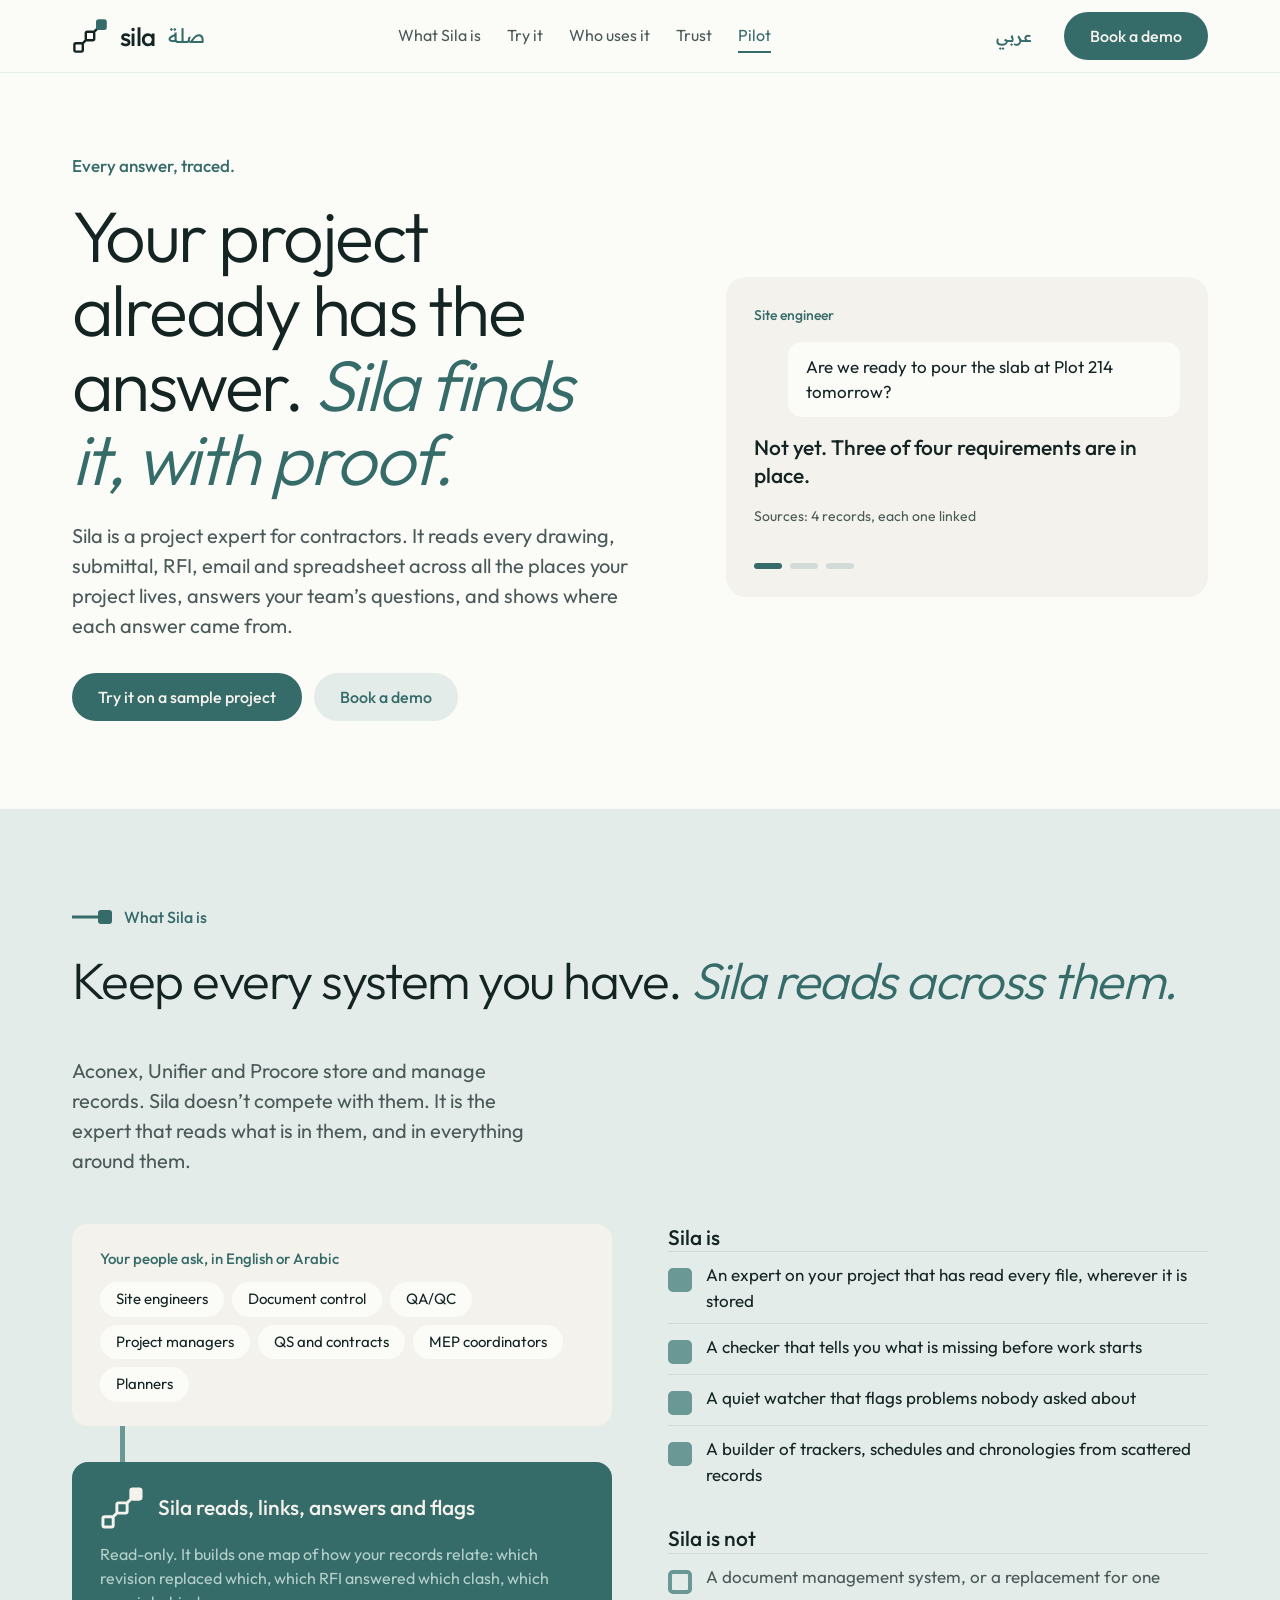
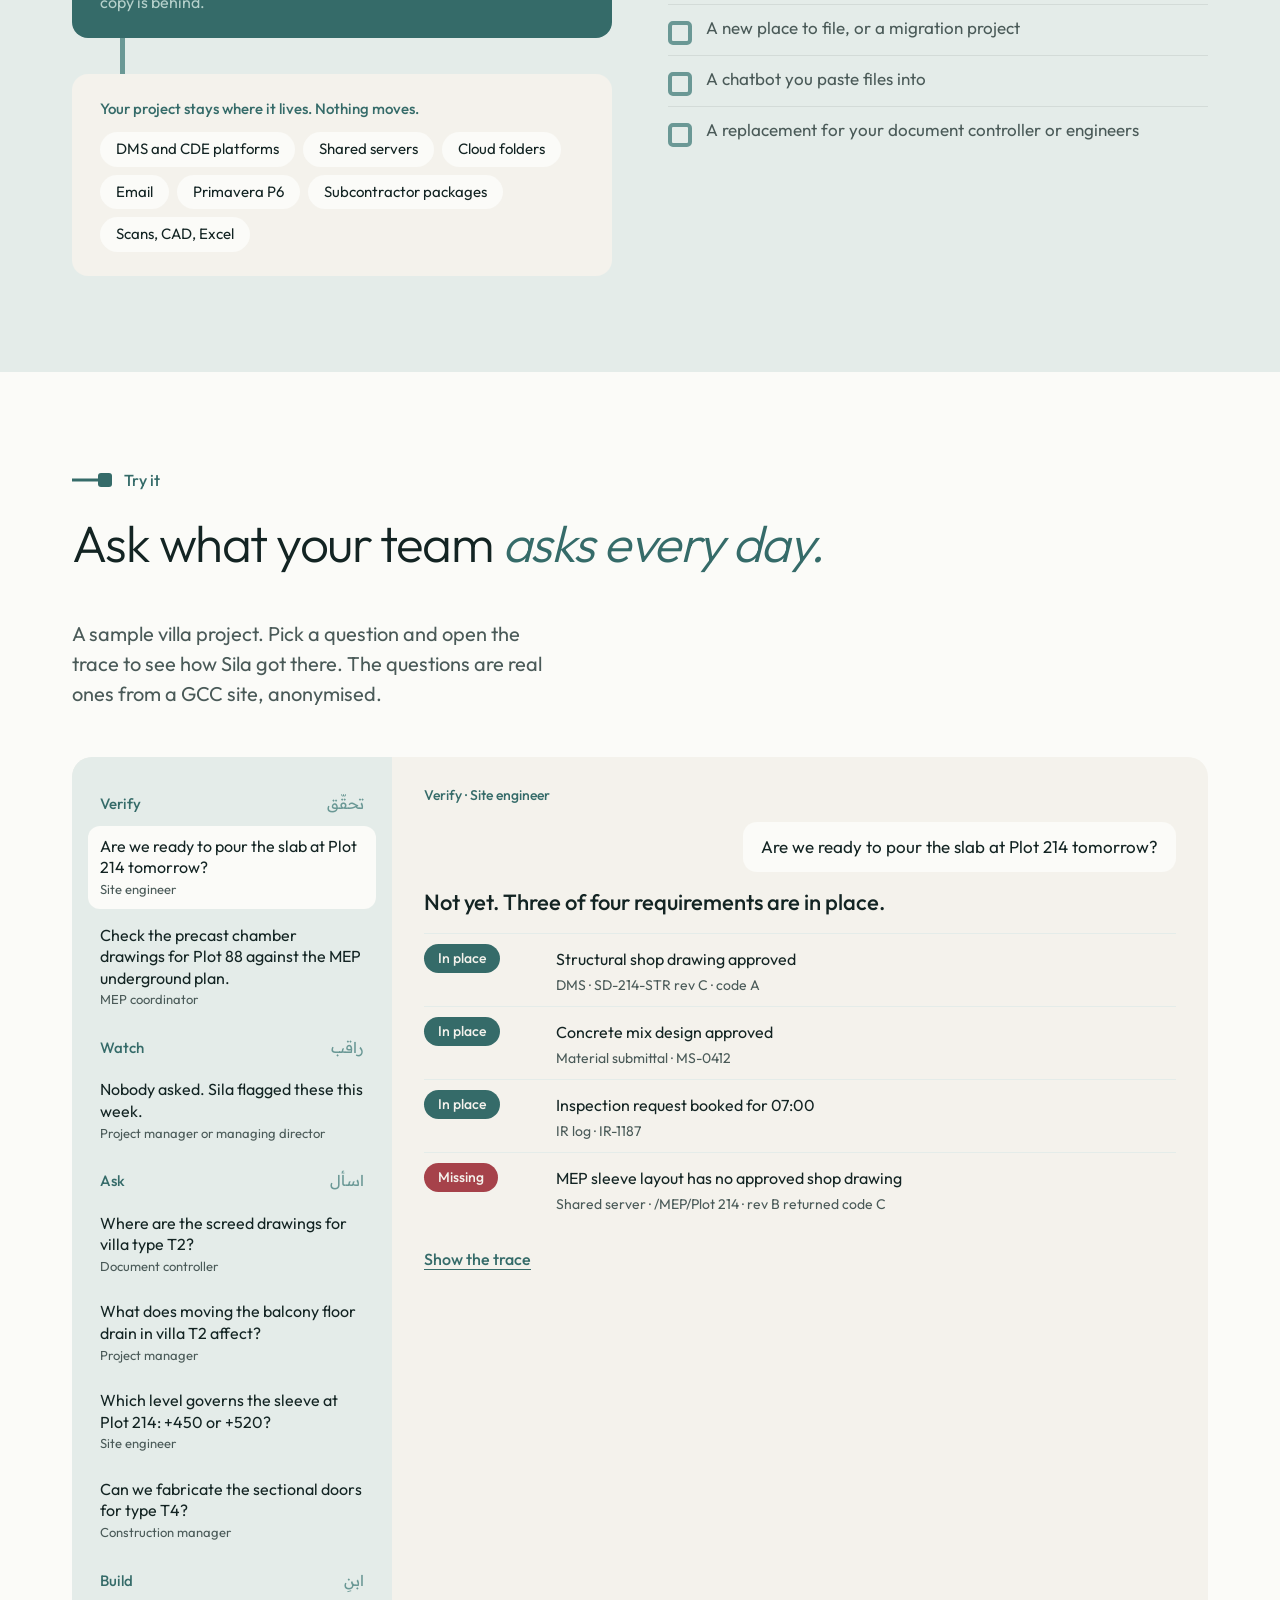
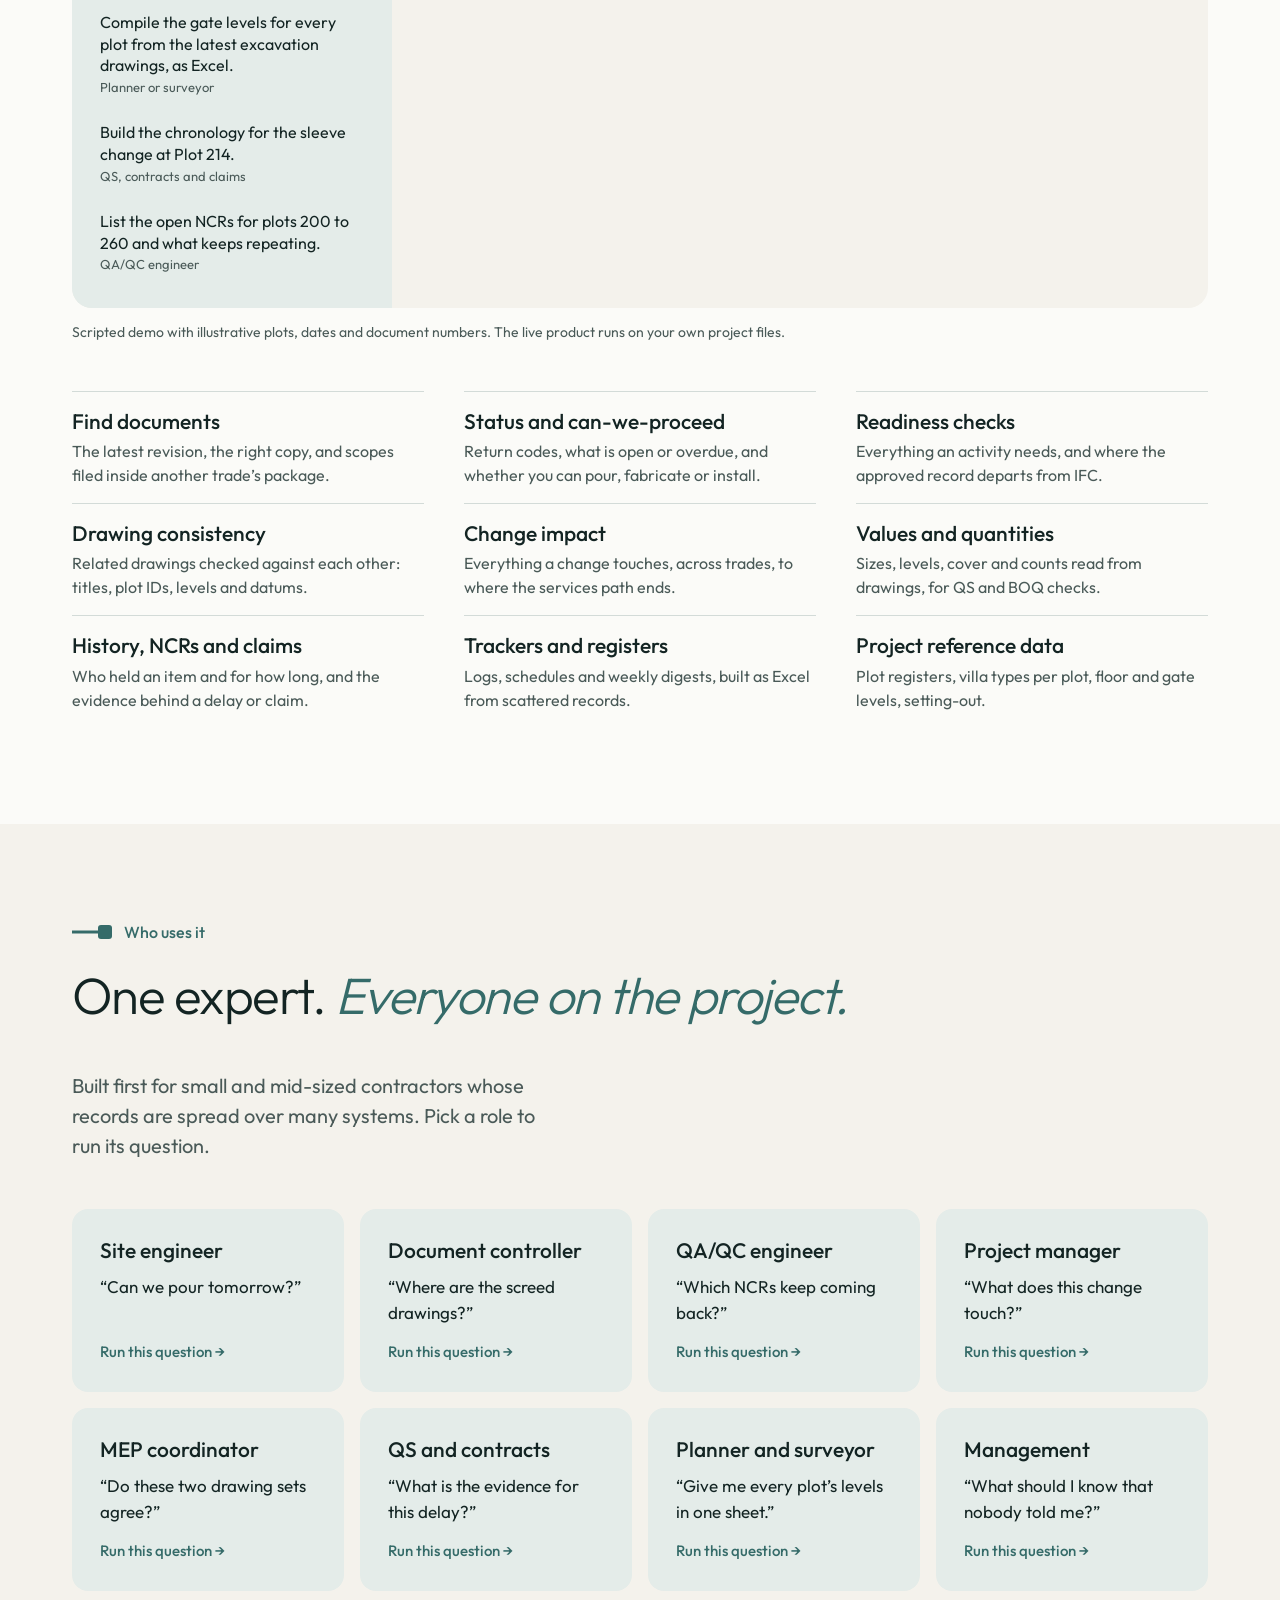
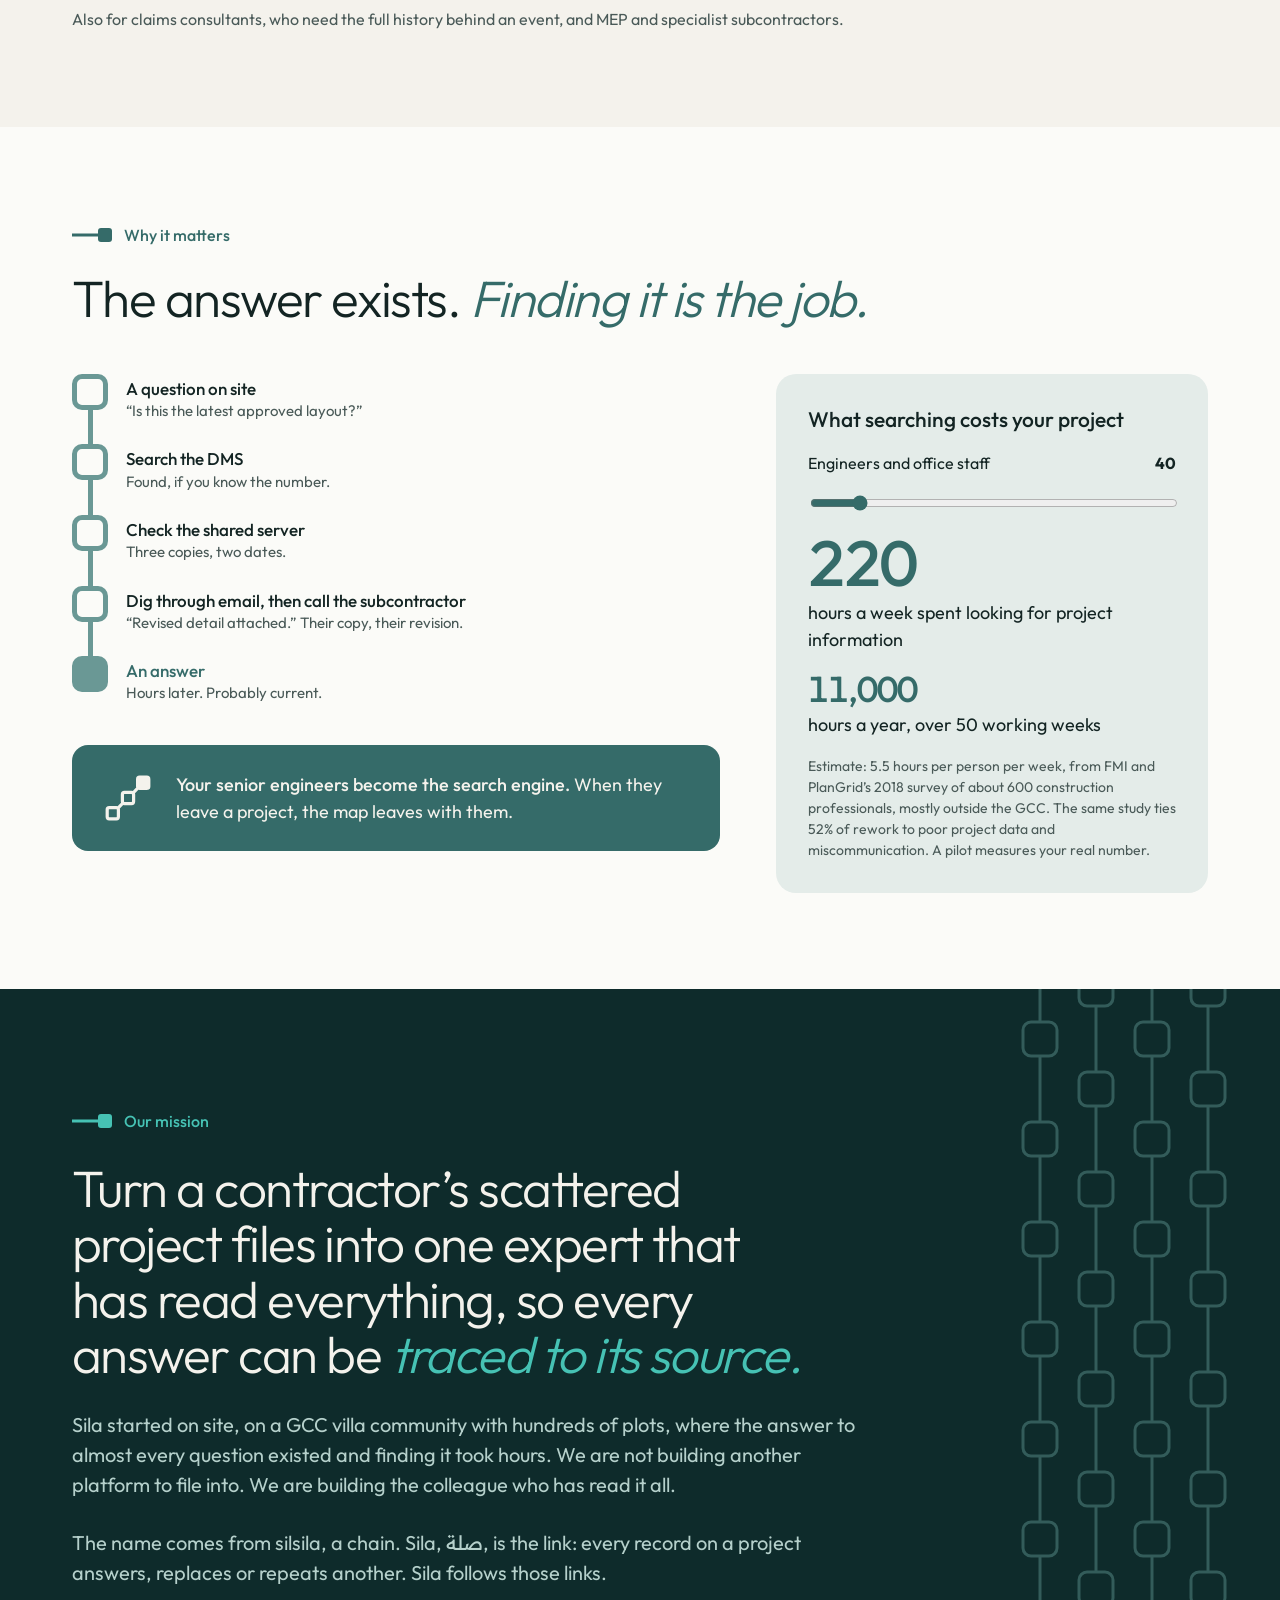
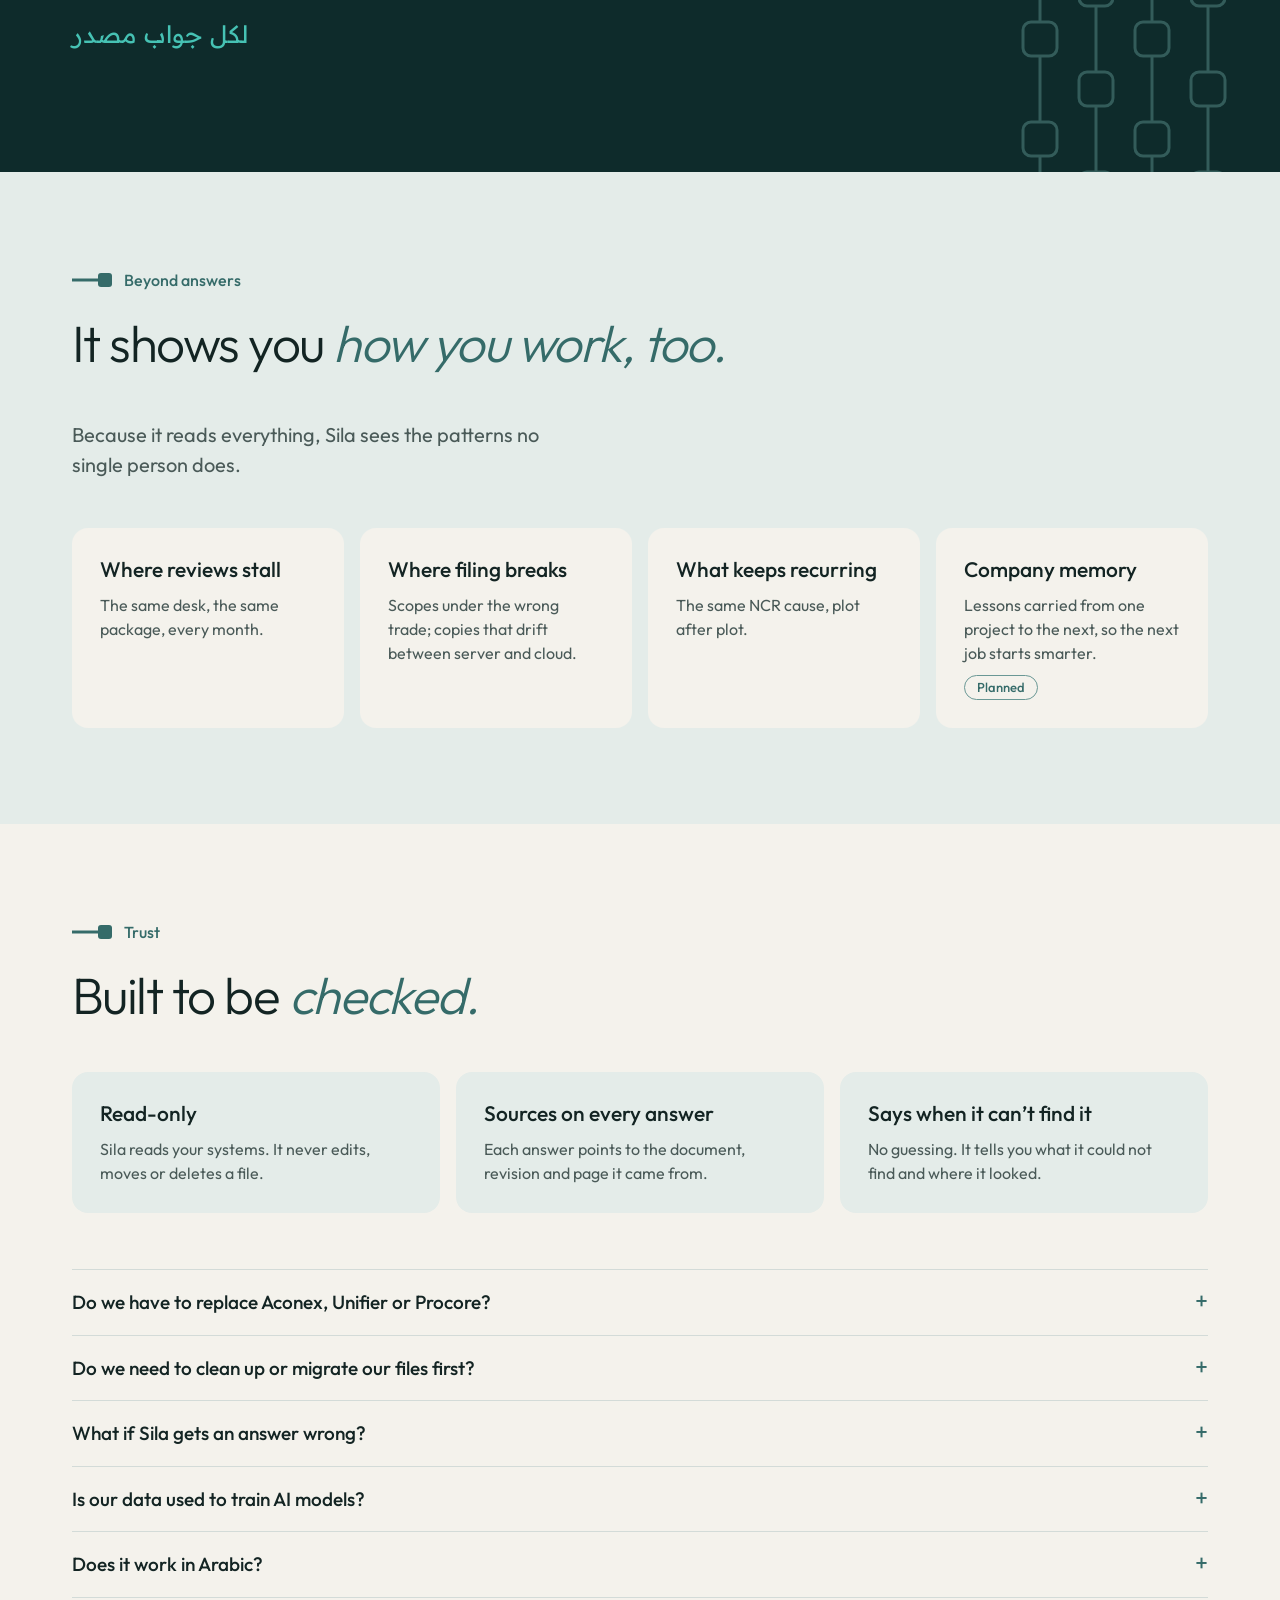
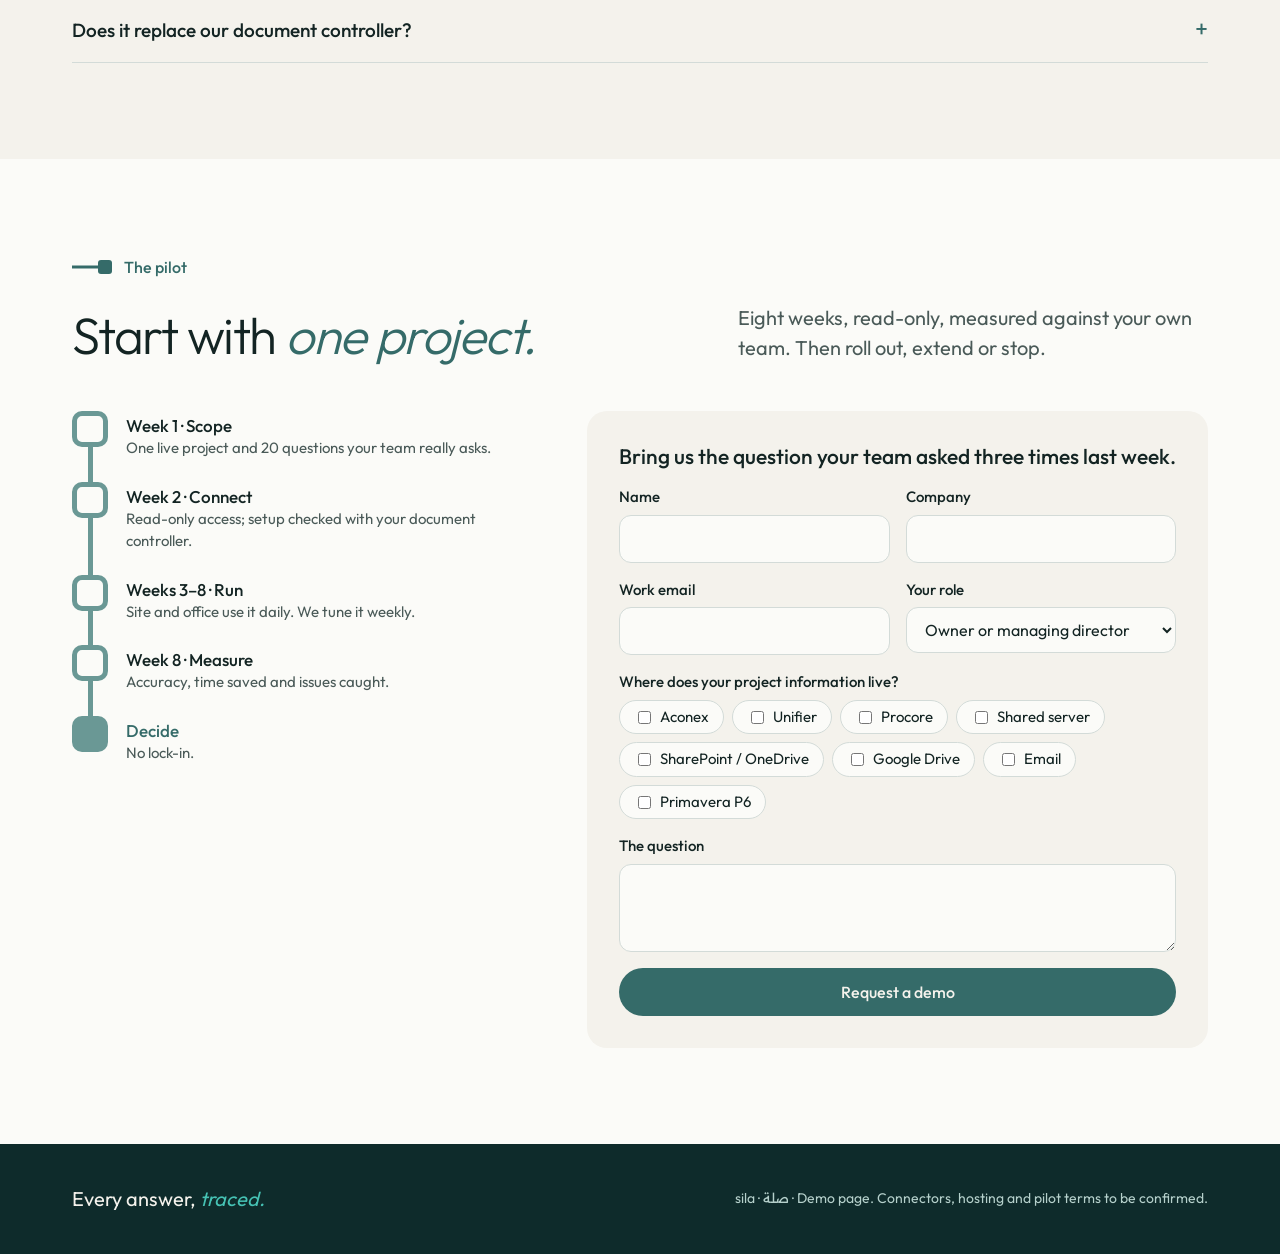
<file: index.html>
<!DOCTYPE html>
<html lang="en" dir="ltr">
<head>
<meta charset="utf-8">
<meta name="viewport" content="width=device-width, initial-scale=1">
<title>Sila · Every answer, traced.</title>
<meta name="description" content="Sila is a project expert for contractors. It reads every drawing, submittal, RFI and email across all your systems, and shows where each answer came from.">
<link rel="icon" href="favicon.svg" type="image/svg+xml">
<meta property="og:title" content="Sila · Every answer, traced.">
<meta property="og:description" content="The project expert that has read every file. For contractors, in English and Arabic.">
<link rel="preconnect" href="https://fonts.googleapis.com">
<link rel="preconnect" href="https://fonts.gstatic.com" crossorigin>
<link href="https://fonts.googleapis.com/css2?family=Outfit:wght@300;400;500&family=Readex+Pro:wght@300;400;500&display=swap" rel="stylesheet">
<style>
/* Sila public site. Layout idea: the product is the page. A working console carries the story;
   calm alternating grounds, light headings with one italic teal phrase, the chain as the only diagram,
   Root + chain pattern reserved for the mission band. */
:root{
  --teal:#356B69; --root:#0E2B2B; --thread:#46C2B4; --vellum:#F4F2EC; --mist:#E4ECE9; --white:#FBFBF8;
  --ink:#132423; --body:#4A5A58; --pale:#B5D0CB; --line:#6A9895; --hair:#D3DBD8;
  --in:#356B69; --pending:#3A6EA5; --missing:#A6424A; --super:#636E6D;
  --latin:'Petrov Sans','Outfit','Readex Pro',Arial,sans-serif;
  --arabic:'Readex Pro',Arial,sans-serif;
  --wrap:1200px; color-scheme:light;
}
*{box-sizing:border-box}
html{scroll-behavior:smooth;scroll-padding-top:88px}
@media (prefers-reduced-motion:reduce){html{scroll-behavior:auto}}
body{margin:0;background:var(--white);color:var(--ink);font-family:var(--latin);font-size:18px;line-height:1.5;-webkit-font-smoothing:antialiased}
html[lang="ar"] body{font-family:var(--arabic)}
h1,h2,h3,h4,p,ul{margin:0} ul{padding:0;list-style:none}
a{color:inherit} button,input,select,textarea{font:inherit;color:inherit}
:focus-visible{outline:3px solid var(--thread);outline-offset:3px;border-radius:6px}
.wrap{max-width:var(--wrap);margin:0 auto;padding:0 32px}
section{padding:96px 0}
.bg-white{background:var(--white)} .bg-mist{background:var(--mist)} .bg-vellum{background:var(--vellum)} .bg-root{background:var(--root);color:var(--vellum)}
.mark{flex-shrink:0;color:var(--ink);--top:var(--teal)}

.label{display:flex;align-items:center;gap:12px;font-size:16px;font-weight:500;color:var(--teal);margin-bottom:24px}
html[dir="rtl"] .label svg{transform:scaleX(-1)}
.bg-root .label{color:var(--thread)}
h1{font-size:clamp(42px,5.6vw,76px);font-weight:300;letter-spacing:-0.035em;line-height:1.04;text-wrap:balance}
h2{font-size:clamp(32px,4vw,54px);font-weight:300;letter-spacing:-0.03em;line-height:1.08;text-wrap:balance}
h1 i,h2 i{color:var(--teal)} .bg-root h2 i{color:var(--thread)}
html[lang="ar"] h1,html[lang="ar"] h2{letter-spacing:0;line-height:1.35}
html[lang="ar"] h1 i,html[lang="ar"] h2 i{font-style:normal}
h3{font-size:21px;font-weight:500;line-height:1.3}
h4{font-size:15px;font-weight:500;color:var(--teal)}
.lead{font-size:20px;color:var(--body);max-width:60ch}
.head{display:flex;justify-content:space-between;align-items:flex-end;gap:48px;margin-bottom:48px;flex-wrap:wrap}
.head .lead{max-width:470px}
.note{font-size:14px;color:var(--body)}

.btn{display:inline-flex;align-items:center;justify-content:center;font-size:16px;font-weight:500;padding:12px 26px;border-radius:28px;border:0;text-decoration:none;cursor:pointer}
.btn-primary{background:var(--teal);color:var(--vellum)} .btn-primary:hover{background:#2C5B59}
.btn-secondary{background:var(--mist);color:var(--teal)} .btn-secondary:hover{background:#D7E3DF}
.bg-mist .btn-secondary{background:var(--vellum)}
.pill{display:inline-block;font-size:14px;font-weight:500;color:var(--vellum);padding:4px 14px;border-radius:20px;white-space:nowrap}
.p-in{background:var(--in)} .p-pending{background:var(--pending)} .p-missing{background:var(--missing)} .p-super{background:var(--super)}
.chip{display:inline-block;font-size:15px;padding:6px 16px;border-radius:20px;background:var(--white);color:var(--ink)}

/* nav */
.nav{position:sticky;top:0;z-index:20;background:rgba(251,251,248,.94);backdrop-filter:blur(8px);border-bottom:1px solid var(--mist)}
.nav .wrap{display:flex;align-items:center;gap:24px;height:72px}
.brand{display:flex;align-items:center;gap:12px;text-decoration:none}
.brand b{font-size:26px;font-weight:500;letter-spacing:-0.02em;font-family:var(--latin)}
.brand .ar{font-family:var(--arabic);font-size:20px;color:var(--teal)}
.links{flex:1;display:flex;gap:26px;justify-content:center}
.links a{font-size:16px;color:var(--body);text-decoration:none;padding:4px 0;border-bottom:2px solid transparent}
.links a:hover,.links a.on{color:var(--teal)} .links a.on{border-color:var(--teal)}
.lang,.menu{font-size:16px;font-weight:500;color:var(--teal);background:none;border:0;cursor:pointer;padding:8px}
.menu{display:none}

/* hero */
.hero{padding:80px 0 88px}
.hero .wrap{display:grid;grid-template-columns:1.1fr .9fr;gap:64px;align-items:center}
.kicker{font-size:17px;font-weight:500;color:var(--teal);margin-bottom:20px}
.hero .lead{margin:24px 0 32px}
.ctas{display:flex;gap:12px;flex-wrap:wrap}
.peek{background:var(--vellum);border-radius:20px;padding:28px;display:flex;flex-direction:column;gap:16px;min-height:320px}
.peek .who{font-size:14px;font-weight:500;color:var(--teal)}
.bubble{align-self:flex-end;background:var(--white);border-radius:14px;padding:12px 18px;font-size:17px;max-width:92%}
.peek .ans{font-size:21px;font-weight:500;line-height:1.35}
.peek .src{font-size:14px;color:var(--body)}
.dots{display:flex;gap:8px;margin-top:auto}
.dots button{width:28px;height:6px;border-radius:3px;border:0;background:var(--hair);cursor:pointer;padding:0}
.dots button.on{background:var(--teal)}

/* fit */
.fit{display:grid;grid-template-columns:1fr 1fr;gap:56px;align-items:start}
.stack{display:flex;flex-direction:column}
.layer{border-radius:16px;padding:24px 28px;display:flex;flex-direction:column;gap:12px;background:var(--vellum)}
.layer.sila{background:var(--teal);color:var(--vellum)} .layer.sila p{color:var(--pale);font-size:16px}
.layer.sila .lrow{display:flex;align-items:center;gap:14px} .layer.sila .mark{color:var(--vellum);--top:var(--vellum)}
.layer .chips{display:flex;flex-wrap:wrap;gap:8px}
.join{height:36px;width:5px;background:var(--line);margin-inline-start:48px}
.isnt{display:flex;flex-direction:column;gap:28px}
.isnt li{display:flex;gap:14px;align-items:flex-start;padding:10px 0;border-top:1px solid var(--hair);font-size:17px}
.isnt li::before{content:"";width:16px;height:16px;margin-top:6px;flex-shrink:0;border-radius:5px;border:4px solid var(--line)}
.isnt .yes li::before{background:var(--line)}
.isnt .no li{color:var(--body)}

/* console */
.console{display:grid;grid-template-columns:320px 1fr;background:var(--vellum);border-radius:20px;overflow:hidden;min-height:560px}
.qlist{background:var(--mist);padding:24px 16px;display:flex;flex-direction:column;gap:6px}
.qlist h4{padding:12px 12px 4px;display:flex;justify-content:space-between}
.qlist h4 span:last-child{font-family:var(--arabic);font-weight:400;color:var(--line)}
html[lang="ar"] .qlist h4 span:last-child{display:none}
.qbtn{text-align:start;background:none;border:0;border-radius:12px;padding:10px 12px;cursor:pointer;display:flex;flex-direction:column;gap:2px;font-size:16px;line-height:1.35}
.qbtn small{font-size:13px;color:var(--body)}
.qbtn:hover{background:rgba(251,251,248,.6)} .qbtn.on{background:var(--white)}
.qsel{display:none;width:100%;padding:12px;border-radius:12px;border:1px solid var(--hair);background:var(--white);font-size:16px}
.panel{padding:28px 32px;display:flex;flex-direction:column;gap:16px;min-width:0}
.panel .role{font-size:14px;font-weight:500;color:var(--teal)}
.panel .ans{font-size:22px;font-weight:500;line-height:1.35}
.rows{display:flex;flex-direction:column}
.row{display:grid;grid-template-columns:118px 1fr;gap:2px 14px;align-items:center;padding:10px 0;border-top:1px solid var(--mist);font-size:16px}
.row .src{grid-column:2;font-size:14px;color:var(--body)}
.typing{display:flex;gap:6px;padding:8px 0}
.typing i{width:8px;height:8px;border-radius:4px;background:var(--line);animation:blink 1s infinite}
.typing i:nth-child(2){animation-delay:.15s}.typing i:nth-child(3){animation-delay:.3s}
@keyframes blink{50%{opacity:.25}}
.tbl{overflow-x:auto;background:var(--white);border-radius:12px}
table{border-collapse:collapse;width:100%;font-size:15px;font-variant-numeric:tabular-nums}
th,td{text-align:start;padding:9px 14px;border-bottom:1px solid var(--mist);white-space:nowrap}
th{font-weight:500;color:var(--teal)}
.file{display:inline-flex;align-items:center;gap:10px;background:var(--white);border-radius:12px;padding:10px 16px;font-size:15px;align-self:flex-start}
.file b{font-weight:500;color:var(--vellum);background:var(--teal);border-radius:6px;padding:2px 8px;font-size:13px}
.flag{background:var(--white);border-radius:12px;padding:14px 18px;display:flex;flex-direction:column;gap:4px}
.flag h4{font-size:14px}.flag p{font-size:16px}.flag .src{font-size:14px;color:var(--body)}
.tracebtn{align-self:flex-start;background:none;border:0;padding:6px 0;color:var(--teal);font-size:16px;font-weight:500;cursor:pointer;text-decoration:underline;text-underline-offset:4px}
.trace{padding-top:8px}
.caps{display:grid;grid-template-columns:repeat(3,1fr);gap:0 40px;margin-top:48px}
.caps div{padding:16px 0;border-top:1px solid var(--hair);display:flex;flex-direction:column;gap:4px}
.caps p{font-size:16px;color:var(--body)}

/* chains */
.chain{display:grid;grid-template-columns:repeat(var(--n),1fr)}
.step{position:relative;display:flex;flex-direction:column;gap:20px;padding-inline-end:28px}
.node{width:48px;height:48px;border:5px solid var(--line);border-radius:12px;flex-shrink:0;position:relative;z-index:1}
.step:last-child .node{background:var(--line)}
.step:not(:last-child)::before{content:"";position:absolute;top:21px;inset-inline-start:48px;inset-inline-end:0;height:5px;background:var(--line)}
.step h3{font-size:19px} .step:last-child h3{color:var(--teal)} .step p{font-size:16px;color:var(--body)}
.vchain{display:flex;flex-direction:column}
.vchain .step{flex-direction:row;gap:18px;padding:0 0 22px}
.vchain .step > div{padding-top:4px}
.vchain .node{width:36px;height:36px;border-radius:10px}
.vchain .step:not(:last-child)::before{top:36px;bottom:0;inset-inline-start:15.5px;inset-inline-end:auto;width:5px;height:auto}
.vchain .step h3{font-size:17px} .vchain .step p{font-size:15px}
.vchain .step:last-child{padding-bottom:0}

/* cards */
.grid{display:grid;gap:16px} .g3{grid-template-columns:repeat(3,1fr)} .g4{grid-template-columns:repeat(4,1fr)} .g2{grid-template-columns:1fr 1fr}
.card{border-radius:16px;padding:28px;display:flex;flex-direction:column;gap:10px}
.bg-white .card{background:var(--mist)} .bg-mist .card{background:var(--vellum)} .bg-vellum .card{background:var(--mist)}
.card p{color:var(--body);font-size:16px}
.card .ask{color:var(--ink);font-size:17px}
.run{align-self:flex-start;margin-top:auto;background:none;border:0;padding:6px 0 0;color:var(--teal);font-size:15px;font-weight:500;cursor:pointer}
.run:hover{text-decoration:underline}
.soon{align-self:flex-start;font-size:13px;font-weight:500;color:var(--teal);border:1.5px solid var(--line);border-radius:20px;padding:2px 12px}

/* cost */
.cost{display:grid;grid-template-columns:1.2fr .8fr;gap:56px;align-items:start}
.calc{background:var(--mist);border-radius:20px;padding:32px;display:flex;flex-direction:column;gap:18px}
.calc label{font-size:16px;display:flex;justify-content:space-between;gap:12px}
.calc input[type=range]{width:100%;accent-color:var(--teal)}
.calc .big{font-size:clamp(48px,5vw,72px);font-weight:500;letter-spacing:-0.03em;line-height:1;color:var(--teal);font-variant-numeric:tabular-nums}
.calc .out{display:flex;flex-direction:column;gap:4px}

.bar{display:flex;align-items:center;gap:24px;background:var(--teal);color:var(--vellum);border-radius:16px;padding:26px 32px;margin-top:40px}
.bar p{font-size:18px} .bar b{font-weight:500} .bar .mark{color:var(--vellum);--top:var(--vellum)}

/* mission */
.mission{position:relative;overflow:hidden;padding:120px 0}
.mission canvas{position:absolute;top:0;inset-inline-end:48px;height:100%;width:240px;pointer-events:none}
.mission .inner{position:relative;max-width:820px;display:flex;flex-direction:column;gap:28px}
.mission h2{color:var(--vellum)}
.mission p{color:var(--pale);font-size:20px;max-width:62ch}
html[dir="ltr"] .mission .tag{text-align:left}
.mission .tag{font-family:var(--arabic);font-size:24px;color:var(--thread)}

/* faq */
details{border-top:1px solid var(--hair);padding:18px 0}
details:last-child{border-bottom:1px solid var(--hair)}
summary{cursor:pointer;font-size:19px;font-weight:500;list-style:none;display:flex;justify-content:space-between;gap:16px}
summary::-webkit-details-marker{display:none}
summary::after{content:"+";color:var(--teal);font-weight:400;font-size:24px;line-height:1}
details[open] summary::after{content:"–"}
details p{color:var(--body);font-size:17px;max-width:70ch;padding-top:10px}

/* pilot form */
.pilot{display:grid;grid-template-columns:.85fr 1.15fr;gap:56px;align-items:start}
form,.done{background:var(--vellum);border-radius:20px;padding:32px;display:flex;flex-direction:column;gap:16px}
.f2{display:grid;grid-template-columns:1fr 1fr;gap:16px}
.field{display:flex;flex-direction:column;gap:6px;font-size:15px;font-weight:500}
.field input,.field select,.field textarea{font-weight:400;font-size:16px;padding:11px 14px;border-radius:12px;border:1.5px solid var(--hair);background:var(--white);width:100%}
.field textarea{min-height:88px;resize:vertical}
.field .err{color:var(--missing);font-weight:400;font-size:14px;display:none}
.field.bad input,.field.bad textarea{border-color:var(--missing)} .field.bad .err{display:block}
.checks{display:flex;flex-wrap:wrap;gap:8px}
.checks label{font-size:15px;font-weight:400;background:var(--white);border:1.5px solid var(--hair);border-radius:20px;padding:5px 14px;cursor:pointer;display:flex;gap:6px;align-items:center}
.checks input{accent-color:var(--teal);width:auto;padding:0}
.done{display:none} .done pre{white-space:pre-wrap;font:inherit;font-size:15px;background:var(--white);border-radius:12px;padding:16px;margin:0}

footer{background:var(--root);color:var(--pale);padding:40px 0;font-size:14px}
footer .wrap{display:flex;justify-content:space-between;gap:24px;flex-wrap:wrap;align-items:center}
footer .tl{font-size:20px;color:var(--vellum)} footer .tl i{color:var(--thread)}

@media (max-width:960px){
  .hero .wrap,.fit,.cost,.pilot{grid-template-columns:1fr}
  .g4,.g3{grid-template-columns:1fr 1fr} .caps{grid-template-columns:1fr 1fr}
  .links{display:none;position:absolute;top:72px;inset-inline:0;background:var(--white);flex-direction:column;gap:0;padding:8px 32px 16px;border-bottom:1px solid var(--mist)}
  .links.open{display:flex} .links a{padding:12px 0}
  .menu{display:block} .nav .sp{flex:1}
  .console{grid-template-columns:1fr} .qlist{padding:16px} .qlist > *:not(.qsel){display:none} .qsel{display:block}
  .mission canvas{opacity:.3}
}
@media (max-width:640px){
  .wrap{padding:0 16px} section{padding:64px 0}
  .g4,.g3,.g2,.caps,.f2{grid-template-columns:1fr}
  .nav .btn{display:none} .links{padding-inline:16px}
  .chain{grid-template-columns:1fr}
  .chain .step{flex-direction:row;gap:20px;padding:0 0 28px} .chain .step > div{padding-top:8px}
  .chain .step:not(:last-child)::before{top:48px;bottom:0;inset-inline-start:21px;inset-inline-end:auto;width:5px;height:auto}
  .bar{flex-direction:column;align-items:flex-start}
  .row{grid-template-columns:1fr} .row .src{grid-column:1}
  .panel{padding:20px 16px}
}
</style>
</head>
<body>
<svg width="0" height="0" style="position:absolute" aria-hidden="true"><symbol id="mark" viewBox="0 0 120 120"><g fill="none" stroke="currentColor" stroke-width="8" stroke-linecap="round"><path d="M38 82 L44 76 M76 44 L82 38"/><rect x="8" y="84" width="28" height="28" rx="5"/><rect x="46" y="46" width="28" height="28" rx="5"/></g><rect x="84" y="8" width="28" height="28" rx="5" fill="var(--top)" stroke="var(--top)" stroke-width="8"/></symbol>
<symbol id="glyph" viewBox="0 0 40 16"><line x1="0" y1="8" x2="28" y2="8" stroke="currentColor" stroke-width="3"/><rect x="26" y="1" width="14" height="14" rx="3" fill="currentColor"/></symbol></svg>

<header class="nav">
  <div class="wrap">
    <a class="brand" href="#top" aria-label="Sila home"><svg class="mark" width="36" height="36"><use href="#mark"/></svg><b>sila</b><span class="ar">صلة</span></a>
    <nav class="links" id="links" aria-label="Main">
      <a href="#fit" data-k="n1">What Sila is</a>
      <a href="#try" data-k="n2">Try it</a>
      <a href="#who" data-k="n3">Who uses it</a>
      <a href="#trust" data-k="n4">Trust</a>
      <a href="#pilot" data-k="n5">Pilot</a>
    </nav>
    <span class="sp"></span>
    <button class="lang" id="lang" type="button" aria-label="Switch language"><span id="langlabel">عربي</span></button>
    <button class="menu" id="menu" type="button" aria-expanded="false" aria-controls="links" data-k="menu">Menu</button>
    <a class="btn btn-primary" href="#pilot" data-k="cta">Book a demo</a>
  </div>
</header>

<main id="top">
<section class="hero bg-white">
  <div class="wrap">
    <div>
      <p class="kicker" data-k="kick">Every answer, traced.</p>
      <h1 data-k="h1">Your project already has the answer. <i>Sila finds it, with proof.</i></h1>
      <p class="lead" data-k="hp">Sila is a project expert for contractors. It reads every drawing, submittal, RFI, email and spreadsheet across all the places your project lives, answers your team’s questions, and shows where each answer came from.</p>
      <div class="ctas"><a class="btn btn-primary" href="#try" data-k="c1">Try it on a sample project</a><a class="btn btn-secondary" href="#pilot" data-k="cta">Book a demo</a></div>
    </div>
    <div class="peek" aria-live="polite">
      <p class="who" id="pk-who"></p>
      <p class="bubble" id="pk-q"></p>
      <p class="ans" id="pk-a"></p>
      <p class="src" id="pk-s"></p>
      <div class="dots" id="pk-dots"></div>
    </div>
  </div>
</section>

<section class="bg-mist" id="fit">
  <div class="wrap">
    <div class="label"><svg width="40" height="16"><use href="#glyph"/></svg><span data-k="l1">What Sila is</span></div>
    <div class="head"><h2 data-k="h2a">Keep every system you have. <i>Sila reads across them.</i></h2>
      <p class="lead" data-k="h2ap">Aconex, Unifier and Procore store and manage records. Sila doesn’t compete with them. It is the expert that reads what is in them, and in everything around them.</p></div>
    <div class="fit">
      <div class="stack">
        <div class="layer"><h4 data-k="ly1">Your people ask, in English or Arabic</h4><div class="chips"><span class="chip" data-k="rl1">Site engineers</span><span class="chip" data-k="rl2">Document control</span><span class="chip" data-k="rl3">QA/QC</span><span class="chip" data-k="rl4">Project managers</span><span class="chip" data-k="rl5">QS and contracts</span><span class="chip" data-k="rl6">MEP coordinators</span><span class="chip" data-k="rl7">Planners</span></div></div>
        <div class="join"></div>
        <div class="layer sila"><div class="lrow"><svg class="mark" width="44" height="44"><use href="#mark"/></svg><h3 data-k="ly2">Sila reads, links, answers and flags</h3></div><p data-k="ly2p">Read-only. It builds one map of how your records relate: which revision replaced which, which RFI answered which clash, which copy is behind.</p></div>
        <div class="join"></div>
        <div class="layer"><h4 data-k="ly3">Your project stays where it lives. Nothing moves.</h4><div class="chips"><span class="chip" data-k="sy1">DMS and CDE platforms</span><span class="chip" data-k="sy2">Shared servers</span><span class="chip" data-k="sy3">Cloud folders</span><span class="chip" data-k="sy4">Email</span><span class="chip">Primavera P6</span><span class="chip" data-k="sy5">Subcontractor packages</span><span class="chip" data-k="sy6">Scans, CAD, Excel</span></div></div>
      </div>
      <div class="isnt">
        <div class="yes"><h3 data-k="is">Sila is</h3><ul>
          <li data-k="is1">An expert on your project that has read every file, wherever it is stored</li>
          <li data-k="is2">A checker that tells you what is missing before work starts</li>
          <li data-k="is3">A quiet watcher that flags problems nobody asked about</li>
          <li data-k="is4">A builder of trackers, schedules and chronologies from scattered records</li></ul></div>
        <div class="no"><h3 data-k="isn">Sila is not</h3><ul>
          <li data-k="isn1">A document management system, or a replacement for one</li>
          <li data-k="isn2">A new place to file, or a migration project</li>
          <li data-k="isn3">A chatbot you paste files into</li>
          <li data-k="isn4">A replacement for your document controller or engineers</li></ul></div>
      </div>
    </div>
  </div>
</section>

<section class="bg-white" id="try">
  <div class="wrap">
    <div class="label"><svg width="40" height="16"><use href="#glyph"/></svg><span data-k="l2">Try it</span></div>
    <div class="head"><h2 data-k="h2b">Ask what your team <i>asks every day.</i></h2>
      <p class="lead" data-k="h2bp">A sample villa project. Pick a question and open the trace to see how Sila got there. The questions are real ones from a GCC site, anonymised.</p></div>
    <div class="console">
      <div class="qlist" id="qlist"></div>
      <div class="panel" id="panel" aria-live="polite"></div>
    </div>
    <p class="note" style="margin-top:14px" data-k="demo">Scripted demo with illustrative plots, dates and document numbers. The live product runs on your own project files.</p>
    <div class="caps">
      <div><h3 data-k="cp1">Find documents</h3><p data-k="cp1p">The latest revision, the right copy, and scopes filed inside another trade’s package.</p></div>
      <div><h3 data-k="cp2">Status and can-we-proceed</h3><p data-k="cp2p">Return codes, what is open or overdue, and whether you can pour, fabricate or install.</p></div>
      <div><h3 data-k="cp3">Readiness checks</h3><p data-k="cp3p">Everything an activity needs, and where the approved record departs from IFC.</p></div>
      <div><h3 data-k="cp4">Drawing consistency</h3><p data-k="cp4p">Related drawings checked against each other: titles, plot IDs, levels and datums.</p></div>
      <div><h3 data-k="cp5">Change impact</h3><p data-k="cp5p">Everything a change touches, across trades, to where the services path ends.</p></div>
      <div><h3 data-k="cp6">Values and quantities</h3><p data-k="cp6p">Sizes, levels, cover and counts read from drawings, for QS and BOQ checks.</p></div>
      <div><h3 data-k="cp7">History, NCRs and claims</h3><p data-k="cp7p">Who held an item and for how long, and the evidence behind a delay or claim.</p></div>
      <div><h3 data-k="cp8">Trackers and registers</h3><p data-k="cp8p">Logs, schedules and weekly digests, built as Excel from scattered records.</p></div>
      <div><h3 data-k="cp9">Project reference data</h3><p data-k="cp9p">Plot registers, villa types per plot, floor and gate levels, setting-out.</p></div>
    </div>
  </div>
</section>

<section class="bg-vellum" id="who">
  <div class="wrap">
    <div class="label"><svg width="40" height="16"><use href="#glyph"/></svg><span data-k="l3">Who uses it</span></div>
    <div class="head"><h2 data-k="h2c">One expert. <i>Everyone on the project.</i></h2>
      <p class="lead" data-k="h2cp">Built first for small and mid-sized contractors whose records are spread over many systems. Pick a role to run its question.</p></div>
    <div class="grid g4" id="roles"></div>
  </div>
</section>

<section class="bg-white" id="cost">
  <div class="wrap">
    <div class="label"><svg width="40" height="16"><use href="#glyph"/></svg><span data-k="l4">Why it matters</span></div>
    <div class="head"><h2 data-k="h2d">The answer exists. <i>Finding it is the job.</i></h2></div>
    <div class="cost">
      <div>
        <div class="vchain">
          <div class="step"><span class="node"></span><div><h3 data-k="s1">A question on site</h3><p data-k="s1p">“Is this the latest approved layout?”</p></div></div>
          <div class="step"><span class="node"></span><div><h3 data-k="s2">Search the DMS</h3><p data-k="s2p">Found, if you know the number.</p></div></div>
          <div class="step"><span class="node"></span><div><h3 data-k="s3">Check the shared server</h3><p data-k="s3p">Three copies, two dates.</p></div></div>
          <div class="step"><span class="node"></span><div><h3 data-k="s4">Dig through email, then call the subcontractor</h3><p data-k="s4p">“Revised detail attached.” Their copy, their revision.</p></div></div>
          <div class="step"><span class="node"></span><div><h3 data-k="s5">An answer</h3><p data-k="s5p">Hours later. Probably current.</p></div></div>
        </div>
        <div class="bar"><svg class="mark" width="48" height="48"><use href="#mark"/></svg><p data-k="bar1"><b>Your senior engineers become the search engine.</b> When they leave a project, the map leaves with them.</p></div>
      </div>
      <div class="calc">
        <h3 data-k="k1">What searching costs your project</h3>
        <label for="staff"><span data-k="k2">Engineers and office staff</span><b id="staffv" dir="ltr">40</b></label>
        <input type="range" id="staff" min="5" max="300" step="5" value="40">
        <div class="out"><p class="big" id="hw" dir="ltr">220</p><p data-k="k3">hours a week spent looking for project information</p></div>
        <div class="out"><p class="big" id="hy" dir="ltr" style="font-size:36px">11,000</p><p data-k="k4">hours a year, over 50 working weeks</p></div>
        <p class="note" data-k="k5">Estimate: 5.5 hours per person per week, from FMI and PlanGrid’s 2018 survey of about 600 construction professionals, mostly outside the GCC. The same study ties 52% of rework to poor project data and miscommunication. A pilot measures your real number.</p>
      </div>
    </div>
  </div>
</section>

<section class="mission bg-root" id="mission">
  <canvas id="pattern" aria-hidden="true"></canvas>
  <div class="wrap"><div class="inner">
    <div class="label" style="margin:0"><svg width="40" height="16"><use href="#glyph"/></svg><span data-k="l5">Our mission</span></div>
    <h2 data-k="h2e">Turn a contractor’s scattered project files into one expert that has read everything, so every answer can be <i>traced to its source.</i></h2>
    <p data-k="m1">Sila started on site, on a GCC villa community with hundreds of plots, where the answer to almost every question existed and finding it took hours. We are not building another platform to file into. We are building the colleague who has read it all.</p>
    <p data-k="m2">The name comes from silsila, a chain. Sila, صلة, is the link: every record on a project answers, replaces or repeats another. Sila follows those links.</p>
    <p class="tag" dir="rtl">لكل جواب مصدر</p>
  </div></div>
</section>

<section class="bg-mist" id="more">
  <div class="wrap">
    <div class="label"><svg width="40" height="16"><use href="#glyph"/></svg><span data-k="l6">Beyond answers</span></div>
    <div class="head"><h2 data-k="h2f">It shows you <i>how you work, too.</i></h2>
      <p class="lead" data-k="h2fp">Because it reads everything, Sila sees the patterns no single person does.</p></div>
    <div class="grid g4">
      <div class="card"><h3 data-k="b1">Where reviews stall</h3><p data-k="b1p">The same desk, the same package, every month.</p></div>
      <div class="card"><h3 data-k="b2">Where filing breaks</h3><p data-k="b2p">Scopes under the wrong trade; copies that drift between server and cloud.</p></div>
      <div class="card"><h3 data-k="b3">What keeps recurring</h3><p data-k="b3p">The same NCR cause, plot after plot.</p></div>
      <div class="card"><h3 data-k="b4">Company memory</h3><p data-k="b4p">Lessons carried from one project to the next, so the next job starts smarter.</p><span class="soon" data-k="soon">Planned</span></div>
    </div>
  </div>
</section>

<section class="bg-vellum" id="trust">
  <div class="wrap">
    <div class="label"><svg width="40" height="16"><use href="#glyph"/></svg><span data-k="l7">Trust</span></div>
    <div class="head"><h2 data-k="h2g">Built to be <i>checked.</i></h2></div>
    <div class="grid g3" style="margin-bottom:56px">
      <div class="card"><h3 data-k="t1">Read-only</h3><p data-k="t1p">Sila reads your systems. It never edits, moves or deletes a file.</p></div>
      <div class="card"><h3 data-k="t2">Sources on every answer</h3><p data-k="t2p">Each answer points to the document, revision and page it came from.</p></div>
      <div class="card"><h3 data-k="t3">Says when it can’t find it</h3><p data-k="t3p">No guessing. It tells you what it could not find and where it looked.</p></div>
    </div>
    <div id="faq">
      <details><summary data-k="q1">Do we have to replace Aconex, Unifier or Procore?</summary><p data-k="a1">No. Sila is not a DMS and does not store your records. It reads from the systems you already run, plus the shared servers, inboxes and subcontractor packages those systems do not cover.</p></details>
      <details><summary data-k="q2">Do we need to clean up or migrate our files first?</summary><p data-k="a2">No. Messy servers, scanned approvals and inconsistent file names are the starting point. Your document controller reviews the setup before go-live.</p></details>
      <details><summary data-k="q3">What if Sila gets an answer wrong?</summary><p data-k="a3">Every answer shows its sources, so anyone can check it in seconds. Where records conflict, Sila reports both and says which is newer; it does not pick one unless an instruction or RFI settles it.</p></details>
      <details><summary data-k="q4">Is our data used to train AI models?</summary><p data-k="a4">Your project data is never used to train models for anyone else. Hosting region: [to confirm].</p></details>
      <details><summary data-k="q5">Does it work in Arabic?</summary><p data-k="a5">Yes. Ask in Arabic, English or a mix. Sources stay in their original language.</p></details>
      <details><summary data-k="q6">Does it replace our document controller?</summary><p data-k="a6">No. It takes the “can you find me” requests off their desk. Filing, transmittals and control of the record stay with your team.</p></details>
    </div>
  </div>
</section>

<section class="bg-white" id="pilot">
  <div class="wrap">
    <div class="label"><svg width="40" height="16"><use href="#glyph"/></svg><span data-k="l8">The pilot</span></div>
    <div class="head"><h2 data-k="h2h">Start with <i>one project.</i></h2>
      <p class="lead" data-k="h2hp">Eight weeks, read-only, measured against your own team. Then roll out, extend or stop.</p></div>
    <div class="pilot">
      <div class="vchain">
        <div class="step"><span class="node"></span><div><h3 data-k="p1">Week 1 · Scope</h3><p data-k="p1p">One live project and 20 questions your team really asks.</p></div></div>
        <div class="step"><span class="node"></span><div><h3 data-k="p2">Week 2 · Connect</h3><p data-k="p2p">Read-only access; setup checked with your document controller.</p></div></div>
        <div class="step"><span class="node"></span><div><h3 data-k="p3">Weeks 3–8 · Run</h3><p data-k="p3p">Site and office use it daily. We tune it weekly.</p></div></div>
        <div class="step"><span class="node"></span><div><h3 data-k="p4">Week 8 · Measure</h3><p data-k="p4p">Accuracy, time saved and issues caught.</p></div></div>
        <div class="step"><span class="node"></span><div><h3 data-k="p5">Decide</h3><p data-k="p5p">No lock-in.</p></div></div>
      </div>
      <div>
        <form id="form" novalidate>
          <h3 data-k="f0">Bring us the question your team asked three times last week.</h3>
          <div class="f2">
            <div class="field" id="fd-name"><label for="f-name" data-k="f1">Name</label><input id="f-name" autocomplete="name"><span class="err" data-k="e1">Enter your name.</span></div>
            <div class="field" id="fd-co"><label for="f-co" data-k="f2">Company</label><input id="f-co" autocomplete="organization"><span class="err" data-k="e2">Enter your company.</span></div>
          </div>
          <div class="f2">
            <div class="field" id="fd-mail"><label for="f-mail" data-k="f3">Work email</label><input id="f-mail" type="email" autocomplete="email" dir="ltr"><span class="err" data-k="e3">Enter a valid email address.</span></div>
            <div class="field"><label for="f-role" data-k="f4">Your role</label><select id="f-role">
              <option data-k="o1">Owner or managing director</option><option data-k="o2">Project or construction manager</option><option data-k="o3">Site or technical engineer</option><option data-k="o4">Document controller</option><option data-k="o5">QA/QC</option><option data-k="o6">QS, contracts or claims</option><option data-k="o7">Other</option></select></div>
          </div>
          <div class="field"><span data-k="f5">Where does your project information live?</span>
            <div class="checks" id="f-sys">
              <label><input type="checkbox" value="Aconex">Aconex</label><label><input type="checkbox" value="Unifier">Unifier</label><label><input type="checkbox" value="Procore">Procore</label>
              <label><input type="checkbox" value="Shared server"><span data-k="x1">Shared server</span></label><label><input type="checkbox" value="SharePoint / OneDrive">SharePoint / OneDrive</label>
              <label><input type="checkbox" value="Google Drive">Google Drive</label><label><input type="checkbox" value="Email"><span data-k="x2">Email</span></label><label><input type="checkbox" value="Primavera P6">Primavera P6</label>
            </div></div>
          <div class="field" id="fd-q"><label for="f-q" data-k="f6">The question</label><textarea id="f-q"></textarea><span class="err" data-k="e4">Write one question from your project.</span></div>
          <button class="btn btn-primary" type="submit" data-k="f7">Request a demo</button>
        </form>
        <div class="done" id="done" tabindex="-1">
          <h3 data-k="d1">Your request is ready.</h3>
          <p class="note" data-k="d2">This demo page is not connected to an inbox yet, so nothing was sent. Copy the request below.</p>
          <pre id="summary"></pre>
          <div class="ctas"><button class="btn btn-primary" type="button" id="copy" data-k="d3">Copy request</button><button class="btn btn-secondary" type="button" id="again" data-k="d4">Edit</button></div>
        </div>
      </div>
    </div>
  </div>
</section>
</main>

<footer><div class="wrap">
  <p class="tl" data-k="ft">Every answer, <i>traced.</i></p>
  <span data-k="foot">sila · صلة · Demo page. Connectors, hosting and pilot terms to be confirmed.</span>
</div></footer>

<script>
let lang = 'en';
const L = x => Array.isArray(x) ? x[lang === 'ar' ? 1 : 0] : x;
const $ = id => document.getElementById(id);
const PILL = {in:['In place','جاهز'], missing:['Missing','ناقص'], pending:['Pending','قيد الانتظار'], super:['Superseded','ملغى']};
const FN = {verify:['Verify','تحقّق'], watch:['Watch','راقب'], ask:['Ask','اسأل'], build:['Build','ابنِ']};
const FNAR = {verify:'تحقّق', watch:'راقب', ask:'اسأل', build:'ابنِ'};

const DEMO = [
 {id:'pour', fn:'verify', role:['Site engineer','مهندس الموقع'], q:['Are we ready to pour the slab at Plot 214 tomorrow?','هل نحن جاهزون لصب البلاطة في القطعة 214 غدًا؟'],
  a:['Not yet. Three of four requirements are in place.','ليس بعد. ثلاثة من أربعة متطلبات جاهزة.'],
  rows:[['in',['Structural shop drawing approved','المخطط التنفيذي الإنشائي معتمد'],'DMS · SD-214-STR rev C · code A'],
        ['in',['Concrete mix design approved','تصميم الخلطة الخرسانية معتمد'],'Material submittal · MS-0412'],
        ['in',['Inspection request booked for 07:00','طلب الفحص محجوز الساعة 07:00'],'IR log · IR-1187'],
        ['missing',['MEP sleeve layout has no approved shop drawing','مخطط فتحات الأعمال الكهروميكانيكية بلا مخطط تنفيذي معتمد'],'Shared server · /MEP/Plot 214 · rev B returned code C']],
  trace:[[['Read the pour requirements','قراءة متطلبات الصب'],['Method statement MS-CON-03, section 4','بيان طريقة العمل MS-CON-03، البند 4']],
         [['Checked each one in the DMS','التحقق من كل متطلب في نظام المستندات'],['Three found with approval stamps','وُجدت ثلاثة بأختام الاعتماد']],
         [['Looked for the sleeve layout everywhere','البحث عن مخطط الفتحات في كل المصادر'],['DMS, shared server and email: latest is rev B, returned','نظام المستندات والخادم والبريد: الأحدث المراجعة B، مُعادة']],
         [['Answer','الجواب'],['Not ready: one item missing','غير جاهز: بند واحد ناقص']]]},
 {id:'check', fn:'verify', role:['MEP coordinator','منسق الأعمال الكهروميكانيكية'], q:['Check the precast chamber drawings for Plot 88 against the MEP underground plan.','راجع مخططات الغرف مسبقة الصب للقطعة 88 مقابل مخطط الخدمات تحت الأرض.'],
  a:['Two mismatches. Titles, plot ID and datum agree.','اختلافان. العناوين ورقم القطعة والمنسوب المرجعي متطابقة.'],
  rows:[['in',['Titles and plot ID match on every sheet','العناوين ورقم القطعة متطابقة في كل اللوحات'],'PC-088-01 to 04 · MEP-UG-088'],
        ['in',['Same datum on both sets','المنسوب المرجعي نفسه في المجموعتين'],'General notes, both sets'],
        ['missing',['Manhole MH-3 invert level: 1.85 on precast, 1.70 on MEP','منسوب قاع غرفة التفتيش MH-3: 1.85 في مسبق الصب و1.70 في الكهروميكانيك'],'PC-088-02 · MEP-UG-088 rev D', ['Mismatch','اختلاف']],
        ['missing',['Gully trap GT-2 cover level differs by 50 mm','منسوب غطاء المصيدة GT-2 يختلف 50 مم'],'PC-088-03 · MEP-UG-088 rev D', ['Mismatch','اختلاف']]],
  trace:[[['Matched the two drawing sets','مطابقة مجموعتي المخططات'],['By plot ID in every title block','برقم القطعة في كل خانة عنوان']],
         [['Read every chamber level','قراءة منسوب كل غرفة'],['11 chambers on each set','11 غرفة في كل مجموعة']],
         [['Compared them one by one','المقارنة واحدة بواحدة'],['9 agree, 2 differ','9 متطابقة و2 مختلفتان']],
         [['Answer','الجواب'],['Reports both values; does not choose','يعرض القيمتين ولا يختار']]]},
 {id:'screed', fn:'ask', role:['Document controller','مراقب الوثائق'], q:['Where are the screed drawings for villa type T2?','أين مخططات السكريد لفيلا النوع T2؟'],
  a:['Inside the tiling shop drawings. Nothing is filed under “screed”.','ضمن المخططات التنفيذية للتبليط. لا شيء محفوظ باسم «سكريد».'],
  rows:[['in',['Screed layouts are sheets 6 to 9 of the tiling package','مخططات السكريد هي اللوحات 6 إلى 9 من حزمة التبليط'],'DMS · SD-T2-TIL-014 rev B · code B'],
        ['in',['Certified by the screed subcontractor','مصدّقة من مقاول السكريد'],'Cover sheet stamp'],
        ['pending',['Sheet 8 has a comment still open','اللوحة 8 عليها ملاحظة مفتوحة'],'Consultant return, comment 3']],
  trace:[[['Searched “screed”','البحث عن «سكريد»'],['No package with that name','لا حزمة بهذا الاسم']],
         [['Checked the packages that host it','فحص الحزم التي قد تحتويه'],['Tiling, finishes, waterproofing','التبليط والتشطيبات والعزل']],
         [['Read inside the tiling package','القراءة داخل حزمة التبليط'],['Four sheets titled screed layout','أربع لوحات بعنوان مخطط السكريد']],
         [['Answer','الجواب'],['Found, with the sheet numbers','وُجدت، مع أرقام اللوحات']]]},
 {id:'drain', fn:'ask', role:['Project manager','مدير المشروع'], q:['What does moving the balcony floor drain in villa T2 affect?','ما الذي يتأثر بنقل مصرف أرضية الشرفة في فيلا T2؟'],
  a:['Five packages, down to the gully trap. One is already overdue.','خمس حزم، حتى مصيدة الصرف. إحداها متأخرة أصلًا.'],
  rows:[['in',['Screed falls and tiling setting-out','ميول السكريد وتوزيع البلاط'],'SD-T2-TIL-014 rev B'],
        ['in',['Balcony waterproofing detail','تفصيل عزل الشرفة'],'SD-T2-WP-006 rev A'],
        ['in',['Slab opening on the structural GA','فتحة البلاطة في المخطط الإنشائي العام'],'SD-T2-STR-021 rev C'],
        ['in',['Underground drainage and gully trap','الصرف تحت الأرض ومصيدة الصرف'],'MEP-UG-T2 rev D'],
        ['pending',['Coordination layout not yet submitted','مخطط التنسيق لم يُقدَّم بعد'],'Due 14 days ago · DMS register', ['Overdue','متأخر']]],
  trace:[[['Found the drain on the balcony drawings','إيجاد المصرف في مخططات الشرفة'],['Architectural and tiling sets','المعماري والتبليط']],
         [['Followed the pipe down','تتبّع الماسورة نزولًا'],['Slab, riser, underground run','البلاطة، الصاعد، الخط الأرضي']],
         [['Listed every trade on the path','حصر كل تخصص على المسار'],['Including ones the question did not name','بما فيها ما لم يذكره السؤال']],
         [['Answer','الجواب'],['Five packages and one overdue item','خمس حزم وبند متأخر']]]},
 {id:'sleeve', fn:'ask', role:['Site engineer','مهندس الموقع'], q:['Which level governs the sleeve at Plot 214: +450 or +520?','أي منسوب يحكم الفتحة في القطعة 214: 450+ أم 520+؟'],
  a:['+520. The RFI reply moved it. The latest shop drawing still shows +450.','520+. ردّ الاستفسار غيّره. وآخر مخطط تنفيذي ما زال يظهر 450+.'],
  rows:[['super',['IFC drawing shows +450','مخطط IFC يظهر 450+'],'IFC · A-214-301 rev 2'],
        ['in',['RFI reply moves the sleeve to +520 to clear a beam','ردّ الاستفسار ينقل الفتحة إلى 520+ لتفادي كمرة'],'RFI-0338 · answered 2 Apr', ['Governs','يحكم']],
        ['missing',['Shop drawing rev B still shows +450','المخطط التنفيذي المراجعة B ما زال يظهر 450+'],'SD-214-MEP-009 rev B', ['Resubmit','يُعاد تقديمه']]],
  trace:[[['IFC drawing','مخطط IFC'],['+450','450+']],[['RFI raised: clash with beam','استفسار: تعارض مع كمرة'],['5 Mar','5 مارس']],
         [['Consultant reply','ردّ الاستشاري'],['+520, 2 Apr','520+، 2 أبريل']],[['Answer','الجواب'],['The reply is the later instruction','الرد هو التعليمات الأحدث']]]},
 {id:'doors', fn:'ask', role:['Construction manager','مدير التنفيذ'], q:['Can we fabricate the sectional doors for type T4?','هل يمكن تصنيع الأبواب المقطعية للنوع T4؟'],
  a:['Not yet. The shop drawing came back code C and has not been resubmitted.','ليس بعد. المخطط التنفيذي عاد بالرمز C ولم يُعَد تقديمه.'],
  rows:[['in',['Material submittal approved','اعتماد المواد صادر'],'MS-0571 · code A'],
        ['missing',['Shop drawing returned: opening width to be confirmed','المخطط التنفيذي مُعاد: عرض الفتحة يحتاج تأكيدًا'],'SD-T4-SD-003 rev A · code C', ['Returned','مُعاد']],
        ['pending',['Resubmission outstanding for 12 days','إعادة التقديم معلّقة منذ 12 يومًا'],'Subcontractor transmittal log', ['Overdue','متأخر']]],
  trace:[[['Found the door package','إيجاد حزمة الأبواب'],['Filed under steel works','محفوظة ضمن الأعمال المعدنية']],[['Read the latest return','قراءة آخر ردّ'],['Code C, two comments','الرمز C، ملاحظتان']],
         [['Checked for a resubmission','البحث عن إعادة تقديم'],['None in DMS, server or email','لا شيء في النظام أو الخادم أو البريد']],[['Answer','الجواب'],['Not released for fabrication','غير مُفرج عنها للتصنيع']]]},
 {id:'levels', fn:'build', role:['Planner or surveyor','المخطِّط أو المسّاح'], q:['Compile the gate levels for every plot from the latest excavation drawings, as Excel.','اجمع مناسيب البوابات لكل القطع من أحدث مخططات الحفر في ملف Excel.'],
  a:['Done. 212 plots, each level with the drawing it came from.','تم. 212 قطعة، وكل منسوب مع المخطط الذي جاء منه.'],
  table:{cols:[['Plot','القطعة'],['Villa type','نوع الفيلا'],['Floor level','منسوب الأرضية'],['Gate level','منسوب البوابة'],['Source','المصدر']],
         rows:[['PH1-N1-12','T2','+3.45','+3.10','EXC-112 rev C'],['PH1-N1-13','T4A','+3.60','+3.25','EXC-113 rev B'],['PH1-N1-14','T2 (M)','+3.45','+3.10','EXC-114 rev C'],['PH3-N1-13','T1','+2.95','+2.60','EXC-313 rev A']], more:['208 more rows','208 صفًّا إضافيًا']},
  file:['Gate levels by plot.xlsx','مناسيب البوابات حسب القطعة.xlsx'],
  trace:[[['Took the latest revision per plot','أخذ أحدث مراجعة لكل قطعة'],['212 excavation drawings','212 مخطط حفر']],[['Read the level tags','قراءة وسوم المناسيب'],['Carrying the full phase-island-plot ID','مع رقم المرحلة والجزيرة والقطعة كاملًا']],
         [['Flagged 3 plots with two values','تمييز 3 قطع لها قيمتان'],['Listed on a second sheet','مدرجة في ورقة ثانية']],[['Excel file','ملف Excel'],['Every cell traced','كل خانة لها مصدر']]]},
 {id:'chrono', fn:'build', role:['QS, contracts and claims','الكميات والعقود والمطالبات'], q:['Build the chronology for the sleeve change at Plot 214.','ابنِ التسلسل الزمني لتغيير الفتحة في القطعة 214.'],
  a:['Six events over 56 days. 28 of them waiting for the RFI reply.','ستة أحداث خلال 56 يومًا. 28 منها بانتظار ردّ الاستفسار.'],
  table:{cols:[['Date','التاريخ'],['Event','الحدث'],['Held by','الجهة'],['Record','السجل']],
         rows:[['3 Mar',['Clash found on site','اكتشاف التعارض في الموقع'],['GC','المقاول'],'SOR-0092'],['5 Mar',['RFI raised','رفع الاستفسار'],['GC','المقاول'],'RFI-0338'],['2 Apr',['RFI answered: +520','الرد: 520+'],['Consultant','الاستشاري'],'RFI-0338 reply'],
               ['9 Apr',['Shop drawing returned code C','إعادة المخطط بالرمز C'],['Consultant','الاستشاري'],'SD-214-MEP-009 rev B'],['21 Apr',['Resubmitted','إعادة التقديم'],['Subcontractor','مقاول الباطن'],'Transmittal T-1184'],['28 Apr',['Approved','الاعتماد'],['Consultant','الاستشاري'],'rev C · code A']]},
  file:['Chronology Plot 214 sleeve.xlsx','التسلسل الزمني فتحة القطعة 214.xlsx'],
  trace:[[['Collected every record naming the sleeve','جمع كل سجل يذكر الفتحة'],['RFIs, returns, transmittals, emails','استفسارات، ردود، إرساليات، بريد']],[['Ordered by the date on each record','الترتيب بتاريخ كل سجل'],['Stamp date, not file date','تاريخ الختم لا تاريخ الملف']],
         [['Counted days held by each party','حساب أيام كل جهة'],['From the records, not estimated','من السجلات لا تقديرًا']],[['Chronology','التسلسل الزمني'],['Evidence, not an opinion on entitlement','أدلة، لا رأي في الاستحقاق']]]},
 {id:'ncr', fn:'build', role:['QA/QC engineer','مهندس الجودة'], q:['List the open NCRs for plots 200 to 260 and what keeps repeating.','اسرد تقارير عدم المطابقة المفتوحة للقطع 200 إلى 260 وما الذي يتكرر.'],
  a:['14 open. Nine share one cause: sleeves cast at the wrong level.','14 مفتوحة. تسعة منها لسبب واحد: فتحات صُبّت بمنسوب خاطئ.'],
  table:{cols:[['NCR','التقرير'],['Plot','القطعة'],['Cause','السبب'],['Open for','مفتوح منذ']],
         rows:[['NCR-0211','PH1-N1-204',['Sleeve level','منسوب الفتحة'],['41 days','41 يومًا']],['NCR-0218','PH1-N1-214',['Sleeve level','منسوب الفتحة'],['33 days','33 يومًا']],['NCR-0224','PH1-N1-231',['Concrete cover','الغطاء الخرساني'],['27 days','27 يومًا']],['NCR-0230','PH1-N1-246',['Sleeve level','منسوب الفتحة'],['19 days','19 يومًا']]], more:['10 more rows','10 صفوف إضافية']},
  file:['Open NCRs plots 200-260.xlsx','تقارير عدم المطابقة 200-260.xlsx'],
  trace:[[['Read the NCR log and each report','قراءة سجل التقارير وكل تقرير'],['Scanned PDFs included','بما فيها الملفات الممسوحة']],[['Kept the open ones in range','إبقاء المفتوح ضمن النطاق'],['14 of 37','14 من 37']],
         [['Grouped by stated cause','التجميع بحسب السبب المذكور'],['As written on each report','كما ورد في كل تقرير']],[['Tracker','المتابعة'],['With the repeating cause on top','والسبب المتكرر في الأعلى']]]},
 {id:'watch', fn:'watch', role:['Project manager or managing director','مدير المشروع أو المدير العام'], q:['Nobody asked. Sila flagged these this week.','لم يسأل أحد. هذه تنبيهات صلة هذا الأسبوع.'],
  flags:[['pending',['Overdue','متأخر'],['A facade submittal has waited 21 days with the consultant','اعتماد واجهات ينتظر منذ 21 يومًا لدى الاستشاري'],'DMS register · MS-0498'],
         ['missing',['Conflict','تعارض'],['Two copies of the Plot 214 MEP layout disagree: server rev B, cloud rev C','نسختان من مخطط القطعة 214 مختلفتان: الخادم B والسحابة C'],'Shared server · SharePoint'],
         ['super',['Filing','حفظ'],['Pool waterproofing scope is filed under landscaping','نطاق عزل المسبح محفوظ ضمن أعمال التنسيق'],'DMS · LS package'],
         ['in',['Pattern','نمط'],['Sleeve-level NCRs have appeared on 9 plots','تقارير منسوب الفتحات ظهرت في 9 قطع'],'NCR log']]}
];
const ROLES = [
 [['Site engineer','مهندس الموقع'],['“Can we pour tomorrow?”','«هل نصبّ غدًا؟»'],'pour'],
 [['Document controller','مراقب الوثائق'],['“Where are the screed drawings?”','«أين مخططات السكريد؟»'],'screed'],
 [['QA/QC engineer','مهندس الجودة'],['“Which NCRs keep coming back?”','«أي التقارير تتكرر؟»'],'ncr'],
 [['Project manager','مدير المشروع'],['“What does this change touch?”','«ما الذي يمسّه هذا التغيير؟»'],'drain'],
 [['MEP coordinator','منسق الكهروميكانيك'],['“Do these two drawing sets agree?”','«هل تتطابق المجموعتان؟»'],'check'],
 [['QS and contracts','الكميات والعقود'],['“What is the evidence for this delay?”','«ما دليل هذا التأخير؟»'],'chrono'],
 [['Planner and surveyor','المخطِّط والمسّاح'],['“Give me every plot’s levels in one sheet.”','«أعطني مناسيب كل القطع في ورقة.»'],'levels'],
 [['Management','الإدارة'],['“What should I know that nobody told me?”','«ما الذي يجب أن أعرفه ولم يخبرني به أحد؟»'],'watch']
];
const ALSO = [['Also for claims consultants, who need the full history behind an event, and MEP and specialist subcontractors.','وأيضًا لاستشاريي المطالبات الذين يحتاجون التاريخ الكامل للحدث، ولمقاولي الكهروميكانيك والتخصصات.']];
const HERO = ['pour','screed','sleeve'];

let current = 'pour', timer = null;
const esc = s => String(s).replace(/[&<>]/g, c => ({'&':'&amp;','<':'&lt;','>':'&gt;'}[c]));
const find = id => DEMO.find(d => d.id === id);

function renderList(){
  let h = '<select class="qsel" id="qsel" aria-label="Question">';
  DEMO.forEach(d => h += `<option value="${d.id}"${d.id===current?' selected':''}>${esc(L(FN[d.fn]))}: ${esc(L(d.q))}</option>`);
  h += '</select>';
  ['verify','watch','ask','build'].forEach(fn => {
    h += `<h4><span>${L(FN[fn])}</span><span>${FNAR[fn]}</span></h4>`;
    DEMO.filter(d => d.fn === fn).forEach(d => h += `<button type="button" class="qbtn${d.id===current?' on':''}" data-id="${d.id}"><span>${esc(L(d.q))}</span><small>${esc(L(d.role))}</small></button>`);
  });
  $('qlist').innerHTML = h;
}
function answerHTML(d){
  let h = `<p class="ans">${esc(L(d.a || ''))}</p>`;
  if (d.rows) h += '<div class="rows">' + d.rows.map(r => `<div class="row"><span><span class="pill p-${r[0]}">${esc(L(r[3] || PILL[r[0]]))}</span></span><span>${esc(L(r[1]))}</span><span class="src" dir="ltr" style="text-align:start">${esc(r[2])}</span></div>`).join('') + '</div>';
  if (d.table) {
    h += '<div class="tbl"><table><tr>' + d.table.cols.map(c => `<th>${esc(L(c))}</th>`).join('') + '</tr>' +
      d.table.rows.map(r => '<tr>' + r.map(c => `<td>${Array.isArray(c) ? esc(L(c)) : '<span dir="ltr">' + esc(c) + '</span>'}</td>`).join('') + '</tr>').join('') +
      (d.table.more ? `<tr><td colspan="${d.table.cols.length}" style="color:var(--body)">… ${esc(L(d.table.more))}</td></tr>` : '') + '</table></div>';
    h += `<span class="file"><b>XLSX</b>${esc(L(d.file))}</span>`;
  }
  if (d.flags) h = d.flags.map(f => `<div class="flag"><h4 style="color:var(--${f[0]==='in'?'in':f[0]==='super'?'super':f[0]})">${esc(L(f[1]))}</h4><p>${esc(L(f[2]))}</p><span class="src" dir="ltr" style="text-align:start">${esc(f[3])}</span></div>`).join('');
  if (d.trace) h += `<button type="button" class="tracebtn" id="tracebtn" aria-expanded="false">${L(['Show the trace','اعرض مسار الجواب'])}</button><div class="trace" id="trace" hidden><div class="vchain">` +
      d.trace.map(t => `<div class="step"><span class="node"></span><div><h3>${esc(L(t[0]))}</h3><p>${esc(L(t[1]))}</p></div></div>`).join('') + '</div></div>';
  return h;
}
function show(id, instant){
  current = id; const d = find(id); clearTimeout(timer);
  document.querySelectorAll('.qbtn').forEach(b => b.classList.toggle('on', b.dataset.id === id));
  const s = $('qsel'); if (s) s.value = id;
  const top = `<p class="role">${esc(L(FN[d.fn]))} · ${esc(L(d.role))}</p><p class="bubble">${esc(L(d.q))}</p>`;
  const still = instant || matchMedia('(prefers-reduced-motion: reduce)').matches;
  if (still) { $('panel').innerHTML = top + answerHTML(d); return; }
  $('panel').innerHTML = top + '<div class="typing" aria-hidden="true"><i></i><i></i><i></i></div>';
  timer = setTimeout(() => { $('panel').innerHTML = top + answerHTML(d); }, 650);
}
$('qlist').addEventListener('click', e => { const b = e.target.closest('.qbtn'); if (b) show(b.dataset.id); });
$('qlist').addEventListener('change', e => { if (e.target.id === 'qsel') show(e.target.value); });
$('panel').addEventListener('click', e => { if (e.target.id === 'tracebtn') { const t = $('trace'); t.hidden = !t.hidden; e.target.setAttribute('aria-expanded', String(!t.hidden)); e.target.textContent = t.hidden ? L(['Show the trace','اعرض مسار الجواب']) : L(['Hide the trace','أخفِ مسار الجواب']); } });

function renderRoles(){
  $('roles').innerHTML = ROLES.map(r => `<div class="card"><h3>${esc(L(r[0]))}</h3><p class="ask">${esc(L(r[1]))}</p><button type="button" class="run" data-id="${r[2]}">${L(['Run this question','شغّل هذا السؤال'])} →</button></div>`).join('') +
    `<p class="note" style="grid-column:1/-1;font-size:16px">${esc(L(ALSO[0]))}</p>`;
}
$('roles').addEventListener('click', e => { const b = e.target.closest('.run'); if (!b) return; show(b.dataset.id, true); $('try').scrollIntoView(); });

// hero peek
let hi = 0, htimer = null;
function peek(i){
  hi = i; const d = find(HERO[i]);
  $('pk-who').textContent = L(d.role); $('pk-q').textContent = L(d.q); $('pk-a').textContent = L(d.a);
  $('pk-s').textContent = L(['Sources: ','المصادر: ']) + d.rows.length + L([' records, each one linked',' سجلات، كل منها مرتبط']);
  $('pk-dots').innerHTML = HERO.map((_, k) => `<button type="button" class="${k===i?'on':''}" data-i="${k}" aria-label="Example ${k+1}"></button>`).join('');
}
$('pk-dots').addEventListener('click', e => { const b = e.target.closest('button'); if (b) { clearInterval(htimer); peek(+b.dataset.i); } });
if (!matchMedia('(prefers-reduced-motion: reduce)').matches) htimer = setInterval(() => peek((hi + 1) % HERO.length), 5000);

// calculator
function calc(){ const n = +$('staff').value; $('staffv').textContent = n; $('hw').textContent = Math.round(n * 5.5).toLocaleString('en'); $('hy').textContent = Math.round(n * 5.5 * 50).toLocaleString('en'); }
$('staff').addEventListener('input', calc);

// form
const mailOK = v => /^[^\s@]+@[^\s@]+\.[^\s@]+$/.test(v);
$('form').addEventListener('submit', e => {
  e.preventDefault();
  const v = {name:$('f-name').value.trim(), co:$('f-co').value.trim(), mail:$('f-mail').value.trim(), q:$('f-q').value.trim()};
  const bad = {name:!v.name, co:!v.co, mail:!mailOK(v.mail), q:!v.q};
  Object.keys(bad).forEach(k => $('fd-' + k).classList.toggle('bad', bad[k]));
  const first = Object.keys(bad).find(k => bad[k]); if (first) { $('f-' + first).focus(); return; }
  const sys = [...document.querySelectorAll('#f-sys input:checked')].map(i => i.value).join(', ') || '-';
  $('summary').textContent = `Sila demo request\nName: ${v.name}\nCompany: ${v.co}\nEmail: ${v.mail}\nRole: ${$('f-role').value}\nSystems: ${sys}\nQuestion: ${v.q}`;
  $('form').style.display = 'none'; $('done').style.display = 'flex'; $('done').focus();
});
$('again').addEventListener('click', () => { $('done').style.display = 'none'; $('form').style.display = 'flex'; });
$('copy').addEventListener('click', async () => { try { await navigator.clipboard.writeText($('summary').textContent); $('copy').textContent = L(['Copied','تم النسخ']); } catch (err) { $('copy').textContent = L(['Select the text to copy','حدّد النص لنسخه']); } });

// nav
$('menu').addEventListener('click', () => { const o = $('links').classList.toggle('open'); $('menu').setAttribute('aria-expanded', String(o)); });
$('links').addEventListener('click', () => $('links').classList.remove('open'));
if ('IntersectionObserver' in window) {
  const io = new IntersectionObserver(es => es.forEach(en => { if (en.isIntersecting) document.querySelectorAll('.links a').forEach(a => a.classList.toggle('on', a.getAttribute('href') === '#' + en.target.id)); }), {rootMargin:'-40% 0px -55% 0px'});
  ['fit','try','who','trust','pilot'].forEach(id => io.observe($(id)));
}

// pattern
function drawPattern(){
  const c = $('pattern'), r = c.getBoundingClientRect(), dpr = window.devicePixelRatio || 1;
  c.width = r.width * dpr; c.height = r.height * dpr;
  const g = c.getContext('2d'); g.scale(dpr, dpr);
  const gap = 56, ns = 34, pitch = 100; g.lineWidth = 3; g.strokeStyle = '#335C5A'; g.fillStyle = '#0E2B2B';
  for (let k = 0; k < 4; k++) { const x = r.width - 24 - (3 - k) * gap;
    g.beginPath(); g.moveTo(x, 0); g.lineTo(x, r.height); g.stroke();
    for (let y = (k % 2 ? 0 : pitch / 2) - pitch; y < r.height + pitch; y += pitch) { g.beginPath(); g.roundRect(x - ns / 2, y - ns / 2, ns, ns, 8); g.fill(); g.stroke(); } }
}
window.addEventListener('resize', drawPattern);

// language
const AR = {
 n1:'ما هي صلة', n2:'جرّبها', n3:'من يستخدمها', n4:'الثقة', n5:'التجربة', menu:'القائمة', cta:'احجز عرضًا',
 kick:'لكل جواب مصدر.', h1:'الجواب موجود في مشروعك. <i>صلة تجده، مع الدليل.</i>',
 hp:'صلة خبير مشروع للمقاولين. تقرأ كل مخطط واعتماد واستفسار ورسالة وجدول في كل الأماكن التي يعيش فيها مشروعك، وتجيب عن أسئلة فريقك، وتُريك مصدر كل جواب.',
 c1:'جرّبها على مشروع نموذجي',
 l1:'ما هي صلة', h2a:'أبقِ كل أنظمتك. <i>صلة تقرأ عبرها كلها.</i>', h2ap:'أنظمة مثل Aconex وUnifier وProcore تحفظ السجلات وتديرها. صلة لا تنافسها. هي الخبير الذي يقرأ ما فيها، وما حولها.',
 ly1:'فريقك يسأل، بالعربية أو الإنجليزية', rl1:'مهندسو الموقع', rl2:'مراقبة الوثائق', rl3:'الجودة', rl4:'مديرو المشاريع', rl5:'الكميات والعقود', rl6:'منسقو الكهروميكانيك', rl7:'المخطِّطون',
 ly2:'صلة تقرأ وتربط وتجيب وتنبّه', ly2p:'قراءة فقط. تبني خريطة واحدة لعلاقات سجلاتك: أي مراجعة حلّت محل أخرى، وأي استفسار أجاب عن أي تعارض، وأي نسخة متأخرة.',
 ly3:'مشروعك يبقى حيث هو. لا شيء يُنقل.', sy1:'أنظمة إدارة المستندات', sy2:'الخوادم المشتركة', sy3:'المجلدات السحابية', sy4:'البريد', sy5:'حزم مقاولي الباطن', sy6:'المسوحات وCAD وExcel',
 is:'صلة هي', is1:'خبير بمشروعك قرأ كل ملف أينما كان محفوظًا', is2:'مدقّق يخبرك بالناقص قبل بدء العمل', is3:'مراقب هادئ ينبّه إلى مشكلات لم يسأل عنها أحد', is4:'صانع متابعات وجداول وتسلسلات زمنية من سجلات متفرقة',
 isn:'صلة ليست', isn1:'نظام إدارة مستندات، ولا بديلًا عنه', isn2:'مكانًا جديدًا للحفظ، ولا مشروع نقل بيانات', isn3:'روبوت محادثة تلصق فيه الملفات', isn4:'بديلًا عن مراقب الوثائق أو المهندسين',
 l2:'جرّبها', h2b:'اسأل ما يسأله فريقك <i>كل يوم.</i>', h2bp:'مشروع فلل نموذجي. اختر سؤالًا وافتح مسار الجواب لترى كيف وصلت صلة إليه. الأسئلة حقيقية من موقع خليجي، دون أسماء.',
 demo:'عرض تجريبي مُعدّ مسبقًا بقطع وتواريخ وأرقام مستندات توضيحية. المنتج الفعلي يعمل على ملفات مشروعك.',
 cp1:'إيجاد المستندات', cp1p:'أحدث مراجعة، والنسخة الصحيحة، والنطاقات المحفوظة داخل حزمة تخصص آخر.', cp2:'الحالة وهل نباشر', cp2p:'رموز الرد، والمفتوح والمتأخر، وهل يمكن الصب أو التصنيع أو التركيب.',
 cp3:'فحص الجاهزية', cp3p:'كل ما يحتاجه النشاط، وأين يختلف المعتمد عن مخططات IFC.', cp4:'تطابق المخططات', cp4p:'مقارنة المخططات المترابطة: العناوين وأرقام القطع والمناسيب والمراجع.',
 cp5:'أثر التغيير', cp5p:'كل ما يمسّه التغيير عبر التخصصات، حتى نهاية مسار الخدمات.', cp6:'القيم والكميات', cp6p:'المقاسات والمناسيب والغطاء والأعداد من المخططات، لمراجعات الكميات.',
 cp7:'التاريخ وعدم المطابقة والمطالبات', cp7p:'من احتفظ بالبند وكم من الوقت، والأدلة خلف التأخير أو المطالبة.', cp8:'المتابعات والسجلات', cp8p:'سجلات وجداول وملخصات أسبوعية بصيغة Excel من سجلات متفرقة.',
 cp9:'البيانات المرجعية للمشروع', cp9p:'سجل القطع، ونوع الفيلا لكل قطعة، ومناسيب الأرضيات والبوابات، والتوقيع المساحي.',
 l3:'من يستخدمها', h2c:'خبير واحد. <i>لكل من في المشروع.</i>', h2cp:'صُممت أولًا للمقاولين الصغار والمتوسطين الذين تتوزع سجلاتهم على أنظمة كثيرة. اختر دورًا لتشغيل سؤاله.',
 l4:'لماذا يهم', h2d:'الجواب موجود. <i>إيجاده هو العمل.</i>',
 s1:'سؤال في الموقع', s1p:'«هل هذا آخر مخطط معتمد؟»', s2:'البحث في نظام المستندات', s2p:'تجده إن كنت تعرف الرقم.', s3:'مراجعة الخادم المشترك', s3p:'ثلاث نسخ بتاريخين.',
 s4:'التنقيب في البريد ثم الاتصال بمقاول الباطن', s4p:'«مرفق التفصيل المعدّل». نسختهم ومراجعتهم.', s5:'جواب', s5p:'بعد ساعات. وربما يكون محدّثًا.',
 bar1:'<b>كبار مهندسيك يصبحون محرك البحث.</b> وحين يغادرون المشروع، تغادر معهم الخريطة.',
 k1:'كم يكلّف البحث مشروعك', k2:'المهندسون وموظفو المكتب', k3:'ساعة أسبوعيًا في البحث عن معلومات المشروع', k4:'ساعة سنويًا، على 50 أسبوع عمل',
 k5:'تقدير: 5.5 ساعة للفرد أسبوعيًا، من استطلاع FMI وPlanGrid عام 2018 لنحو 600 مختص في البناء، معظمهم خارج الخليج. الدراسة نفسها تربط 52% من إعادة العمل بضعف بيانات المشروع وسوء التواصل. التجربة تقيس رقمك الحقيقي.',
 l5:'مهمتنا', h2e:'أن نحوّل ملفات المقاول المتفرقة إلى خبير واحد قرأ كل شيء، ليكون لكل جواب <i>مصدر يُرجع إليه.</i>',
 m1:'بدأت صلة من الموقع، في مجمّع فلل خليجي بمئات القطع، حيث كان جواب كل سؤال تقريبًا موجودًا وإيجاده يأخذ ساعات. نحن لا نبني منصة أخرى للحفظ. نبني الزميل الذي قرأ كل شيء.',
 m2:'الاسم من «سلسلة». وصلة هي الحلقة: كل سجل في المشروع يجيب عن سجل آخر أو يحل محله أو يكرره. صلة تتبع هذه الحلقات.',
 l6:'أبعد من الأجوبة', h2f:'تُريك <i>كيف تعمل، أيضًا.</i>', h2fp:'لأنها تقرأ كل شيء، ترى صلة الأنماط التي لا يراها شخص واحد.',
 b1:'أين تتعطل المراجعات', b1p:'المكتب نفسه، والحزمة نفسها، كل شهر.', b2:'أين يختل الحفظ', b2p:'نطاقات تحت تخصص خاطئ؛ ونسخ تتباعد بين الخادم والسحابة.', b3:'ما الذي يتكرر', b3p:'سبب عدم المطابقة نفسه، قطعة بعد قطعة.',
 b4:'ذاكرة الشركة', b4p:'دروس تنتقل من مشروع إلى الذي يليه، ليبدأ المشروع القادم أذكى.', soon:'قيد التخطيط',
 l7:'الثقة', h2g:'مصممة <i>لتُراجَع.</i>',
 t1:'قراءة فقط', t1p:'تقرأ صلة أنظمتك. لا تعدّل ملفًا ولا تنقله ولا تحذفه.', t2:'مصدر لكل جواب', t2p:'كل جواب يشير إلى المستند والمراجعة والصفحة التي جاء منها.', t3:'تقول حين لا تجد', t3p:'لا تخمين. تخبرك بما لم تجده وأين بحثت.',
 q1:'هل علينا استبدال Aconex أو Unifier أو Procore؟', a1:'لا. صلة ليست نظام إدارة مستندات ولا تحفظ سجلاتك. تقرأ من الأنظمة التي تستخدمها، ومن الخوادم والبريد وحزم مقاولي الباطن التي لا تغطيها تلك الأنظمة.',
 q2:'هل نحتاج إلى ترتيب ملفاتنا أو نقلها أولًا؟', a2:'لا. الخوادم غير المرتبة والاعتمادات الممسوحة وأسماء الملفات غير الموحدة هي نقطة البداية. ويراجع مراقب الوثائق الإعداد قبل التشغيل.',
 q3:'ماذا لو أخطأت صلة في جواب؟', a3:'كل جواب يعرض مصادره، فيمكن لأي شخص مراجعته في ثوانٍ. وحين تتعارض السجلات تعرض صلة الاثنين وتذكر الأحدث؛ ولا تختار أحدهما ما لم تحسمه تعليمات أو استفسار.',
 q4:'هل تُستخدم بياناتنا لتدريب نماذج الذكاء الاصطناعي؟', a4:'لا تُستخدم بيانات مشروعك لتدريب نماذج لأي جهة أخرى. منطقة الاستضافة: [للتأكيد].',
 q5:'هل تعمل بالعربية؟', a5:'نعم. اسأل بالعربية أو الإنجليزية أو بمزيج منهما. المصادر تبقى بلغتها الأصلية.',
 q6:'هل تحل محل مراقب الوثائق؟', a6:'لا. تزيح عنه طلبات «ابحث لي عن». الحفظ والإرساليات وضبط السجل تبقى مع فريقك.',
 l8:'التجربة', h2h:'ابدأ <i>بمشروع واحد.</i>', h2hp:'ثمانية أسابيع، قراءة فقط، تُقاس مقابل فريقك. ثم وسّع أو مدّد أو توقف.',
 p1:'الأسبوع 1 · النطاق', p1p:'مشروع قائم و20 سؤالًا يطرحها فريقك فعلًا.', p2:'الأسبوع 2 · الاتصال', p2p:'وصول للقراءة فقط؛ ويراجع مراقب الوثائق الإعداد.', p3:'الأسابيع 3–8 · التشغيل', p3p:'يستخدمها الموقع والمكتب يوميًا. نضبطها أسبوعيًا.',
 p4:'الأسبوع 8 · القياس', p4p:'الدقة والوقت الموفّر والمشكلات المكتشفة.', p5:'القرار', p5p:'دون التزام.',
 f0:'أحضر لنا السؤال الذي طرحه فريقك ثلاث مرات الأسبوع الماضي.', f1:'الاسم', f2:'الشركة', f3:'البريد المهني', f4:'دورك', f5:'أين تعيش معلومات مشروعك؟', f6:'السؤال', f7:'اطلب عرضًا',
 e1:'أدخل اسمك.', e2:'أدخل اسم الشركة.', e3:'أدخل بريدًا صحيحًا.', e4:'اكتب سؤالًا واحدًا من مشروعك.',
 o1:'مالك أو مدير عام', o2:'مدير مشروع أو تنفيذ', o3:'مهندس موقع أو مكتب فني', o4:'مراقب وثائق', o5:'الجودة', o6:'كميات أو عقود أو مطالبات', o7:'غير ذلك', x1:'خادم مشترك', x2:'البريد',
 d1:'طلبك جاهز.', d2:'هذه الصفحة التجريبية غير مرتبطة ببريد بعد، فلم يُرسل شيء. انسخ الطلب أدناه.', d3:'انسخ الطلب', d4:'تعديل',
 ft:'لكل جواب <i>مصدر.</i>', foot:'sila · صلة · صفحة تجريبية. الربط والاستضافة وشروط التجربة قيد التأكيد.'
};
const EN = {};
document.querySelectorAll('[data-k]').forEach(el => { if (!(el.dataset.k in EN)) EN[el.dataset.k] = el.innerHTML; });
function setLang(l){
  lang = l; const dict = l === 'ar' ? AR : EN;
  document.querySelectorAll('[data-k]').forEach(el => { const v = dict[el.dataset.k]; if (v) el.innerHTML = v; });
  document.documentElement.lang = l; document.documentElement.dir = l === 'ar' ? 'rtl' : 'ltr';
  $('langlabel').textContent = l === 'ar' ? 'English' : 'عربي';
  $('langlabel').style.fontFamily = l === 'ar' ? 'var(--latin)' : 'var(--arabic)';
  try { localStorage.setItem('sila-lang', l); } catch (e) {}
  renderList(); show(current, true); renderRoles(); peek(hi); drawPattern();
}
$('lang').addEventListener('click', () => setLang(lang === 'ar' ? 'en' : 'ar'));
let saved = 'en'; try { saved = localStorage.getItem('sila-lang') || 'en'; } catch (e) {}
calc(); setLang(saved);
</script>
</body>
</html>
</file>
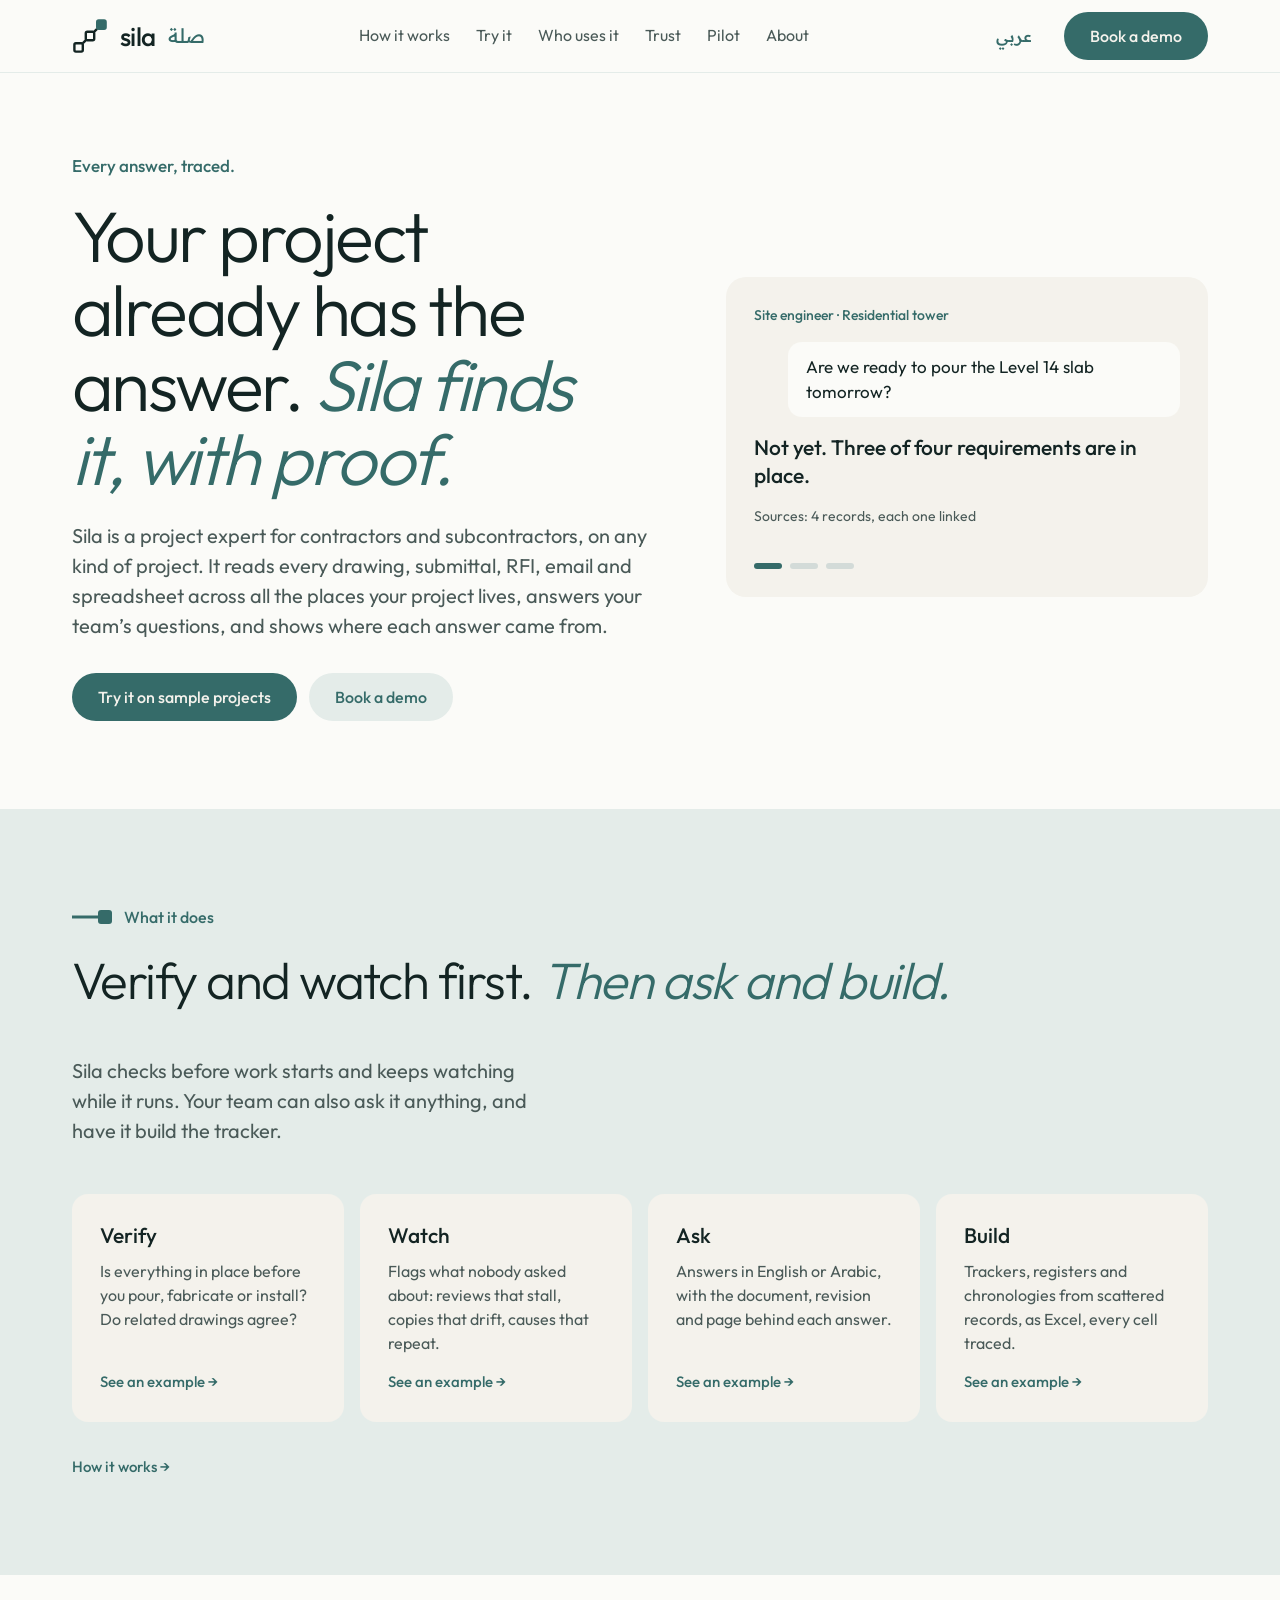
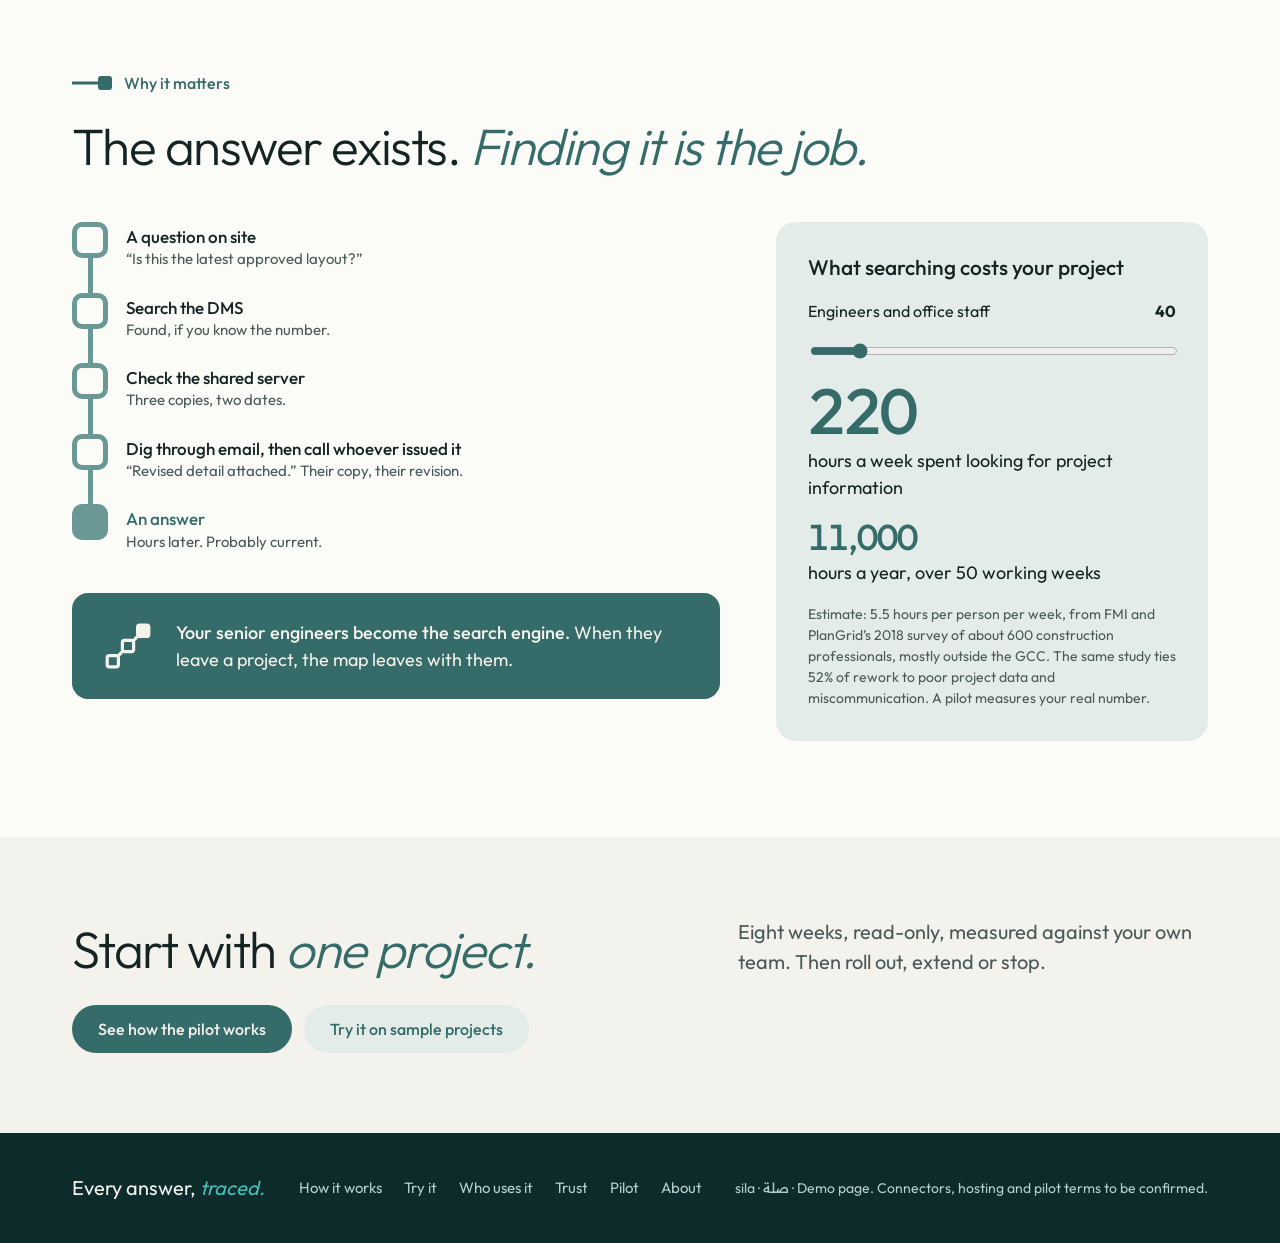
<file: public/index.html>
<!DOCTYPE html>
<html lang="en" dir="ltr">
<head>
<meta charset="utf-8">
<meta name="viewport" content="width=device-width, initial-scale=1">
<title data-k="tt0">Sila · Every answer, traced.</title>
<meta name="description" content="Sila is a project expert for contractors and subcontractors, on any kind of project. It reads every drawing, submittal, RFI and email across all your systems, and shows where each answer came from.">
<link rel="icon" href="favicon.svg" type="image/svg+xml">
<meta property="og:title" content="Sila · Every answer, traced.">
<meta property="og:description" content="The project expert that has read every file. For contractors and subcontractors, in English and Arabic.">
<link rel="preconnect" href="https://fonts.googleapis.com">
<link rel="preconnect" href="https://fonts.gstatic.com" crossorigin>
<link href="https://fonts.googleapis.com/css2?family=Outfit:wght@300;400;500&family=Readex+Pro:wght@300;400;500&display=swap" rel="stylesheet">
<link rel="stylesheet" href="css/site.css">
</head>
<body>
<svg width="0" height="0" style="position:absolute" aria-hidden="true"><symbol id="mark" viewBox="0 0 120 120"><g fill="none" stroke="currentColor" stroke-width="8" stroke-linecap="round"><path d="M38 82 L44 76 M76 44 L82 38"/><rect x="8" y="84" width="28" height="28" rx="5"/><rect x="46" y="46" width="28" height="28" rx="5"/></g><rect x="84" y="8" width="28" height="28" rx="5" fill="var(--top)" stroke="var(--top)" stroke-width="8"/></symbol>
<symbol id="glyph" viewBox="0 0 40 16"><line x1="0" y1="8" x2="28" y2="8" stroke="currentColor" stroke-width="3"/><rect x="26" y="1" width="14" height="14" rx="3" fill="currentColor"/></symbol></svg>

<header class="nav">
  <div class="wrap">
    <a class="brand" href="index.html" aria-label="Sila home"><svg class="mark" width="36" height="36"><use href="#mark"/></svg><b>sila</b><span class="ar">صلة</span></a>
    <nav class="links" id="links" aria-label="Main">
      <a href="product.html" data-k="n1">How it works</a>
      <a href="demo.html" data-k="n2">Try it</a>
      <a href="who.html" data-k="n3">Who uses it</a>
      <a href="trust.html" data-k="n4">Trust</a>
      <a href="pilot.html" data-k="n5">Pilot</a>
      <a href="about.html" data-k="n6">About</a>
    </nav>
    <span class="sp"></span>
    <button class="lang" id="lang" type="button" aria-label="Switch language"><span id="langlabel">عربي</span></button>
    <button class="menu" id="menu" type="button" aria-expanded="false" aria-controls="links" data-k="menu">Menu</button>
    <a class="btn btn-primary" href="pilot.html" data-k="cta">Book a demo</a>
  </div>
</header>

<main id="top">
<section class="hero bg-white">
  <div class="wrap">
    <div>
      <p class="kicker" data-k="kick">Every answer, traced.</p>
      <h1 data-k="h1">Your project already has the answer. <i>Sila finds it, with proof.</i></h1>
      <p class="lead" data-k="hp">Sila is a project expert for contractors and subcontractors, on any kind of project. It reads every drawing, submittal, RFI, email and spreadsheet across all the places your project lives, answers your team’s questions, and shows where each answer came from.</p>
      <div class="ctas"><a class="btn btn-primary" href="demo.html" data-k="c1">Try it on sample projects</a><a class="btn btn-secondary" href="pilot.html" data-k="cta">Book a demo</a></div>
    </div>
    <div class="peek" aria-live="polite">
      <p class="who" id="pk-who"></p>
      <p class="bubble" id="pk-q"></p>
      <p class="ans" id="pk-a"></p>
      <p class="src" id="pk-s"></p>
      <div class="dots" id="pk-dots"></div>
    </div>
  </div>
</section>

<section class="bg-mist" id="does">
  <div class="wrap">
    <div class="label"><svg width="40" height="16"><use href="#glyph"/></svg><span data-k="l9">What it does</span></div>
    <div class="head"><h2 data-k="h2i">Verify and watch first. <i>Then ask and build.</i></h2>
      <p class="lead" data-k="h2ip">Sila checks before work starts and keeps watching while it runs. Your team can also ask it anything, and have it build the tracker.</p></div>
    <div class="grid g4">
      <div class="card"><h3 data-k="fv">Verify</h3><p data-k="fvp">Is everything in place before you pour, fabricate or install? Do related drawings agree?</p><a class="run" href="demo.html#pour" data-k="ex">See an example →</a></div>
      <div class="card"><h3 data-k="fw">Watch</h3><p data-k="fwp">Flags what nobody asked about: reviews that stall, copies that drift, causes that repeat.</p><a class="run" href="demo.html#watch" data-k="ex">See an example →</a></div>
      <div class="card"><h3 data-k="fa">Ask</h3><p data-k="fap">Answers in English or Arabic, with the document, revision and page behind each answer.</p><a class="run" href="demo.html#rev" data-k="ex">See an example →</a></div>
      <div class="card"><h3 data-k="fb">Build</h3><p data-k="fbp">Trackers, registers and chronologies from scattered records, as Excel, every cell traced.</p><a class="run" href="demo.html#subs" data-k="ex">See an example →</a></div>
    </div>
    <p class="more"><a class="run" href="product.html" data-k="hiw">How it works →</a></p>
  </div>
</section>

<section class="bg-white" id="cost">
  <div class="wrap">
    <div class="label"><svg width="40" height="16"><use href="#glyph"/></svg><span data-k="l4">Why it matters</span></div>
    <div class="head"><h2 data-k="h2d">The answer exists. <i>Finding it is the job.</i></h2></div>
    <div class="cost">
      <div>
        <div class="vchain">
          <div class="step"><span class="node"></span><div><h3 data-k="s1">A question on site</h3><p data-k="s1p">“Is this the latest approved layout?”</p></div></div>
          <div class="step"><span class="node"></span><div><h3 data-k="s2">Search the DMS</h3><p data-k="s2p">Found, if you know the number.</p></div></div>
          <div class="step"><span class="node"></span><div><h3 data-k="s3">Check the shared server</h3><p data-k="s3p">Three copies, two dates.</p></div></div>
          <div class="step"><span class="node"></span><div><h3 data-k="s4">Dig through email, then call whoever issued it</h3><p data-k="s4p">“Revised detail attached.” Their copy, their revision.</p></div></div>
          <div class="step"><span class="node"></span><div><h3 data-k="s5">An answer</h3><p data-k="s5p">Hours later. Probably current.</p></div></div>
        </div>
        <div class="bar"><svg class="mark" width="48" height="48"><use href="#mark"/></svg><p data-k="bar1"><b>Your senior engineers become the search engine.</b> When they leave a project, the map leaves with them.</p></div>
      </div>
      <div class="calc">
        <h3 data-k="k1">What searching costs your project</h3>
        <label for="staff"><span data-k="k2">Engineers and office staff</span><b id="staffv" dir="ltr">40</b></label>
        <input type="range" id="staff" min="5" max="300" step="5" value="40">
        <div class="out"><p class="big" id="hw" dir="ltr">220</p><p data-k="k3">hours a week spent looking for project information</p></div>
        <div class="out"><p class="big" id="hy" dir="ltr" style="font-size:36px">11,000</p><p data-k="k4">hours a year, over 50 working weeks</p></div>
        <p class="note" data-k="k5">Estimate: 5.5 hours per person per week, from FMI and PlanGrid’s 2018 survey of about 600 construction professionals, mostly outside the GCC. The same study ties 52% of rework to poor project data and miscommunication. A pilot measures your real number.</p>
      </div>
    </div>
  </div>
</section>

<section class="bg-vellum next">
  <div class="wrap">
    <div class="head"><h2 data-k="h2h">Start with <i>one project.</i></h2>
      <p class="lead" data-k="h2hp">Eight weeks, read-only, measured against your own team. Then roll out, extend or stop.</p></div>
    <div class="ctas"><a class="btn btn-primary" href="pilot.html" data-k="cta2">See how the pilot works</a><a class="btn btn-secondary" href="demo.html" data-k="c1">Try it on sample projects</a></div>
  </div>
</section>
</main>

<footer><div class="wrap">
  <p class="tl" data-k="ft">Every answer, <i>traced.</i></p>
  <nav class="flinks" aria-label="Footer"><a href="product.html" data-k="n1">How it works</a><a href="demo.html" data-k="n2">Try it</a><a href="who.html" data-k="n3">Who uses it</a><a href="trust.html" data-k="n4">Trust</a><a href="pilot.html" data-k="n5">Pilot</a><a href="about.html" data-k="n6">About</a></nav>
  <span data-k="foot">sila · صلة · Demo page. Connectors, hosting and pilot terms to be confirmed.</span>
</div></footer>

<script src="js/demo-data.js"></script>
<script src="js/i18n-ar.js"></script>
<script src="js/site.js"></script>
</body>
</html>
</file>
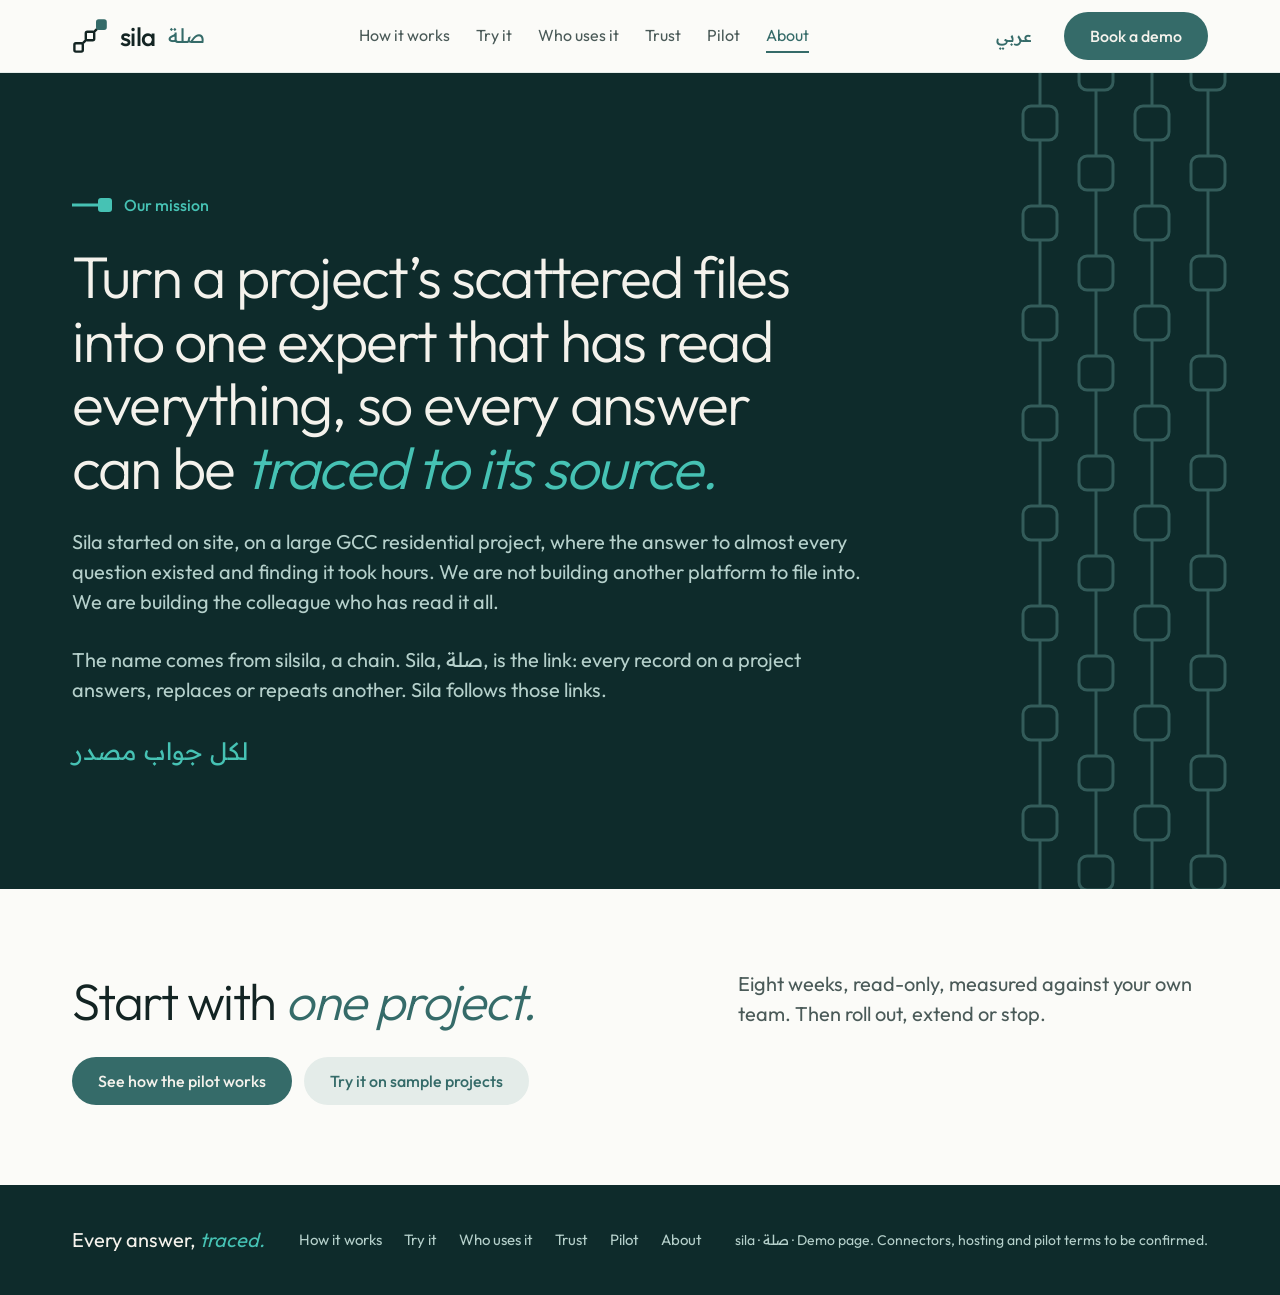
<file: public/about.html>
<!DOCTYPE html>
<html lang="en" dir="ltr">
<head>
<meta charset="utf-8">
<meta name="viewport" content="width=device-width, initial-scale=1">
<title data-k="tt6">About · Sila</title>
<meta name="description" content="Why Sila exists, and where the name comes from.">
<link rel="icon" href="favicon.svg" type="image/svg+xml">
<meta property="og:title" content="Sila · Every answer, traced.">
<meta property="og:description" content="The project expert that has read every file. For contractors and subcontractors, in English and Arabic.">
<link rel="preconnect" href="https://fonts.googleapis.com">
<link rel="preconnect" href="https://fonts.gstatic.com" crossorigin>
<link href="https://fonts.googleapis.com/css2?family=Outfit:wght@300;400;500&family=Readex+Pro:wght@300;400;500&display=swap" rel="stylesheet">
<link rel="stylesheet" href="css/site.css">
</head>
<body>
<svg width="0" height="0" style="position:absolute" aria-hidden="true"><symbol id="mark" viewBox="0 0 120 120"><g fill="none" stroke="currentColor" stroke-width="8" stroke-linecap="round"><path d="M38 82 L44 76 M76 44 L82 38"/><rect x="8" y="84" width="28" height="28" rx="5"/><rect x="46" y="46" width="28" height="28" rx="5"/></g><rect x="84" y="8" width="28" height="28" rx="5" fill="var(--top)" stroke="var(--top)" stroke-width="8"/></symbol>
<symbol id="glyph" viewBox="0 0 40 16"><line x1="0" y1="8" x2="28" y2="8" stroke="currentColor" stroke-width="3"/><rect x="26" y="1" width="14" height="14" rx="3" fill="currentColor"/></symbol></svg>

<header class="nav">
  <div class="wrap">
    <a class="brand" href="index.html" aria-label="Sila home"><svg class="mark" width="36" height="36"><use href="#mark"/></svg><b>sila</b><span class="ar">صلة</span></a>
    <nav class="links" id="links" aria-label="Main">
      <a href="product.html" data-k="n1">How it works</a>
      <a href="demo.html" data-k="n2">Try it</a>
      <a href="who.html" data-k="n3">Who uses it</a>
      <a href="trust.html" data-k="n4">Trust</a>
      <a href="pilot.html" data-k="n5">Pilot</a>
      <a href="about.html" data-k="n6" class="on" aria-current="page">About</a>
    </nav>
    <span class="sp"></span>
    <button class="lang" id="lang" type="button" aria-label="Switch language"><span id="langlabel">عربي</span></button>
    <button class="menu" id="menu" type="button" aria-expanded="false" aria-controls="links" data-k="menu">Menu</button>
    <a class="btn btn-primary" href="pilot.html" data-k="cta">Book a demo</a>
  </div>
</header>

<main id="top">
<section class="pg mission bg-root" id="mission">
  <canvas id="pattern" aria-hidden="true"></canvas>
  <div class="wrap"><div class="inner">
    <div class="label" style="margin:0"><svg width="40" height="16"><use href="#glyph"/></svg><span data-k="l5">Our mission</span></div>
    <h1 data-k="h2e">Turn a project’s scattered files into one expert that has read everything, so every answer can be <i>traced to its source.</i></h1>
    <p data-k="m1">Sila started on site, on a large GCC residential project, where the answer to almost every question existed and finding it took hours. We are not building another platform to file into. We are building the colleague who has read it all.</p>
    <p data-k="m2">The name comes from silsila, a chain. Sila, صلة, is the link: every record on a project answers, replaces or repeats another. Sila follows those links.</p>
    <p class="tag" dir="rtl">لكل جواب مصدر</p>
  </div></div>
</section>

<section class="bg-white next">
  <div class="wrap">
    <div class="head"><h2 data-k="h2h">Start with <i>one project.</i></h2>
      <p class="lead" data-k="h2hp">Eight weeks, read-only, measured against your own team. Then roll out, extend or stop.</p></div>
    <div class="ctas"><a class="btn btn-primary" href="pilot.html" data-k="cta2">See how the pilot works</a><a class="btn btn-secondary" href="demo.html" data-k="c1">Try it on sample projects</a></div>
  </div>
</section>
</main>

<footer><div class="wrap">
  <p class="tl" data-k="ft">Every answer, <i>traced.</i></p>
  <nav class="flinks" aria-label="Footer"><a href="product.html" data-k="n1">How it works</a><a href="demo.html" data-k="n2">Try it</a><a href="who.html" data-k="n3">Who uses it</a><a href="trust.html" data-k="n4">Trust</a><a href="pilot.html" data-k="n5">Pilot</a><a href="about.html" data-k="n6">About</a></nav>
  <span data-k="foot">sila · صلة · Demo page. Connectors, hosting and pilot terms to be confirmed.</span>
</div></footer>

<script src="js/i18n-ar.js"></script>
<script src="js/site.js"></script>
</body>
</html>
</file>
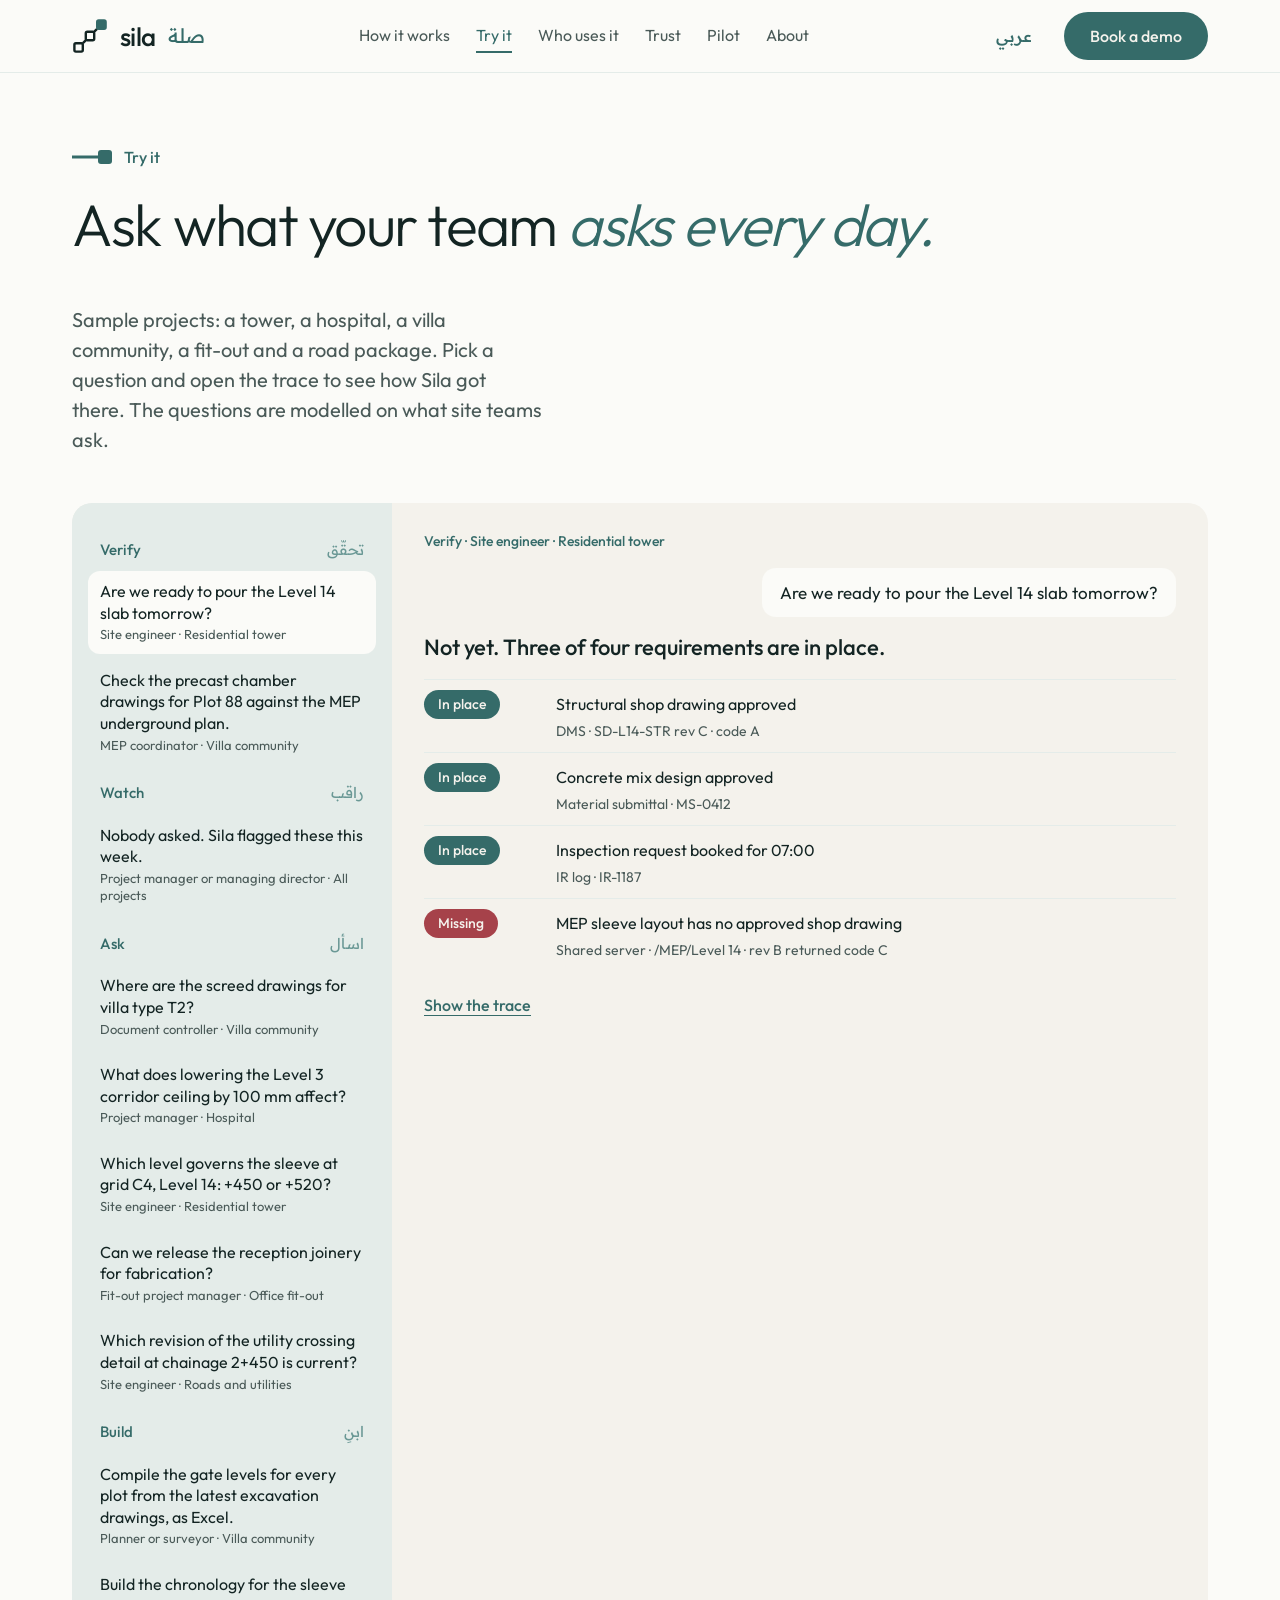
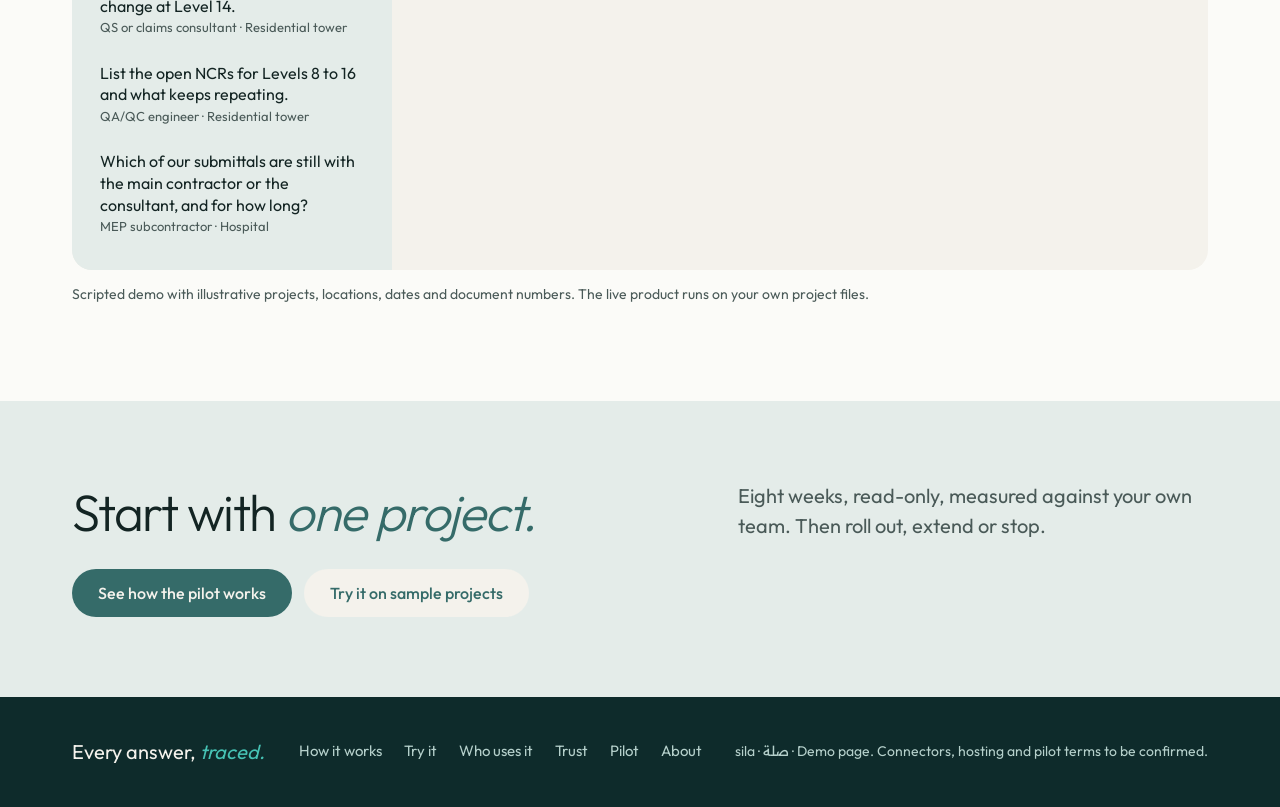
<file: public/demo.html>
<!DOCTYPE html>
<html lang="en" dir="ltr">
<head>
<meta charset="utf-8">
<meta name="viewport" content="width=device-width, initial-scale=1">
<title data-k="tt2">Try it · Sila</title>
<meta name="description" content="Try Sila on sample projects: a tower, a hospital, a villa community, a fit-out and a road package.">
<link rel="icon" href="favicon.svg" type="image/svg+xml">
<meta property="og:title" content="Sila · Every answer, traced.">
<meta property="og:description" content="The project expert that has read every file. For contractors and subcontractors, in English and Arabic.">
<link rel="preconnect" href="https://fonts.googleapis.com">
<link rel="preconnect" href="https://fonts.gstatic.com" crossorigin>
<link href="https://fonts.googleapis.com/css2?family=Outfit:wght@300;400;500&family=Readex+Pro:wght@300;400;500&display=swap" rel="stylesheet">
<link rel="stylesheet" href="css/site.css">
</head>
<body>
<svg width="0" height="0" style="position:absolute" aria-hidden="true"><symbol id="mark" viewBox="0 0 120 120"><g fill="none" stroke="currentColor" stroke-width="8" stroke-linecap="round"><path d="M38 82 L44 76 M76 44 L82 38"/><rect x="8" y="84" width="28" height="28" rx="5"/><rect x="46" y="46" width="28" height="28" rx="5"/></g><rect x="84" y="8" width="28" height="28" rx="5" fill="var(--top)" stroke="var(--top)" stroke-width="8"/></symbol>
<symbol id="glyph" viewBox="0 0 40 16"><line x1="0" y1="8" x2="28" y2="8" stroke="currentColor" stroke-width="3"/><rect x="26" y="1" width="14" height="14" rx="3" fill="currentColor"/></symbol></svg>

<header class="nav">
  <div class="wrap">
    <a class="brand" href="index.html" aria-label="Sila home"><svg class="mark" width="36" height="36"><use href="#mark"/></svg><b>sila</b><span class="ar">صلة</span></a>
    <nav class="links" id="links" aria-label="Main">
      <a href="product.html" data-k="n1">How it works</a>
      <a href="demo.html" data-k="n2" class="on" aria-current="page">Try it</a>
      <a href="who.html" data-k="n3">Who uses it</a>
      <a href="trust.html" data-k="n4">Trust</a>
      <a href="pilot.html" data-k="n5">Pilot</a>
      <a href="about.html" data-k="n6">About</a>
    </nav>
    <span class="sp"></span>
    <button class="lang" id="lang" type="button" aria-label="Switch language"><span id="langlabel">عربي</span></button>
    <button class="menu" id="menu" type="button" aria-expanded="false" aria-controls="links" data-k="menu">Menu</button>
    <a class="btn btn-primary" href="pilot.html" data-k="cta">Book a demo</a>
  </div>
</header>

<main id="top">
<section class="pg bg-white" id="try">
  <div class="wrap">
    <div class="label"><svg width="40" height="16"><use href="#glyph"/></svg><span data-k="l2">Try it</span></div>
    <div class="head"><h1 data-k="h2b">Ask what your team <i>asks every day.</i></h1>
      <p class="lead" data-k="h2bp">Sample projects: a tower, a hospital, a villa community, a fit-out and a road package. Pick a question and open the trace to see how Sila got there. The questions are modelled on what site teams ask.</p></div>
    <div class="console">
      <div class="qlist" id="qlist"></div>
      <div class="panel" id="panel" aria-live="polite"></div>
    </div>
    <p class="note" style="margin-top:14px" data-k="demo">Scripted demo with illustrative projects, locations, dates and document numbers. The live product runs on your own project files.</p>
  </div>
</section>

<section class="bg-mist next">
  <div class="wrap">
    <div class="head"><h2 data-k="h2h">Start with <i>one project.</i></h2>
      <p class="lead" data-k="h2hp">Eight weeks, read-only, measured against your own team. Then roll out, extend or stop.</p></div>
    <div class="ctas"><a class="btn btn-primary" href="pilot.html" data-k="cta2">See how the pilot works</a><a class="btn btn-secondary" href="demo.html" data-k="c1">Try it on sample projects</a></div>
  </div>
</section>
</main>

<footer><div class="wrap">
  <p class="tl" data-k="ft">Every answer, <i>traced.</i></p>
  <nav class="flinks" aria-label="Footer"><a href="product.html" data-k="n1">How it works</a><a href="demo.html" data-k="n2">Try it</a><a href="who.html" data-k="n3">Who uses it</a><a href="trust.html" data-k="n4">Trust</a><a href="pilot.html" data-k="n5">Pilot</a><a href="about.html" data-k="n6">About</a></nav>
  <span data-k="foot">sila · صلة · Demo page. Connectors, hosting and pilot terms to be confirmed.</span>
</div></footer>

<script src="js/demo-data.js"></script>
<script src="js/i18n-ar.js"></script>
<script src="js/site.js"></script>
</body>
</html>
</file>
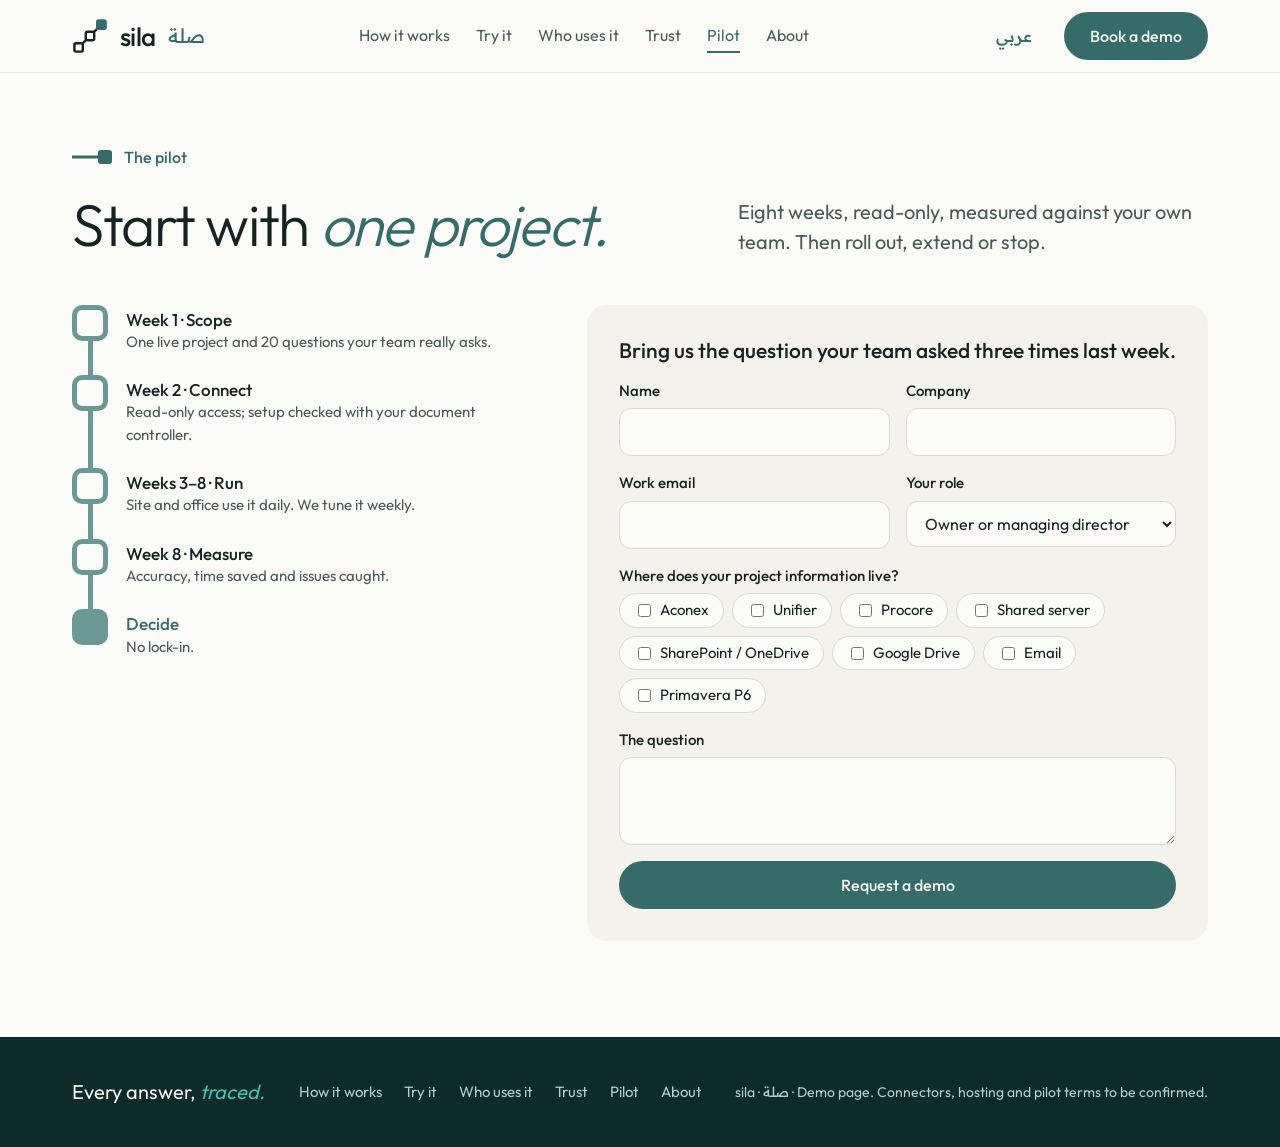
<file: public/pilot.html>
<!DOCTYPE html>
<html lang="en" dir="ltr">
<head>
<meta charset="utf-8">
<meta name="viewport" content="width=device-width, initial-scale=1">
<title data-k="tt5">Pilot · Sila</title>
<meta name="description" content="An eight-week, read-only pilot on one live project, measured against your own team.">
<link rel="icon" href="favicon.svg" type="image/svg+xml">
<meta property="og:title" content="Sila · Every answer, traced.">
<meta property="og:description" content="The project expert that has read every file. For contractors and subcontractors, in English and Arabic.">
<link rel="preconnect" href="https://fonts.googleapis.com">
<link rel="preconnect" href="https://fonts.gstatic.com" crossorigin>
<link href="https://fonts.googleapis.com/css2?family=Outfit:wght@300;400;500&family=Readex+Pro:wght@300;400;500&display=swap" rel="stylesheet">
<link rel="stylesheet" href="css/site.css">
</head>
<body>
<svg width="0" height="0" style="position:absolute" aria-hidden="true"><symbol id="mark" viewBox="0 0 120 120"><g fill="none" stroke="currentColor" stroke-width="8" stroke-linecap="round"><path d="M38 82 L44 76 M76 44 L82 38"/><rect x="8" y="84" width="28" height="28" rx="5"/><rect x="46" y="46" width="28" height="28" rx="5"/></g><rect x="84" y="8" width="28" height="28" rx="5" fill="var(--top)" stroke="var(--top)" stroke-width="8"/></symbol>
<symbol id="glyph" viewBox="0 0 40 16"><line x1="0" y1="8" x2="28" y2="8" stroke="currentColor" stroke-width="3"/><rect x="26" y="1" width="14" height="14" rx="3" fill="currentColor"/></symbol></svg>

<header class="nav">
  <div class="wrap">
    <a class="brand" href="index.html" aria-label="Sila home"><svg class="mark" width="36" height="36"><use href="#mark"/></svg><b>sila</b><span class="ar">صلة</span></a>
    <nav class="links" id="links" aria-label="Main">
      <a href="product.html" data-k="n1">How it works</a>
      <a href="demo.html" data-k="n2">Try it</a>
      <a href="who.html" data-k="n3">Who uses it</a>
      <a href="trust.html" data-k="n4">Trust</a>
      <a href="pilot.html" data-k="n5" class="on" aria-current="page">Pilot</a>
      <a href="about.html" data-k="n6">About</a>
    </nav>
    <span class="sp"></span>
    <button class="lang" id="lang" type="button" aria-label="Switch language"><span id="langlabel">عربي</span></button>
    <button class="menu" id="menu" type="button" aria-expanded="false" aria-controls="links" data-k="menu">Menu</button>
    <a class="btn btn-primary" href="pilot.html" data-k="cta">Book a demo</a>
  </div>
</header>

<main id="top">
<section class="pg bg-white" id="pilot">
  <div class="wrap">
    <div class="label"><svg width="40" height="16"><use href="#glyph"/></svg><span data-k="l8">The pilot</span></div>
    <div class="head"><h1 data-k="h2h">Start with <i>one project.</i></h1>
      <p class="lead" data-k="h2hp">Eight weeks, read-only, measured against your own team. Then roll out, extend or stop.</p></div>
    <div class="pilot">
      <div class="vchain">
        <div class="step"><span class="node"></span><div><h3 data-k="p1">Week 1 · Scope</h3><p data-k="p1p">One live project and 20 questions your team really asks.</p></div></div>
        <div class="step"><span class="node"></span><div><h3 data-k="p2">Week 2 · Connect</h3><p data-k="p2p">Read-only access; setup checked with your document controller.</p></div></div>
        <div class="step"><span class="node"></span><div><h3 data-k="p3">Weeks 3–8 · Run</h3><p data-k="p3p">Site and office use it daily. We tune it weekly.</p></div></div>
        <div class="step"><span class="node"></span><div><h3 data-k="p4">Week 8 · Measure</h3><p data-k="p4p">Accuracy, time saved and issues caught.</p></div></div>
        <div class="step"><span class="node"></span><div><h3 data-k="p5">Decide</h3><p data-k="p5p">No lock-in.</p></div></div>
      </div>
      <div>
        <form id="form" novalidate>
          <h3 data-k="f0">Bring us the question your team asked three times last week.</h3>
          <div class="f2">
            <div class="field" id="fd-name"><label for="f-name" data-k="f1">Name</label><input id="f-name" autocomplete="name"><span class="err" data-k="e1">Enter your name.</span></div>
            <div class="field" id="fd-co"><label for="f-co" data-k="f2">Company</label><input id="f-co" autocomplete="organization"><span class="err" data-k="e2">Enter your company.</span></div>
          </div>
          <div class="f2">
            <div class="field" id="fd-mail"><label for="f-mail" data-k="f3">Work email</label><input id="f-mail" type="email" autocomplete="email" dir="ltr"><span class="err" data-k="e3">Enter a valid email address.</span></div>
            <div class="field"><label for="f-role" data-k="f4">Your role</label><select id="f-role">
              <option data-k="o1">Owner or managing director</option><option data-k="o2">Project or construction manager</option><option data-k="o3">Site or technical engineer</option><option data-k="o4">Document controller</option><option data-k="o5">QA/QC</option><option data-k="o6">QS, contracts or claims</option><option data-k="o8">MEP or specialist subcontractor</option><option data-k="o9">Claims or disputes consultant</option><option data-k="o7">Other</option></select></div>
          </div>
          <div class="field"><span data-k="f5">Where does your project information live?</span>
            <div class="checks" id="f-sys">
              <label><input type="checkbox" value="Aconex">Aconex</label><label><input type="checkbox" value="Unifier">Unifier</label><label><input type="checkbox" value="Procore">Procore</label>
              <label><input type="checkbox" value="Shared server"><span data-k="x1">Shared server</span></label><label><input type="checkbox" value="SharePoint / OneDrive">SharePoint / OneDrive</label>
              <label><input type="checkbox" value="Google Drive">Google Drive</label><label><input type="checkbox" value="Email"><span data-k="x2">Email</span></label><label><input type="checkbox" value="Primavera P6">Primavera P6</label>
            </div></div>
          <div class="field" id="fd-q"><label for="f-q" data-k="f6">The question</label><textarea id="f-q"></textarea><span class="err" data-k="e4">Write one question from your project.</span></div>
          <button class="btn btn-primary" type="submit" data-k="f7">Request a demo</button>
        </form>
        <div class="done" id="done" tabindex="-1">
          <h3 data-k="d1">Your request is ready.</h3>
          <p class="note" data-k="d2">This demo page is not connected to an inbox yet, so nothing was sent. Copy the request below.</p>
          <pre id="summary"></pre>
          <div class="ctas"><button class="btn btn-primary" type="button" id="copy" data-k="d3">Copy request</button><button class="btn btn-secondary" type="button" id="again" data-k="d4">Edit</button></div>
        </div>
      </div>
    </div>
  </div>
</section>
</main>

<footer><div class="wrap">
  <p class="tl" data-k="ft">Every answer, <i>traced.</i></p>
  <nav class="flinks" aria-label="Footer"><a href="product.html" data-k="n1">How it works</a><a href="demo.html" data-k="n2">Try it</a><a href="who.html" data-k="n3">Who uses it</a><a href="trust.html" data-k="n4">Trust</a><a href="pilot.html" data-k="n5">Pilot</a><a href="about.html" data-k="n6">About</a></nav>
  <span data-k="foot">sila · صلة · Demo page. Connectors, hosting and pilot terms to be confirmed.</span>
</div></footer>

<script src="js/i18n-ar.js"></script>
<script src="js/site.js"></script>
</body>
</html>
</file>
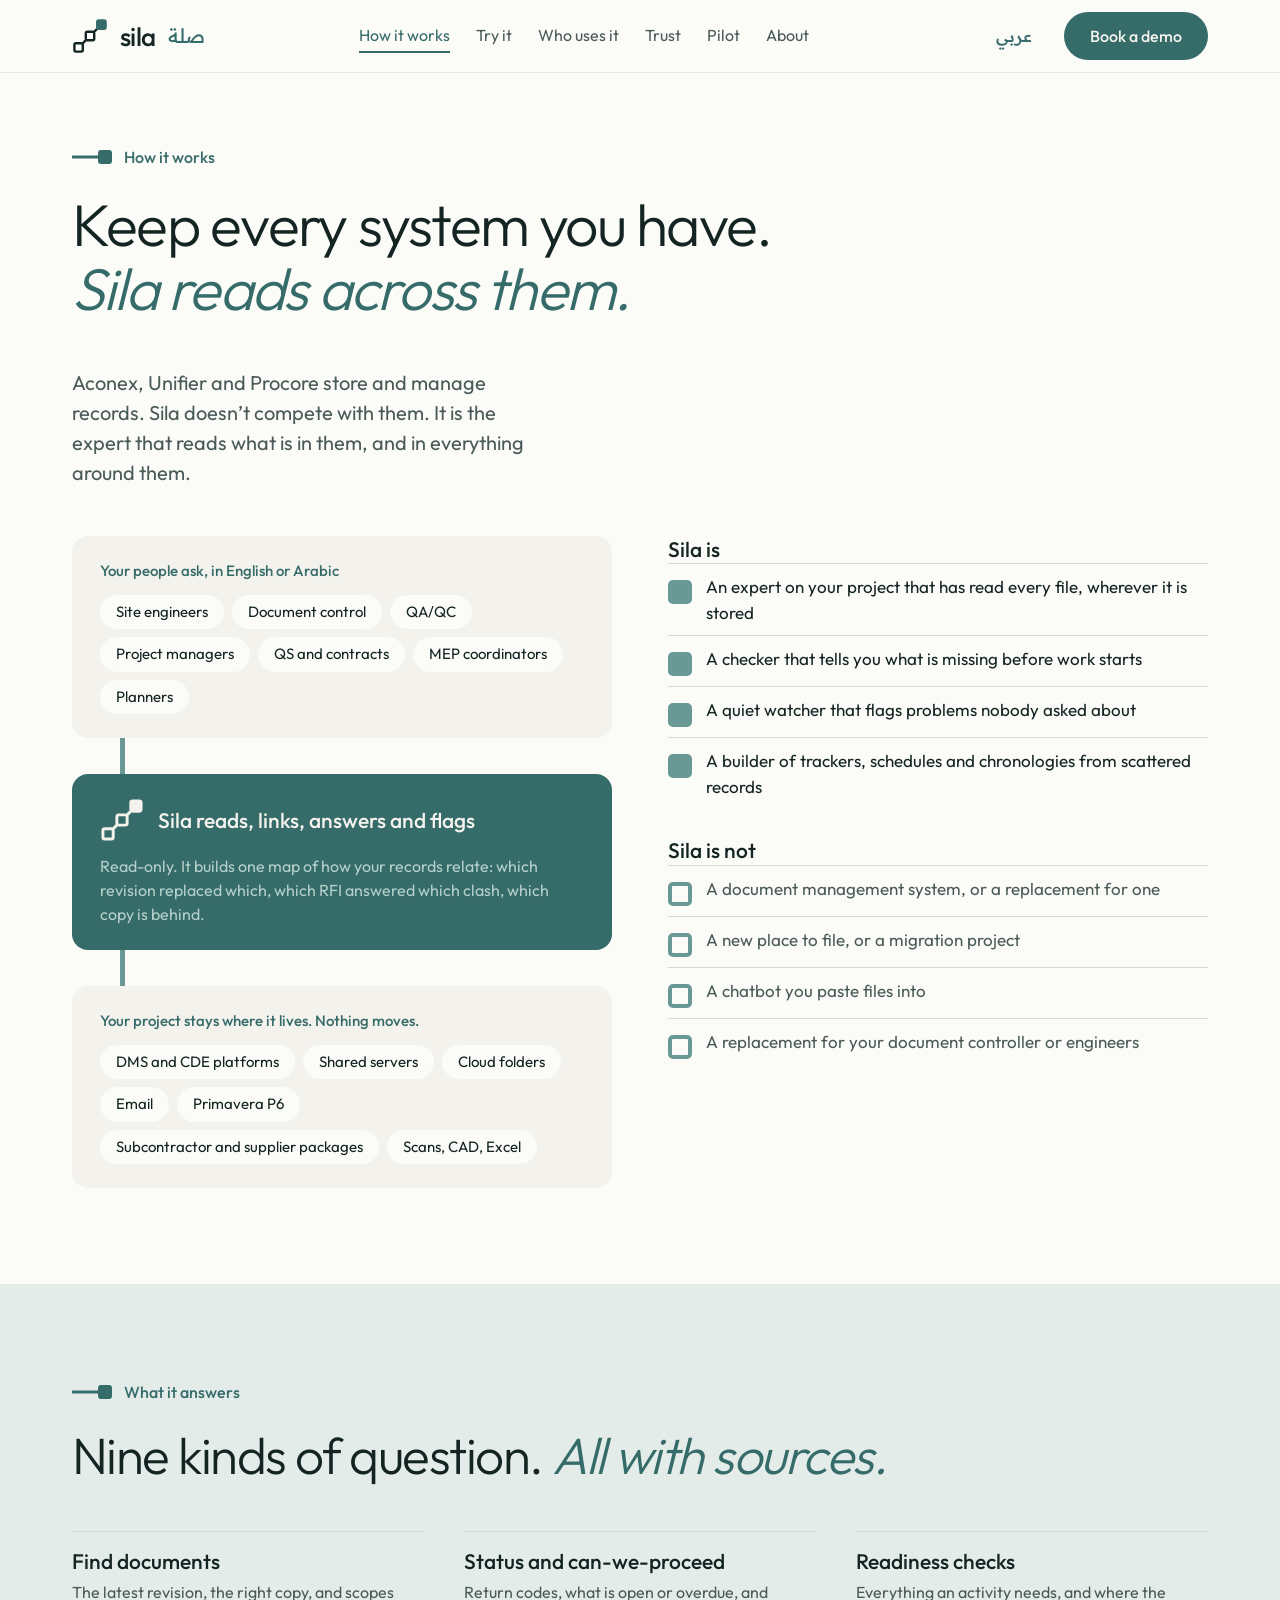
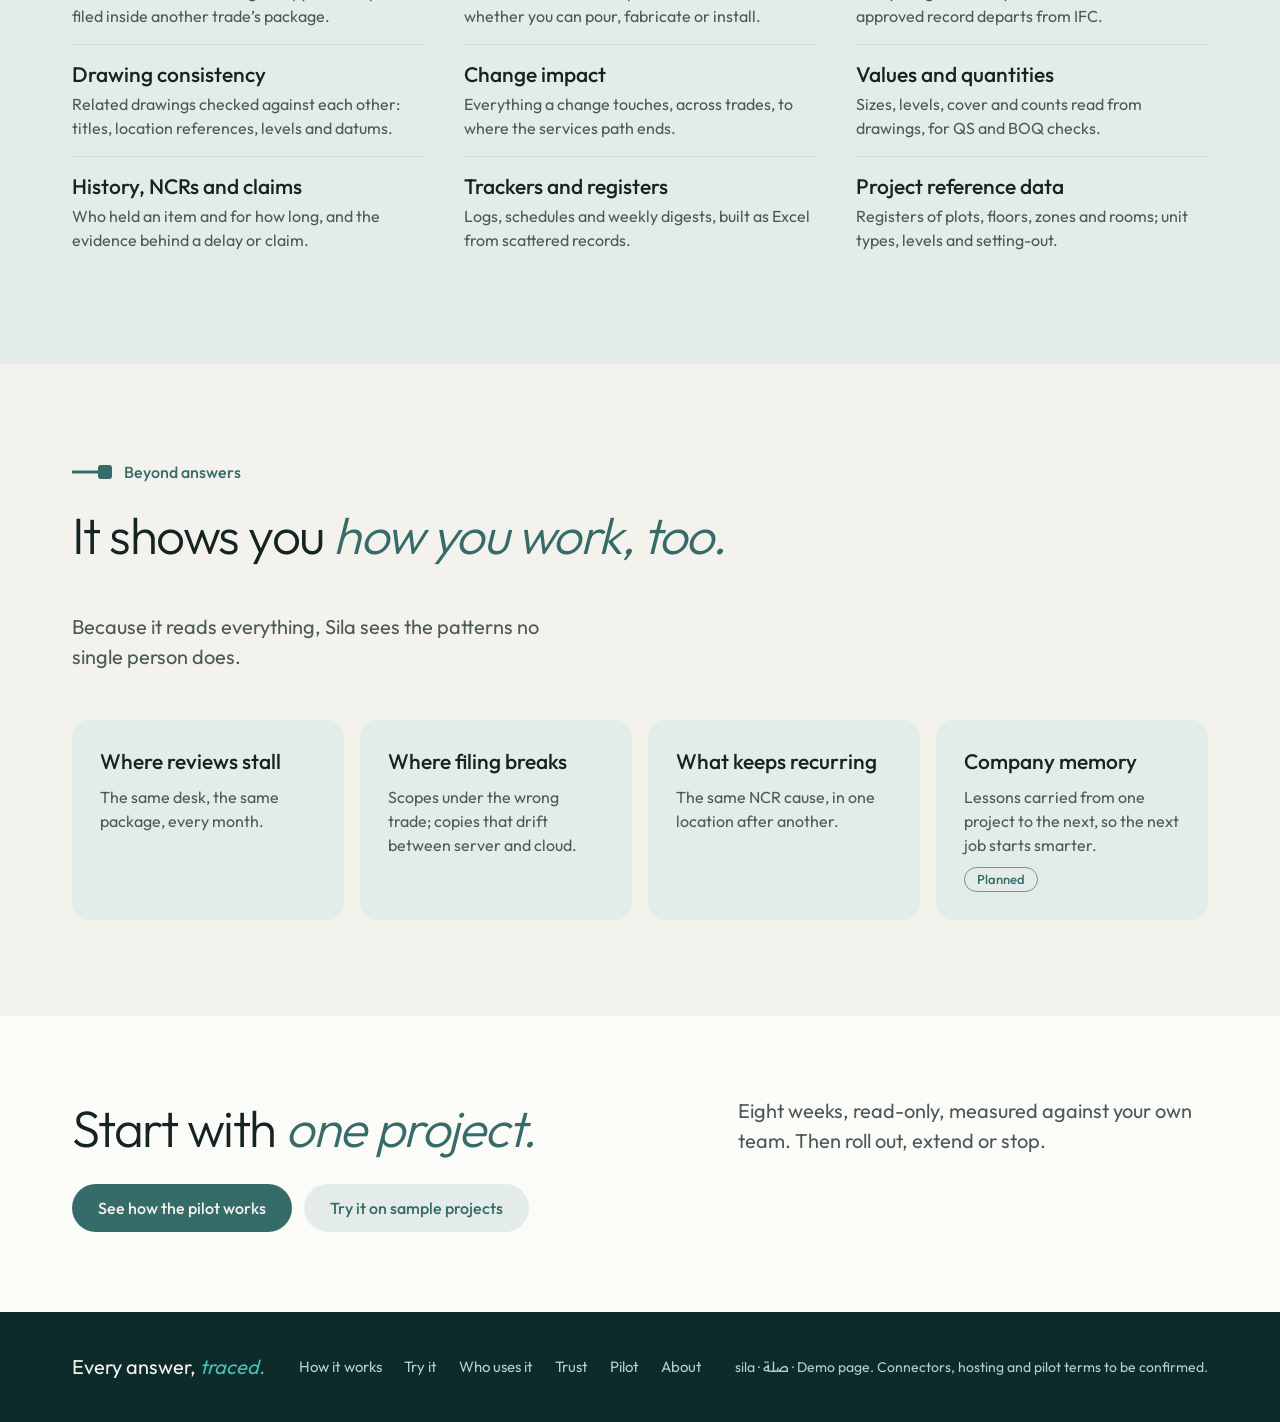
<file: public/product.html>
<!DOCTYPE html>
<html lang="en" dir="ltr">
<head>
<meta charset="utf-8">
<meta name="viewport" content="width=device-width, initial-scale=1">
<title data-k="tt1">How it works · Sila</title>
<meta name="description" content="How Sila reads across your DMS, servers, email and subcontractor packages, and the kinds of question it answers.">
<link rel="icon" href="favicon.svg" type="image/svg+xml">
<meta property="og:title" content="Sila · Every answer, traced.">
<meta property="og:description" content="The project expert that has read every file. For contractors and subcontractors, in English and Arabic.">
<link rel="preconnect" href="https://fonts.googleapis.com">
<link rel="preconnect" href="https://fonts.gstatic.com" crossorigin>
<link href="https://fonts.googleapis.com/css2?family=Outfit:wght@300;400;500&family=Readex+Pro:wght@300;400;500&display=swap" rel="stylesheet">
<link rel="stylesheet" href="css/site.css">
</head>
<body>
<svg width="0" height="0" style="position:absolute" aria-hidden="true"><symbol id="mark" viewBox="0 0 120 120"><g fill="none" stroke="currentColor" stroke-width="8" stroke-linecap="round"><path d="M38 82 L44 76 M76 44 L82 38"/><rect x="8" y="84" width="28" height="28" rx="5"/><rect x="46" y="46" width="28" height="28" rx="5"/></g><rect x="84" y="8" width="28" height="28" rx="5" fill="var(--top)" stroke="var(--top)" stroke-width="8"/></symbol>
<symbol id="glyph" viewBox="0 0 40 16"><line x1="0" y1="8" x2="28" y2="8" stroke="currentColor" stroke-width="3"/><rect x="26" y="1" width="14" height="14" rx="3" fill="currentColor"/></symbol></svg>

<header class="nav">
  <div class="wrap">
    <a class="brand" href="index.html" aria-label="Sila home"><svg class="mark" width="36" height="36"><use href="#mark"/></svg><b>sila</b><span class="ar">صلة</span></a>
    <nav class="links" id="links" aria-label="Main">
      <a href="product.html" data-k="n1" class="on" aria-current="page">How it works</a>
      <a href="demo.html" data-k="n2">Try it</a>
      <a href="who.html" data-k="n3">Who uses it</a>
      <a href="trust.html" data-k="n4">Trust</a>
      <a href="pilot.html" data-k="n5">Pilot</a>
      <a href="about.html" data-k="n6">About</a>
    </nav>
    <span class="sp"></span>
    <button class="lang" id="lang" type="button" aria-label="Switch language"><span id="langlabel">عربي</span></button>
    <button class="menu" id="menu" type="button" aria-expanded="false" aria-controls="links" data-k="menu">Menu</button>
    <a class="btn btn-primary" href="pilot.html" data-k="cta">Book a demo</a>
  </div>
</header>

<main id="top">
<section class="pg bg-white" id="fit">
  <div class="wrap">
    <div class="label"><svg width="40" height="16"><use href="#glyph"/></svg><span data-k="l1">How it works</span></div>
    <div class="head"><h1 data-k="h2a">Keep every system you have. <i>Sila reads across them.</i></h1>
      <p class="lead" data-k="h2ap">Aconex, Unifier and Procore store and manage records. Sila doesn’t compete with them. It is the expert that reads what is in them, and in everything around them.</p></div>
    <div class="fit">
      <div class="stack">
        <div class="layer"><h4 data-k="ly1">Your people ask, in English or Arabic</h4><div class="chips"><span class="chip" data-k="rl1">Site engineers</span><span class="chip" data-k="rl2">Document control</span><span class="chip" data-k="rl3">QA/QC</span><span class="chip" data-k="rl4">Project managers</span><span class="chip" data-k="rl5">QS and contracts</span><span class="chip" data-k="rl6">MEP coordinators</span><span class="chip" data-k="rl7">Planners</span></div></div>
        <div class="join"></div>
        <div class="layer sila"><div class="lrow"><svg class="mark" width="44" height="44"><use href="#mark"/></svg><h3 data-k="ly2">Sila reads, links, answers and flags</h3></div><p data-k="ly2p">Read-only. It builds one map of how your records relate: which revision replaced which, which RFI answered which clash, which copy is behind.</p></div>
        <div class="join"></div>
        <div class="layer"><h4 data-k="ly3">Your project stays where it lives. Nothing moves.</h4><div class="chips"><span class="chip" data-k="sy1">DMS and CDE platforms</span><span class="chip" data-k="sy2">Shared servers</span><span class="chip" data-k="sy3">Cloud folders</span><span class="chip" data-k="sy4">Email</span><span class="chip">Primavera P6</span><span class="chip" data-k="sy5">Subcontractor and supplier packages</span><span class="chip" data-k="sy6">Scans, CAD, Excel</span></div></div>
      </div>
      <div class="isnt">
        <div class="yes"><h3 data-k="is">Sila is</h3><ul>
          <li data-k="is1">An expert on your project that has read every file, wherever it is stored</li>
          <li data-k="is2">A checker that tells you what is missing before work starts</li>
          <li data-k="is3">A quiet watcher that flags problems nobody asked about</li>
          <li data-k="is4">A builder of trackers, schedules and chronologies from scattered records</li></ul></div>
        <div class="no"><h3 data-k="isn">Sila is not</h3><ul>
          <li data-k="isn1">A document management system, or a replacement for one</li>
          <li data-k="isn2">A new place to file, or a migration project</li>
          <li data-k="isn3">A chatbot you paste files into</li>
          <li data-k="isn4">A replacement for your document controller or engineers</li></ul></div>
      </div>
    </div>
  </div>
</section>

<section class="bg-mist" id="caps">
  <div class="wrap">
    <div class="label"><svg width="40" height="16"><use href="#glyph"/></svg><span data-k="l10">What it answers</span></div>
    <div class="head"><h2 data-k="h2j">Nine kinds of question. <i>All with sources.</i></h2></div>
    <div class="caps" style="margin-top:0">
      <div><h3 data-k="cp1">Find documents</h3><p data-k="cp1p">The latest revision, the right copy, and scopes filed inside another trade’s package.</p></div>
      <div><h3 data-k="cp2">Status and can-we-proceed</h3><p data-k="cp2p">Return codes, what is open or overdue, and whether you can pour, fabricate or install.</p></div>
      <div><h3 data-k="cp3">Readiness checks</h3><p data-k="cp3p">Everything an activity needs, and where the approved record departs from IFC.</p></div>
      <div><h3 data-k="cp4">Drawing consistency</h3><p data-k="cp4p">Related drawings checked against each other: titles, location references, levels and datums.</p></div>
      <div><h3 data-k="cp5">Change impact</h3><p data-k="cp5p">Everything a change touches, across trades, to where the services path ends.</p></div>
      <div><h3 data-k="cp6">Values and quantities</h3><p data-k="cp6p">Sizes, levels, cover and counts read from drawings, for QS and BOQ checks.</p></div>
      <div><h3 data-k="cp7">History, NCRs and claims</h3><p data-k="cp7p">Who held an item and for how long, and the evidence behind a delay or claim.</p></div>
      <div><h3 data-k="cp8">Trackers and registers</h3><p data-k="cp8p">Logs, schedules and weekly digests, built as Excel from scattered records.</p></div>
      <div><h3 data-k="cp9">Project reference data</h3><p data-k="cp9p">Registers of plots, floors, zones and rooms; unit types, levels and setting-out.</p></div>
    </div>
  </div>
</section>

<section class="bg-vellum" id="more">
  <div class="wrap">
    <div class="label"><svg width="40" height="16"><use href="#glyph"/></svg><span data-k="l6">Beyond answers</span></div>
    <div class="head"><h2 data-k="h2f">It shows you <i>how you work, too.</i></h2>
      <p class="lead" data-k="h2fp">Because it reads everything, Sila sees the patterns no single person does.</p></div>
    <div class="grid g4">
      <div class="card"><h3 data-k="b1">Where reviews stall</h3><p data-k="b1p">The same desk, the same package, every month.</p></div>
      <div class="card"><h3 data-k="b2">Where filing breaks</h3><p data-k="b2p">Scopes under the wrong trade; copies that drift between server and cloud.</p></div>
      <div class="card"><h3 data-k="b3">What keeps recurring</h3><p data-k="b3p">The same NCR cause, in one location after another.</p></div>
      <div class="card"><h3 data-k="b4">Company memory</h3><p data-k="b4p">Lessons carried from one project to the next, so the next job starts smarter.</p><span class="soon" data-k="soon">Planned</span></div>
    </div>
  </div>
</section>

<section class="bg-white next">
  <div class="wrap">
    <div class="head"><h2 data-k="h2h">Start with <i>one project.</i></h2>
      <p class="lead" data-k="h2hp">Eight weeks, read-only, measured against your own team. Then roll out, extend or stop.</p></div>
    <div class="ctas"><a class="btn btn-primary" href="pilot.html" data-k="cta2">See how the pilot works</a><a class="btn btn-secondary" href="demo.html" data-k="c1">Try it on sample projects</a></div>
  </div>
</section>
</main>

<footer><div class="wrap">
  <p class="tl" data-k="ft">Every answer, <i>traced.</i></p>
  <nav class="flinks" aria-label="Footer"><a href="product.html" data-k="n1">How it works</a><a href="demo.html" data-k="n2">Try it</a><a href="who.html" data-k="n3">Who uses it</a><a href="trust.html" data-k="n4">Trust</a><a href="pilot.html" data-k="n5">Pilot</a><a href="about.html" data-k="n6">About</a></nav>
  <span data-k="foot">sila · صلة · Demo page. Connectors, hosting and pilot terms to be confirmed.</span>
</div></footer>

<script src="js/i18n-ar.js"></script>
<script src="js/site.js"></script>
</body>
</html>
</file>
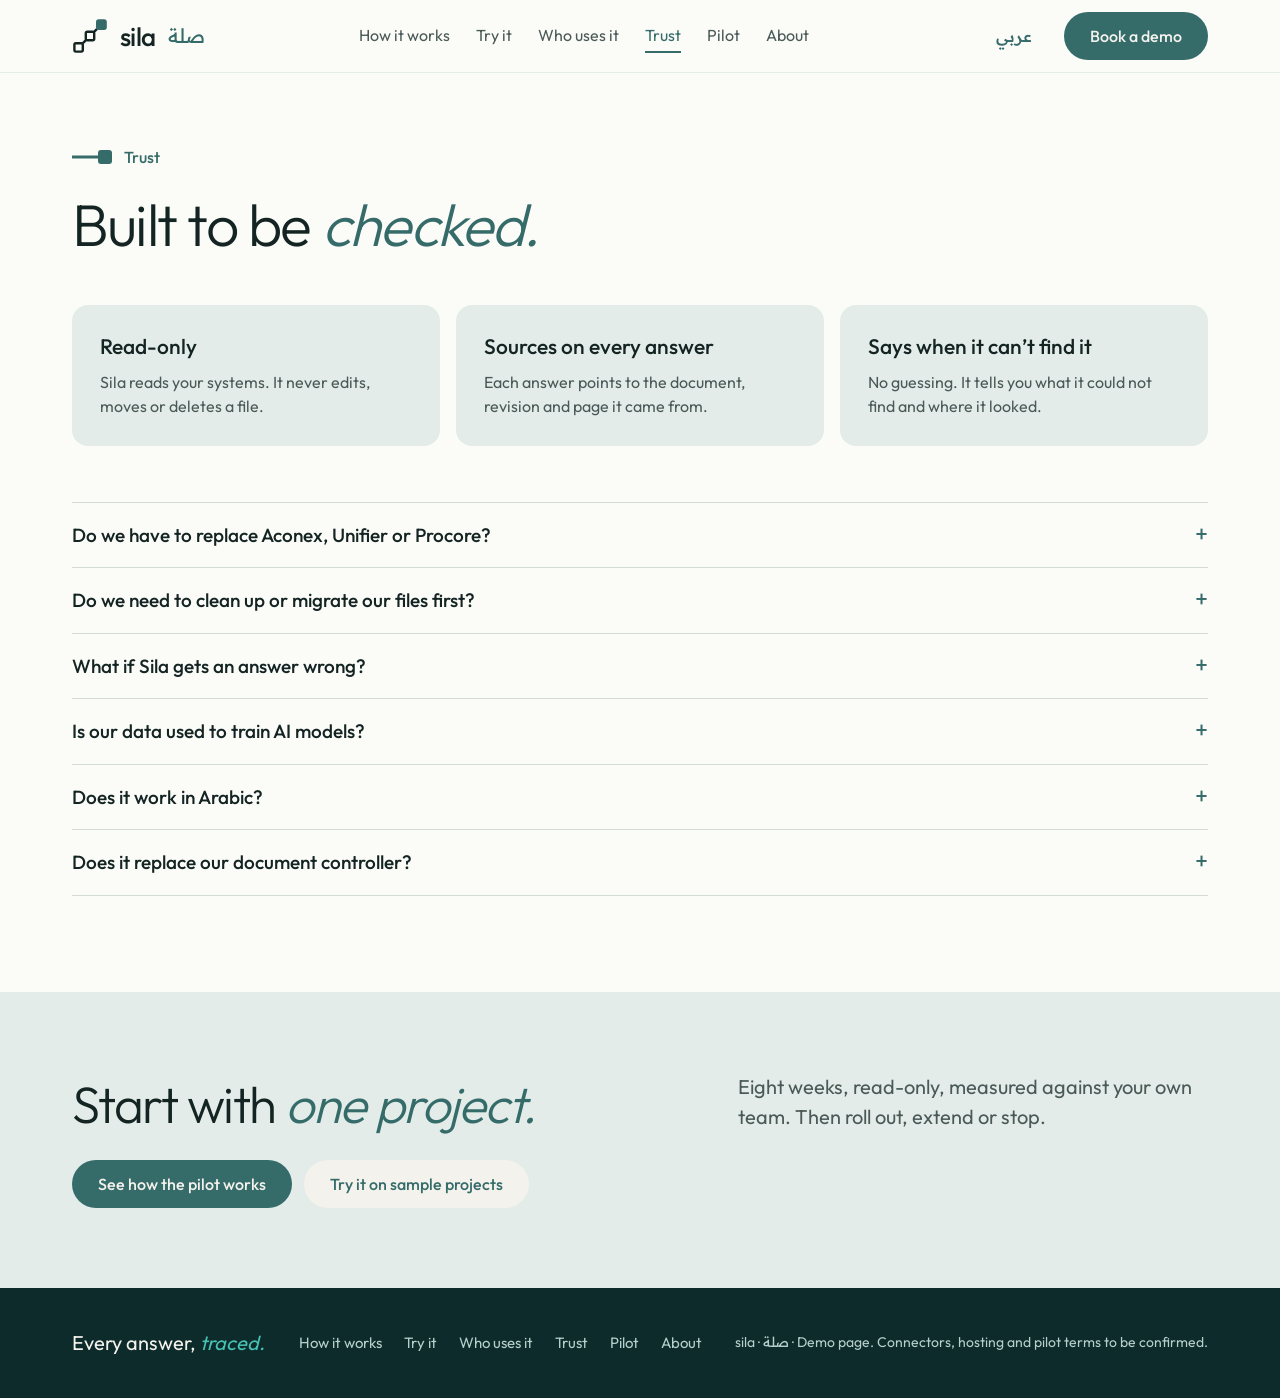
<file: public/trust.html>
<!DOCTYPE html>
<html lang="en" dir="ltr">
<head>
<meta charset="utf-8">
<meta name="viewport" content="width=device-width, initial-scale=1">
<title data-k="tt4">Trust · Sila</title>
<meta name="description" content="Read-only, sources on every answer, and it says when it cannot find something. Answers to common questions.">
<link rel="icon" href="favicon.svg" type="image/svg+xml">
<meta property="og:title" content="Sila · Every answer, traced.">
<meta property="og:description" content="The project expert that has read every file. For contractors and subcontractors, in English and Arabic.">
<link rel="preconnect" href="https://fonts.googleapis.com">
<link rel="preconnect" href="https://fonts.gstatic.com" crossorigin>
<link href="https://fonts.googleapis.com/css2?family=Outfit:wght@300;400;500&family=Readex+Pro:wght@300;400;500&display=swap" rel="stylesheet">
<link rel="stylesheet" href="css/site.css">
</head>
<body>
<svg width="0" height="0" style="position:absolute" aria-hidden="true"><symbol id="mark" viewBox="0 0 120 120"><g fill="none" stroke="currentColor" stroke-width="8" stroke-linecap="round"><path d="M38 82 L44 76 M76 44 L82 38"/><rect x="8" y="84" width="28" height="28" rx="5"/><rect x="46" y="46" width="28" height="28" rx="5"/></g><rect x="84" y="8" width="28" height="28" rx="5" fill="var(--top)" stroke="var(--top)" stroke-width="8"/></symbol>
<symbol id="glyph" viewBox="0 0 40 16"><line x1="0" y1="8" x2="28" y2="8" stroke="currentColor" stroke-width="3"/><rect x="26" y="1" width="14" height="14" rx="3" fill="currentColor"/></symbol></svg>

<header class="nav">
  <div class="wrap">
    <a class="brand" href="index.html" aria-label="Sila home"><svg class="mark" width="36" height="36"><use href="#mark"/></svg><b>sila</b><span class="ar">صلة</span></a>
    <nav class="links" id="links" aria-label="Main">
      <a href="product.html" data-k="n1">How it works</a>
      <a href="demo.html" data-k="n2">Try it</a>
      <a href="who.html" data-k="n3">Who uses it</a>
      <a href="trust.html" data-k="n4" class="on" aria-current="page">Trust</a>
      <a href="pilot.html" data-k="n5">Pilot</a>
      <a href="about.html" data-k="n6">About</a>
    </nav>
    <span class="sp"></span>
    <button class="lang" id="lang" type="button" aria-label="Switch language"><span id="langlabel">عربي</span></button>
    <button class="menu" id="menu" type="button" aria-expanded="false" aria-controls="links" data-k="menu">Menu</button>
    <a class="btn btn-primary" href="pilot.html" data-k="cta">Book a demo</a>
  </div>
</header>

<main id="top">
<section class="pg bg-white" id="trust">
  <div class="wrap">
    <div class="label"><svg width="40" height="16"><use href="#glyph"/></svg><span data-k="l7">Trust</span></div>
    <div class="head"><h1 data-k="h2g">Built to be <i>checked.</i></h1></div>
    <div class="grid g3" style="margin-bottom:56px">
      <div class="card"><h3 data-k="t1">Read-only</h3><p data-k="t1p">Sila reads your systems. It never edits, moves or deletes a file.</p></div>
      <div class="card"><h3 data-k="t2">Sources on every answer</h3><p data-k="t2p">Each answer points to the document, revision and page it came from.</p></div>
      <div class="card"><h3 data-k="t3">Says when it can’t find it</h3><p data-k="t3p">No guessing. It tells you what it could not find and where it looked.</p></div>
    </div>
    <div id="faq">
      <details><summary data-k="q1">Do we have to replace Aconex, Unifier or Procore?</summary><p data-k="a1">No. Sila is not a DMS and does not store your records. It reads from the systems you already run, plus the shared servers, inboxes and subcontractor and supplier packages those systems do not cover.</p></details>
      <details><summary data-k="q2">Do we need to clean up or migrate our files first?</summary><p data-k="a2">No. Messy servers, scanned approvals and inconsistent file names are the starting point. Your document controller reviews the setup before go-live.</p></details>
      <details><summary data-k="q3">What if Sila gets an answer wrong?</summary><p data-k="a3">Every answer shows its sources, so anyone can check it in seconds. Where records conflict, Sila reports both and says which is newer; it does not pick one unless an instruction or RFI settles it.</p></details>
      <details><summary data-k="q4">Is our data used to train AI models?</summary><p data-k="a4">Your project data is never used to train models for anyone else. Hosting region: [to confirm].</p></details>
      <details><summary data-k="q5">Does it work in Arabic?</summary><p data-k="a5">Yes. Ask in Arabic, English or a mix. Sources stay in their original language.</p></details>
      <details><summary data-k="q6">Does it replace our document controller?</summary><p data-k="a6">No. It takes the “can you find me” requests off their desk. Filing, transmittals and control of the record stay with your team.</p></details>
    </div>
  </div>
</section>

<section class="bg-mist next">
  <div class="wrap">
    <div class="head"><h2 data-k="h2h">Start with <i>one project.</i></h2>
      <p class="lead" data-k="h2hp">Eight weeks, read-only, measured against your own team. Then roll out, extend or stop.</p></div>
    <div class="ctas"><a class="btn btn-primary" href="pilot.html" data-k="cta2">See how the pilot works</a><a class="btn btn-secondary" href="demo.html" data-k="c1">Try it on sample projects</a></div>
  </div>
</section>
</main>

<footer><div class="wrap">
  <p class="tl" data-k="ft">Every answer, <i>traced.</i></p>
  <nav class="flinks" aria-label="Footer"><a href="product.html" data-k="n1">How it works</a><a href="demo.html" data-k="n2">Try it</a><a href="who.html" data-k="n3">Who uses it</a><a href="trust.html" data-k="n4">Trust</a><a href="pilot.html" data-k="n5">Pilot</a><a href="about.html" data-k="n6">About</a></nav>
  <span data-k="foot">sila · صلة · Demo page. Connectors, hosting and pilot terms to be confirmed.</span>
</div></footer>

<script src="js/i18n-ar.js"></script>
<script src="js/site.js"></script>
</body>
</html>
</file>
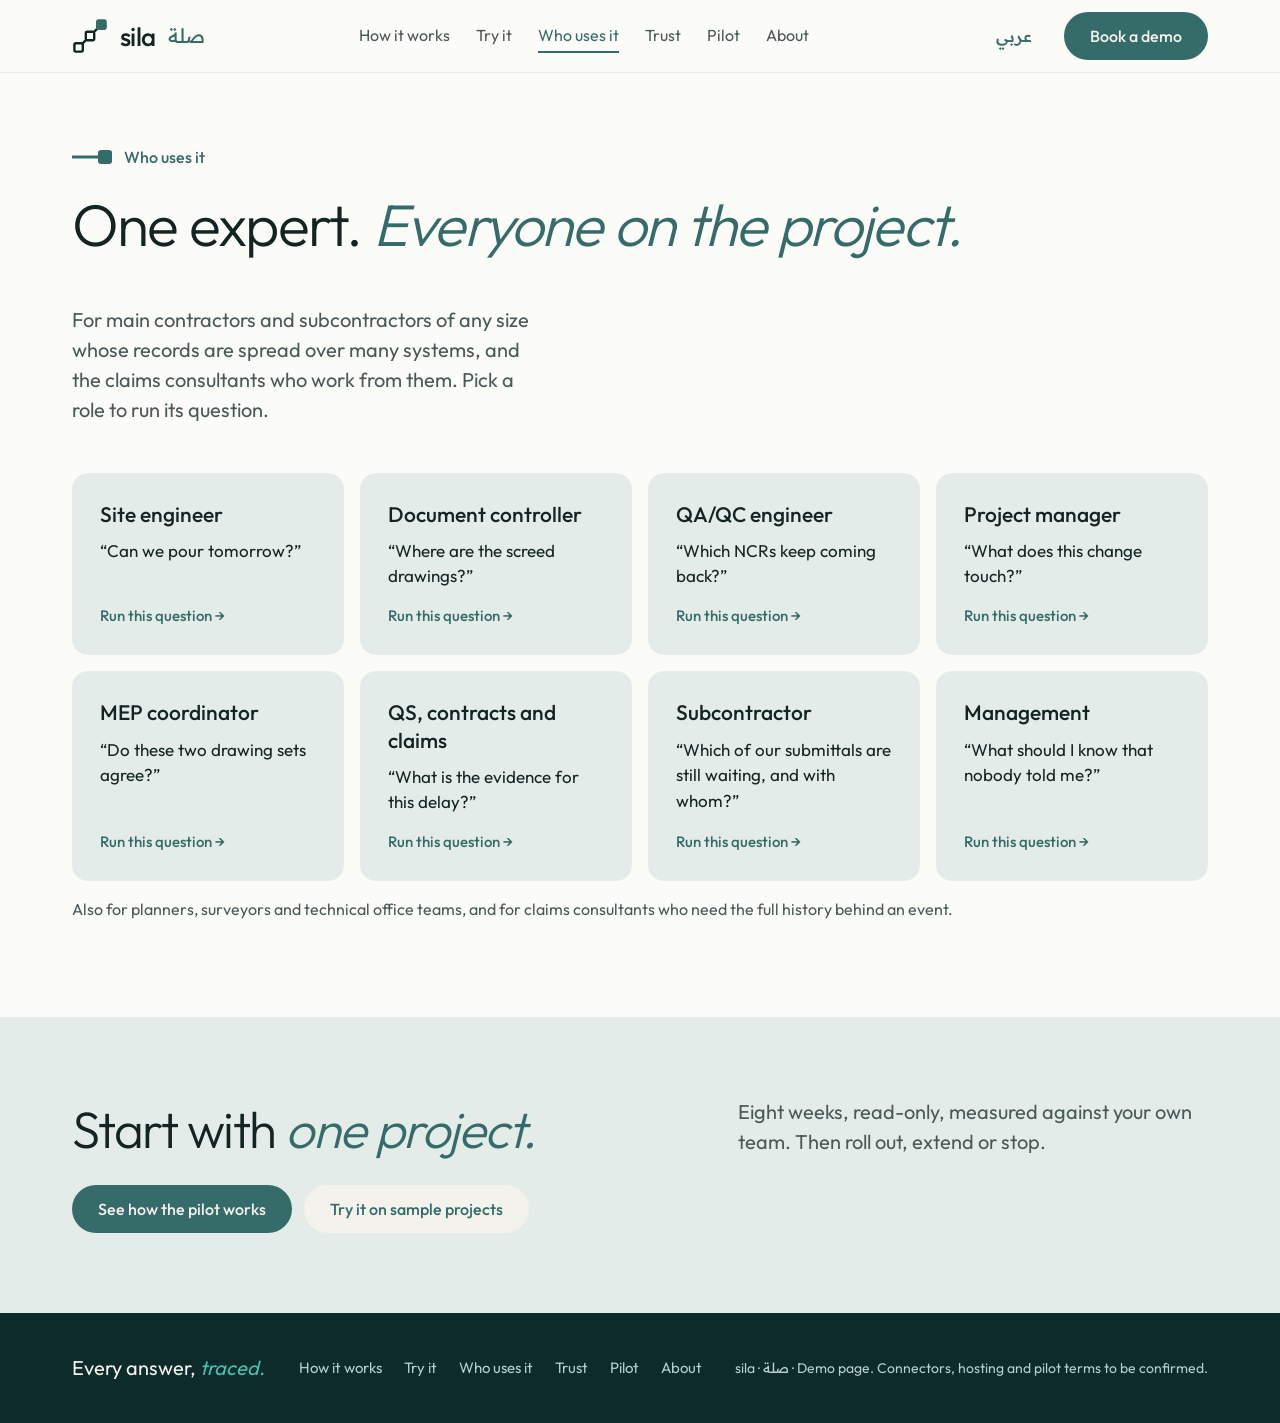
<file: public/who.html>
<!DOCTYPE html>
<html lang="en" dir="ltr">
<head>
<meta charset="utf-8">
<meta name="viewport" content="width=device-width, initial-scale=1">
<title data-k="tt3">Who uses it · Sila</title>
<meta name="description" content="Sila for main contractors, subcontractors and claims consultants: site, document control, QA/QC, PMs, QS and management.">
<link rel="icon" href="favicon.svg" type="image/svg+xml">
<meta property="og:title" content="Sila · Every answer, traced.">
<meta property="og:description" content="The project expert that has read every file. For contractors and subcontractors, in English and Arabic.">
<link rel="preconnect" href="https://fonts.googleapis.com">
<link rel="preconnect" href="https://fonts.gstatic.com" crossorigin>
<link href="https://fonts.googleapis.com/css2?family=Outfit:wght@300;400;500&family=Readex+Pro:wght@300;400;500&display=swap" rel="stylesheet">
<link rel="stylesheet" href="css/site.css">
</head>
<body>
<svg width="0" height="0" style="position:absolute" aria-hidden="true"><symbol id="mark" viewBox="0 0 120 120"><g fill="none" stroke="currentColor" stroke-width="8" stroke-linecap="round"><path d="M38 82 L44 76 M76 44 L82 38"/><rect x="8" y="84" width="28" height="28" rx="5"/><rect x="46" y="46" width="28" height="28" rx="5"/></g><rect x="84" y="8" width="28" height="28" rx="5" fill="var(--top)" stroke="var(--top)" stroke-width="8"/></symbol>
<symbol id="glyph" viewBox="0 0 40 16"><line x1="0" y1="8" x2="28" y2="8" stroke="currentColor" stroke-width="3"/><rect x="26" y="1" width="14" height="14" rx="3" fill="currentColor"/></symbol></svg>

<header class="nav">
  <div class="wrap">
    <a class="brand" href="index.html" aria-label="Sila home"><svg class="mark" width="36" height="36"><use href="#mark"/></svg><b>sila</b><span class="ar">صلة</span></a>
    <nav class="links" id="links" aria-label="Main">
      <a href="product.html" data-k="n1">How it works</a>
      <a href="demo.html" data-k="n2">Try it</a>
      <a href="who.html" data-k="n3" class="on" aria-current="page">Who uses it</a>
      <a href="trust.html" data-k="n4">Trust</a>
      <a href="pilot.html" data-k="n5">Pilot</a>
      <a href="about.html" data-k="n6">About</a>
    </nav>
    <span class="sp"></span>
    <button class="lang" id="lang" type="button" aria-label="Switch language"><span id="langlabel">عربي</span></button>
    <button class="menu" id="menu" type="button" aria-expanded="false" aria-controls="links" data-k="menu">Menu</button>
    <a class="btn btn-primary" href="pilot.html" data-k="cta">Book a demo</a>
  </div>
</header>

<main id="top">
<section class="pg bg-white" id="who">
  <div class="wrap">
    <div class="label"><svg width="40" height="16"><use href="#glyph"/></svg><span data-k="l3">Who uses it</span></div>
    <div class="head"><h1 data-k="h2c">One expert. <i>Everyone on the project.</i></h1>
      <p class="lead" data-k="h2cp">For main contractors and subcontractors of any size whose records are spread over many systems, and the claims consultants who work from them. Pick a role to run its question.</p></div>
    <div class="grid g4" id="roles"></div>
  </div>
</section>

<section class="bg-mist next">
  <div class="wrap">
    <div class="head"><h2 data-k="h2h">Start with <i>one project.</i></h2>
      <p class="lead" data-k="h2hp">Eight weeks, read-only, measured against your own team. Then roll out, extend or stop.</p></div>
    <div class="ctas"><a class="btn btn-primary" href="pilot.html" data-k="cta2">See how the pilot works</a><a class="btn btn-secondary" href="demo.html" data-k="c1">Try it on sample projects</a></div>
  </div>
</section>
</main>

<footer><div class="wrap">
  <p class="tl" data-k="ft">Every answer, <i>traced.</i></p>
  <nav class="flinks" aria-label="Footer"><a href="product.html" data-k="n1">How it works</a><a href="demo.html" data-k="n2">Try it</a><a href="who.html" data-k="n3">Who uses it</a><a href="trust.html" data-k="n4">Trust</a><a href="pilot.html" data-k="n5">Pilot</a><a href="about.html" data-k="n6">About</a></nav>
  <span data-k="foot">sila · صلة · Demo page. Connectors, hosting and pilot terms to be confirmed.</span>
</div></footer>

<script src="js/demo-data.js"></script>
<script src="js/i18n-ar.js"></script>
<script src="js/site.js"></script>
</body>
</html>
</file>
<file: public/css/site.css>
/* Sila public site. Layout idea: the product is the page. A working console carries the story;
   calm alternating grounds, light headings with one italic teal phrase, the chain as the only diagram,
   Root + chain pattern reserved for the mission band. */
:root{
  --teal:#356B69; --root:#0E2B2B; --thread:#46C2B4; --vellum:#F4F2EC; --mist:#E4ECE9; --white:#FBFBF8;
  --ink:#132423; --body:#4A5A58; --pale:#B5D0CB; --line:#6A9895; --hair:#D3DBD8;
  --in:#356B69; --pending:#3A6EA5; --missing:#A6424A; --super:#636E6D;
  --latin:'Petrov Sans','Outfit','Readex Pro',Arial,sans-serif;
  --arabic:'Readex Pro',Arial,sans-serif;
  --wrap:1200px; color-scheme:light;
}
*{box-sizing:border-box}
html{scroll-behavior:smooth;scroll-padding-top:88px}
@media (prefers-reduced-motion:reduce){html{scroll-behavior:auto}}
body{margin:0;background:var(--white);color:var(--ink);font-family:var(--latin);font-size:18px;line-height:1.5;-webkit-font-smoothing:antialiased}
html[lang="ar"] body{font-family:var(--arabic)}
h1,h2,h3,h4,p,ul{margin:0} ul{padding:0;list-style:none}
a{color:inherit} button,input,select,textarea{font:inherit;color:inherit}
:focus-visible{outline:3px solid var(--thread);outline-offset:3px;border-radius:6px}
.wrap{max-width:var(--wrap);margin:0 auto;padding:0 32px}
section{padding:96px 0}
.bg-white{background:var(--white)} .bg-mist{background:var(--mist)} .bg-vellum{background:var(--vellum)} .bg-root{background:var(--root);color:var(--vellum)}
.mark{flex-shrink:0;color:var(--ink);--top:var(--teal)}

.label{display:flex;align-items:center;gap:12px;font-size:16px;font-weight:500;color:var(--teal);margin-bottom:24px}
html[dir="rtl"] .label svg{transform:scaleX(-1)}
.bg-root .label{color:var(--thread)}
h1{font-size:clamp(42px,5.6vw,76px);font-weight:300;letter-spacing:-0.035em;line-height:1.04;text-wrap:balance}
h2{font-size:clamp(32px,4vw,54px);font-weight:300;letter-spacing:-0.03em;line-height:1.08;text-wrap:balance}
h1 i,h2 i{color:var(--teal)} .bg-root h2 i{color:var(--thread)}
html[lang="ar"] h1,html[lang="ar"] h2{letter-spacing:0;line-height:1.35}
html[lang="ar"] h1 i,html[lang="ar"] h2 i{font-style:normal}
h3{font-size:21px;font-weight:500;line-height:1.3}
h4{font-size:15px;font-weight:500;color:var(--teal)}
.lead{font-size:20px;color:var(--body);max-width:60ch}
.head{display:flex;justify-content:space-between;align-items:flex-end;gap:48px;margin-bottom:48px;flex-wrap:wrap}
.head .lead{max-width:470px}
.note{font-size:14px;color:var(--body)}

.btn{display:inline-flex;align-items:center;justify-content:center;font-size:16px;font-weight:500;padding:12px 26px;border-radius:28px;border:0;text-decoration:none;cursor:pointer}
.btn-primary{background:var(--teal);color:var(--vellum)} .btn-primary:hover{background:#2C5B59}
.btn-secondary{background:var(--mist);color:var(--teal)} .btn-secondary:hover{background:#D7E3DF}
.bg-mist .btn-secondary{background:var(--vellum)}
.pill{display:inline-block;font-size:14px;font-weight:500;color:var(--vellum);padding:4px 14px;border-radius:20px;white-space:nowrap}
.p-in{background:var(--in)} .p-pending{background:var(--pending)} .p-missing{background:var(--missing)} .p-super{background:var(--super)}
.chip{display:inline-block;font-size:15px;padding:6px 16px;border-radius:20px;background:var(--white);color:var(--ink)}

/* nav */
.nav{position:sticky;top:0;z-index:20;background:rgba(251,251,248,.94);backdrop-filter:blur(8px);border-bottom:1px solid var(--mist)}
.nav .wrap{display:flex;align-items:center;gap:24px;height:72px}
.brand{display:flex;align-items:center;gap:12px;text-decoration:none}
.brand b{font-size:26px;font-weight:500;letter-spacing:-0.02em;font-family:var(--latin)}
.brand .ar{font-family:var(--arabic);font-size:20px;color:var(--teal)}
.links{flex:1;display:flex;gap:26px;justify-content:center}
.links a{font-size:16px;color:var(--body);text-decoration:none;padding:4px 0;border-bottom:2px solid transparent}
.links a:hover,.links a.on{color:var(--teal)} .links a.on{border-color:var(--teal)}
.lang,.menu{font-size:16px;font-weight:500;color:var(--teal);background:none;border:0;cursor:pointer;padding:8px}
.menu{display:none}

/* sub pages: the first section carries the page h1 */
.pg{padding-top:72px}
.pg h1{font-size:clamp(36px,4.6vw,60px);letter-spacing:-0.03em;line-height:1.08}
.mission h1{color:var(--vellum)} .bg-root h1 i{color:var(--thread)}
.next{padding:80px 0} .next .head{margin-bottom:28px}
.more{margin-top:28px}
a.run{text-decoration:none;display:inline-block}

/* hero */
.hero{padding:80px 0 88px}
.hero .wrap{display:grid;grid-template-columns:1.1fr .9fr;gap:64px;align-items:center}
.kicker{font-size:17px;font-weight:500;color:var(--teal);margin-bottom:20px}
.hero .lead{margin:24px 0 32px}
.ctas{display:flex;gap:12px;flex-wrap:wrap}
.peek{background:var(--vellum);border-radius:20px;padding:28px;display:flex;flex-direction:column;gap:16px;min-height:320px}
.peek .who{font-size:14px;font-weight:500;color:var(--teal)}
.bubble{align-self:flex-end;background:var(--white);border-radius:14px;padding:12px 18px;font-size:17px;max-width:92%}
.peek .ans{font-size:21px;font-weight:500;line-height:1.35}
.peek .src{font-size:14px;color:var(--body)}
.dots{display:flex;gap:8px;margin-top:auto}
.dots button{width:28px;height:6px;border-radius:3px;border:0;background:var(--hair);cursor:pointer;padding:0}
.dots button.on{background:var(--teal)}

/* fit */
.fit{display:grid;grid-template-columns:1fr 1fr;gap:56px;align-items:start}
.stack{display:flex;flex-direction:column}
.layer{border-radius:16px;padding:24px 28px;display:flex;flex-direction:column;gap:12px;background:var(--vellum)}
.layer.sila{background:var(--teal);color:var(--vellum)} .layer.sila p{color:var(--pale);font-size:16px}
.layer.sila .lrow{display:flex;align-items:center;gap:14px} .layer.sila .mark{color:var(--vellum);--top:var(--vellum)}
.layer .chips{display:flex;flex-wrap:wrap;gap:8px}
.join{height:36px;width:5px;background:var(--line);margin-inline-start:48px}
.isnt{display:flex;flex-direction:column;gap:28px}
.isnt li{display:flex;gap:14px;align-items:flex-start;padding:10px 0;border-top:1px solid var(--hair);font-size:17px}
.isnt li::before{content:"";width:16px;height:16px;margin-top:6px;flex-shrink:0;border-radius:5px;border:4px solid var(--line)}
.isnt .yes li::before{background:var(--line)}
.isnt .no li{color:var(--body)}

/* console */
.console{display:grid;grid-template-columns:320px 1fr;background:var(--vellum);border-radius:20px;overflow:hidden;min-height:560px}
.qlist{background:var(--mist);padding:24px 16px;display:flex;flex-direction:column;gap:6px}
.qlist h4{padding:12px 12px 4px;display:flex;justify-content:space-between}
.qlist h4 span:last-child{font-family:var(--arabic);font-weight:400;color:var(--line)}
html[lang="ar"] .qlist h4 span:last-child{display:none}
.qbtn{text-align:start;background:none;border:0;border-radius:12px;padding:10px 12px;cursor:pointer;display:flex;flex-direction:column;gap:2px;font-size:16px;line-height:1.35}
.qbtn small{font-size:13px;color:var(--body)}
.qbtn:hover{background:rgba(251,251,248,.6)} .qbtn.on{background:var(--white)}
.qsel{display:none;width:100%;padding:12px;border-radius:12px;border:1px solid var(--hair);background:var(--white);font-size:16px}
.panel{padding:28px 32px;display:flex;flex-direction:column;gap:16px;min-width:0}
.panel .role{font-size:14px;font-weight:500;color:var(--teal)}
.panel .ans{font-size:22px;font-weight:500;line-height:1.35}
.rows{display:flex;flex-direction:column}
.row{display:grid;grid-template-columns:118px 1fr;gap:2px 14px;align-items:center;padding:10px 0;border-top:1px solid var(--mist);font-size:16px}
.row .src{grid-column:2;font-size:14px;color:var(--body)}
.typing{display:flex;gap:6px;padding:8px 0}
.typing i{width:8px;height:8px;border-radius:4px;background:var(--line);animation:blink 1s infinite}
.typing i:nth-child(2){animation-delay:.15s}.typing i:nth-child(3){animation-delay:.3s}
@keyframes blink{50%{opacity:.25}}
.tbl{overflow-x:auto;background:var(--white);border-radius:12px}
table{border-collapse:collapse;width:100%;font-size:15px;font-variant-numeric:tabular-nums}
th,td{text-align:start;padding:9px 14px;border-bottom:1px solid var(--mist);white-space:nowrap}
th{font-weight:500;color:var(--teal)}
.file{display:inline-flex;align-items:center;gap:10px;background:var(--white);border-radius:12px;padding:10px 16px;font-size:15px;align-self:flex-start}
.file b{font-weight:500;color:var(--vellum);background:var(--teal);border-radius:6px;padding:2px 8px;font-size:13px}
.flag{background:var(--white);border-radius:12px;padding:14px 18px;display:flex;flex-direction:column;gap:4px}
.flag h4{font-size:14px}.flag p{font-size:16px}.flag .src{font-size:14px;color:var(--body)}
.tracebtn{align-self:flex-start;background:none;border:0;padding:6px 0;color:var(--teal);font-size:16px;font-weight:500;cursor:pointer;text-decoration:underline;text-underline-offset:4px}
.trace{padding-top:8px}
.caps{display:grid;grid-template-columns:repeat(3,1fr);gap:0 40px;margin-top:48px}
.caps div{padding:16px 0;border-top:1px solid var(--hair);display:flex;flex-direction:column;gap:4px}
.caps p{font-size:16px;color:var(--body)}

/* chains */
.chain{display:grid;grid-template-columns:repeat(var(--n),1fr)}
.step{position:relative;display:flex;flex-direction:column;gap:20px;padding-inline-end:28px}
.node{width:48px;height:48px;border:5px solid var(--line);border-radius:12px;flex-shrink:0;position:relative;z-index:1}
.step:last-child .node{background:var(--line)}
.step:not(:last-child)::before{content:"";position:absolute;top:21px;inset-inline-start:48px;inset-inline-end:0;height:5px;background:var(--line)}
.step h3{font-size:19px} .step:last-child h3{color:var(--teal)} .step p{font-size:16px;color:var(--body)}
.vchain{display:flex;flex-direction:column}
.vchain .step{flex-direction:row;gap:18px;padding:0 0 22px}
.vchain .step > div{padding-top:4px}
.vchain .node{width:36px;height:36px;border-radius:10px}
.vchain .step:not(:last-child)::before{top:36px;bottom:0;inset-inline-start:15.5px;inset-inline-end:auto;width:5px;height:auto}
.vchain .step h3{font-size:17px} .vchain .step p{font-size:15px}
.vchain .step:last-child{padding-bottom:0}

/* cards */
.grid{display:grid;gap:16px} .g3{grid-template-columns:repeat(3,1fr)} .g4{grid-template-columns:repeat(4,1fr)} .g2{grid-template-columns:1fr 1fr}
.card{border-radius:16px;padding:28px;display:flex;flex-direction:column;gap:10px}
.bg-white .card{background:var(--mist)} .bg-mist .card{background:var(--vellum)} .bg-vellum .card{background:var(--mist)}
.card p{color:var(--body);font-size:16px}
.card .ask{color:var(--ink);font-size:17px}
.run{align-self:flex-start;margin-top:auto;background:none;border:0;padding:6px 0 0;color:var(--teal);font-size:15px;font-weight:500;cursor:pointer}
.run:hover{text-decoration:underline}
.soon{align-self:flex-start;font-size:13px;font-weight:500;color:var(--teal);border:1.5px solid var(--line);border-radius:20px;padding:2px 12px}

/* cost */
.cost{display:grid;grid-template-columns:1.2fr .8fr;gap:56px;align-items:start}
.calc{background:var(--mist);border-radius:20px;padding:32px;display:flex;flex-direction:column;gap:18px}
.calc label{font-size:16px;display:flex;justify-content:space-between;gap:12px}
.calc input[type=range]{width:100%;accent-color:var(--teal)}
.calc .big{font-size:clamp(48px,5vw,72px);font-weight:500;letter-spacing:-0.03em;line-height:1;color:var(--teal);font-variant-numeric:tabular-nums}
.calc .out{display:flex;flex-direction:column;gap:4px}

.bar{display:flex;align-items:center;gap:24px;background:var(--teal);color:var(--vellum);border-radius:16px;padding:26px 32px;margin-top:40px}
.bar p{font-size:18px} .bar b{font-weight:500} .bar .mark{color:var(--vellum);--top:var(--vellum)}

/* mission */
.mission{position:relative;overflow:hidden;padding:120px 0}
.mission canvas{position:absolute;top:0;inset-inline-end:48px;height:100%;width:240px;pointer-events:none}
.mission .inner{position:relative;max-width:820px;display:flex;flex-direction:column;gap:28px}
.mission h2{color:var(--vellum)}
.mission p{color:var(--pale);font-size:20px;max-width:62ch}
html[dir="ltr"] .mission .tag{text-align:left}
.mission .tag{font-family:var(--arabic);font-size:24px;color:var(--thread)}

/* faq */
details{border-top:1px solid var(--hair);padding:18px 0}
details:last-child{border-bottom:1px solid var(--hair)}
summary{cursor:pointer;font-size:19px;font-weight:500;list-style:none;display:flex;justify-content:space-between;gap:16px}
summary::-webkit-details-marker{display:none}
summary::after{content:"+";color:var(--teal);font-weight:400;font-size:24px;line-height:1}
details[open] summary::after{content:"–"}
details p{color:var(--body);font-size:17px;max-width:70ch;padding-top:10px}

/* pilot form */
.pilot{display:grid;grid-template-columns:.85fr 1.15fr;gap:56px;align-items:start}
form,.done{background:var(--vellum);border-radius:20px;padding:32px;display:flex;flex-direction:column;gap:16px}
.f2{display:grid;grid-template-columns:1fr 1fr;gap:16px}
.field{display:flex;flex-direction:column;gap:6px;font-size:15px;font-weight:500}
.field input,.field select,.field textarea{font-weight:400;font-size:16px;padding:11px 14px;border-radius:12px;border:1.5px solid var(--hair);background:var(--white);width:100%}
.field textarea{min-height:88px;resize:vertical}
.field .err{color:var(--missing);font-weight:400;font-size:14px;display:none}
.field.bad input,.field.bad textarea{border-color:var(--missing)} .field.bad .err{display:block}
.checks{display:flex;flex-wrap:wrap;gap:8px}
.checks label{font-size:15px;font-weight:400;background:var(--white);border:1.5px solid var(--hair);border-radius:20px;padding:5px 14px;cursor:pointer;display:flex;gap:6px;align-items:center}
.checks input{accent-color:var(--teal);width:auto;padding:0}
.done{display:none} .done pre{white-space:pre-wrap;font:inherit;font-size:15px;background:var(--white);border-radius:12px;padding:16px;margin:0}

footer{background:var(--root);color:var(--pale);padding:40px 0;font-size:14px}
footer .wrap{display:flex;justify-content:space-between;gap:24px;flex-wrap:wrap;align-items:center}
footer .tl{font-size:20px;color:var(--vellum)} footer .tl i{color:var(--thread)}
.flinks{display:flex;flex-wrap:wrap;gap:8px 22px} .flinks a{color:var(--pale);text-decoration:none;font-size:15px} .flinks a:hover{color:var(--vellum)}

@media (max-width:960px){
  .hero .wrap,.fit,.cost,.pilot{grid-template-columns:1fr}
  .g4,.g3{grid-template-columns:1fr 1fr} .caps{grid-template-columns:1fr 1fr}
  .links{display:none;position:absolute;top:72px;inset-inline:0;background:var(--white);flex-direction:column;gap:0;padding:8px 32px 16px;border-bottom:1px solid var(--mist)}
  .links.open{display:flex} .links a{padding:12px 0}
  .menu{display:block} .nav .sp{flex:1}
  .console{grid-template-columns:1fr} .qlist{padding:16px} .qlist > *:not(.qsel){display:none} .qsel{display:block}
  .mission canvas{opacity:.3}
}
@media (max-width:640px){
  .wrap{padding:0 16px} section{padding:64px 0}
  .g4,.g3,.g2,.caps,.f2{grid-template-columns:1fr}
  .nav .btn{display:none} .links{padding-inline:16px}
  .chain{grid-template-columns:1fr}
  .chain .step{flex-direction:row;gap:20px;padding:0 0 28px} .chain .step > div{padding-top:8px}
  .chain .step:not(:last-child)::before{top:48px;bottom:0;inset-inline-start:21px;inset-inline-end:auto;width:5px;height:auto}
  .bar{flex-direction:column;align-items:flex-start}
  .row{grid-template-columns:1fr} .row .src{grid-column:1}
  .panel{padding:20px 16px}
}
</file>
